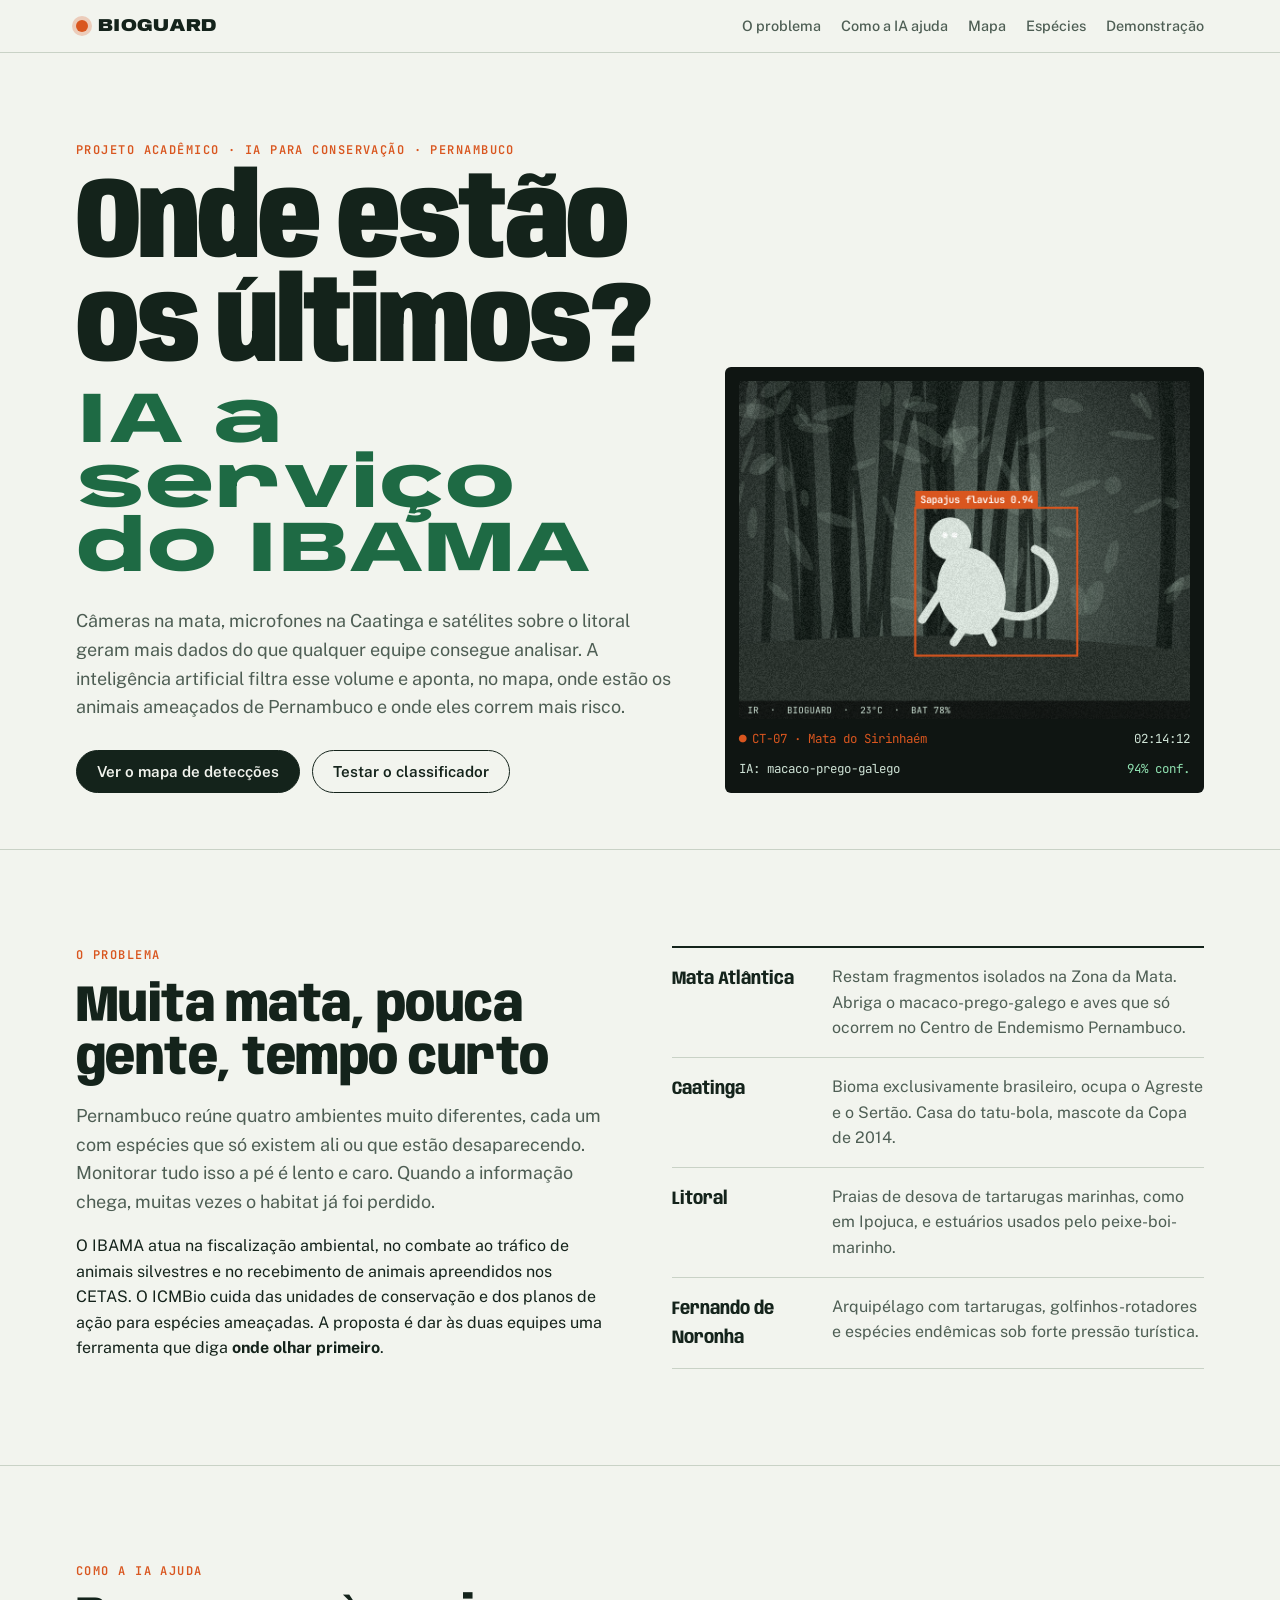
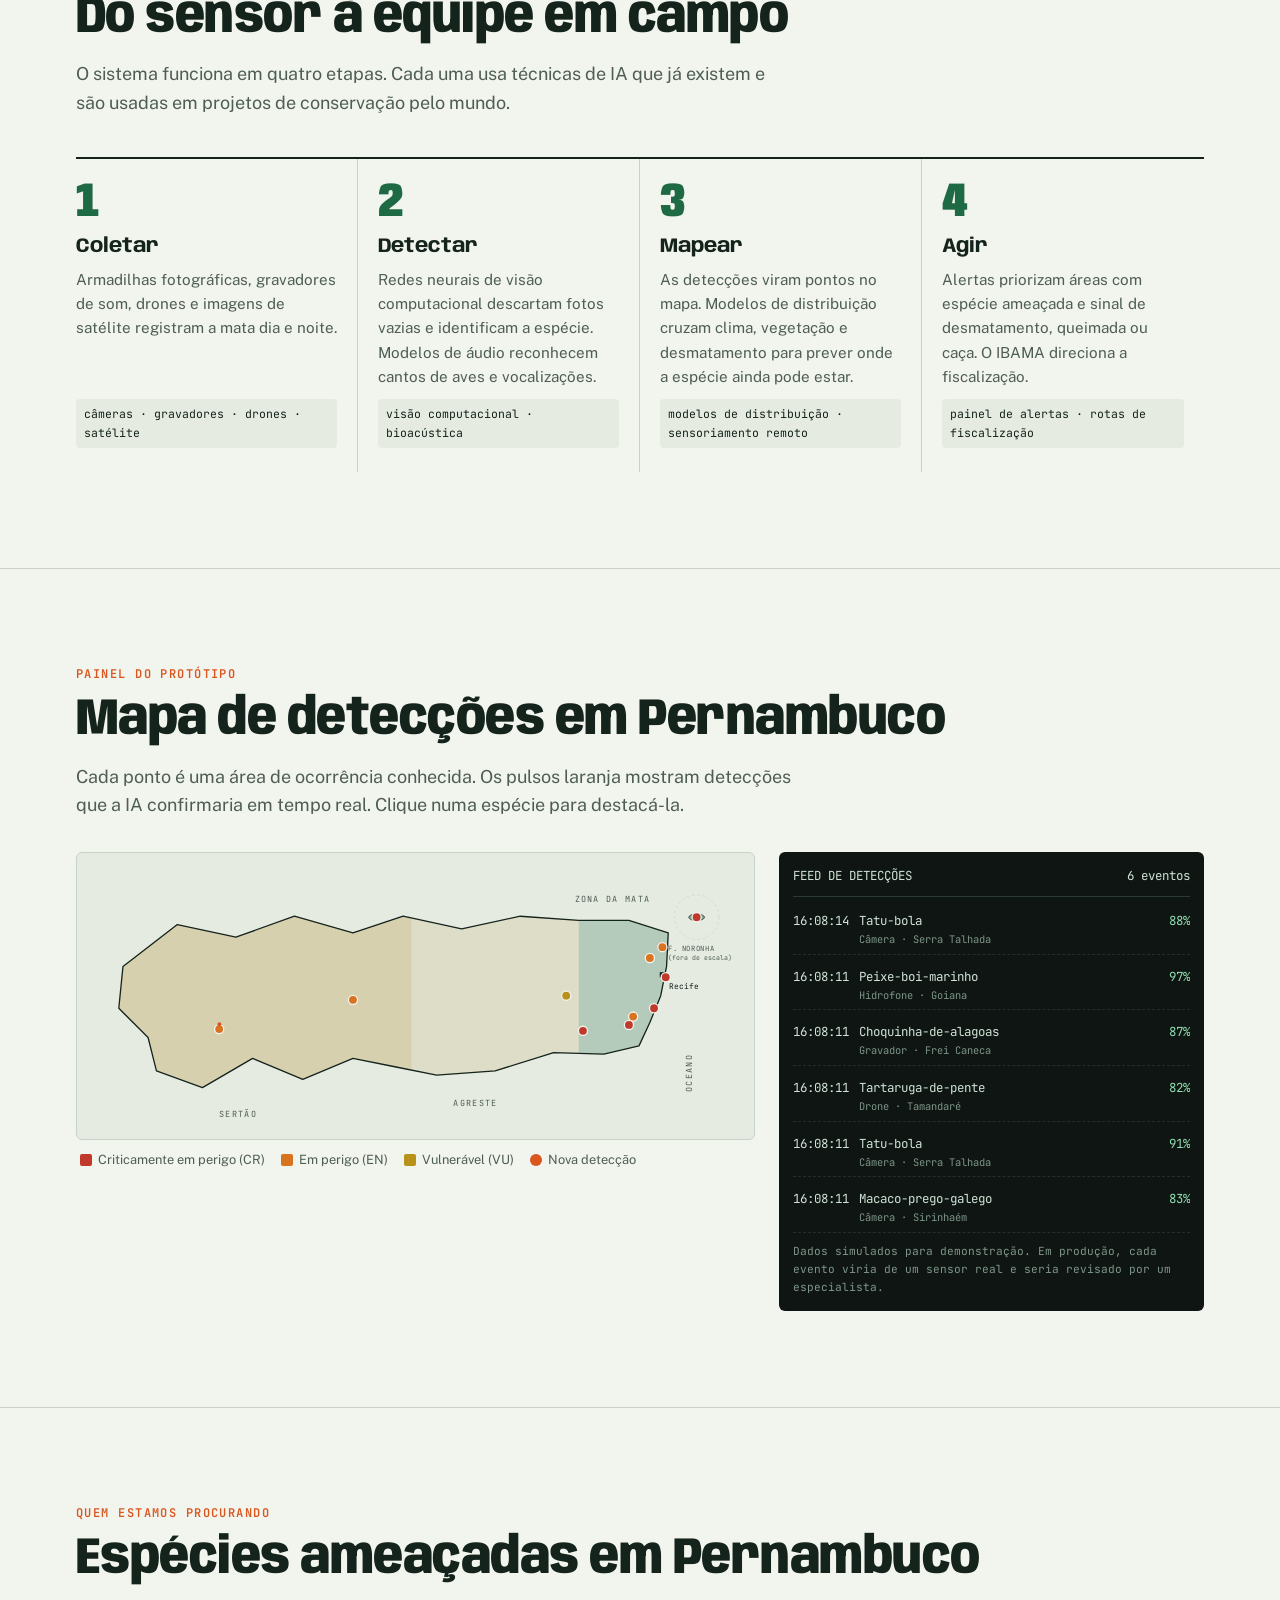
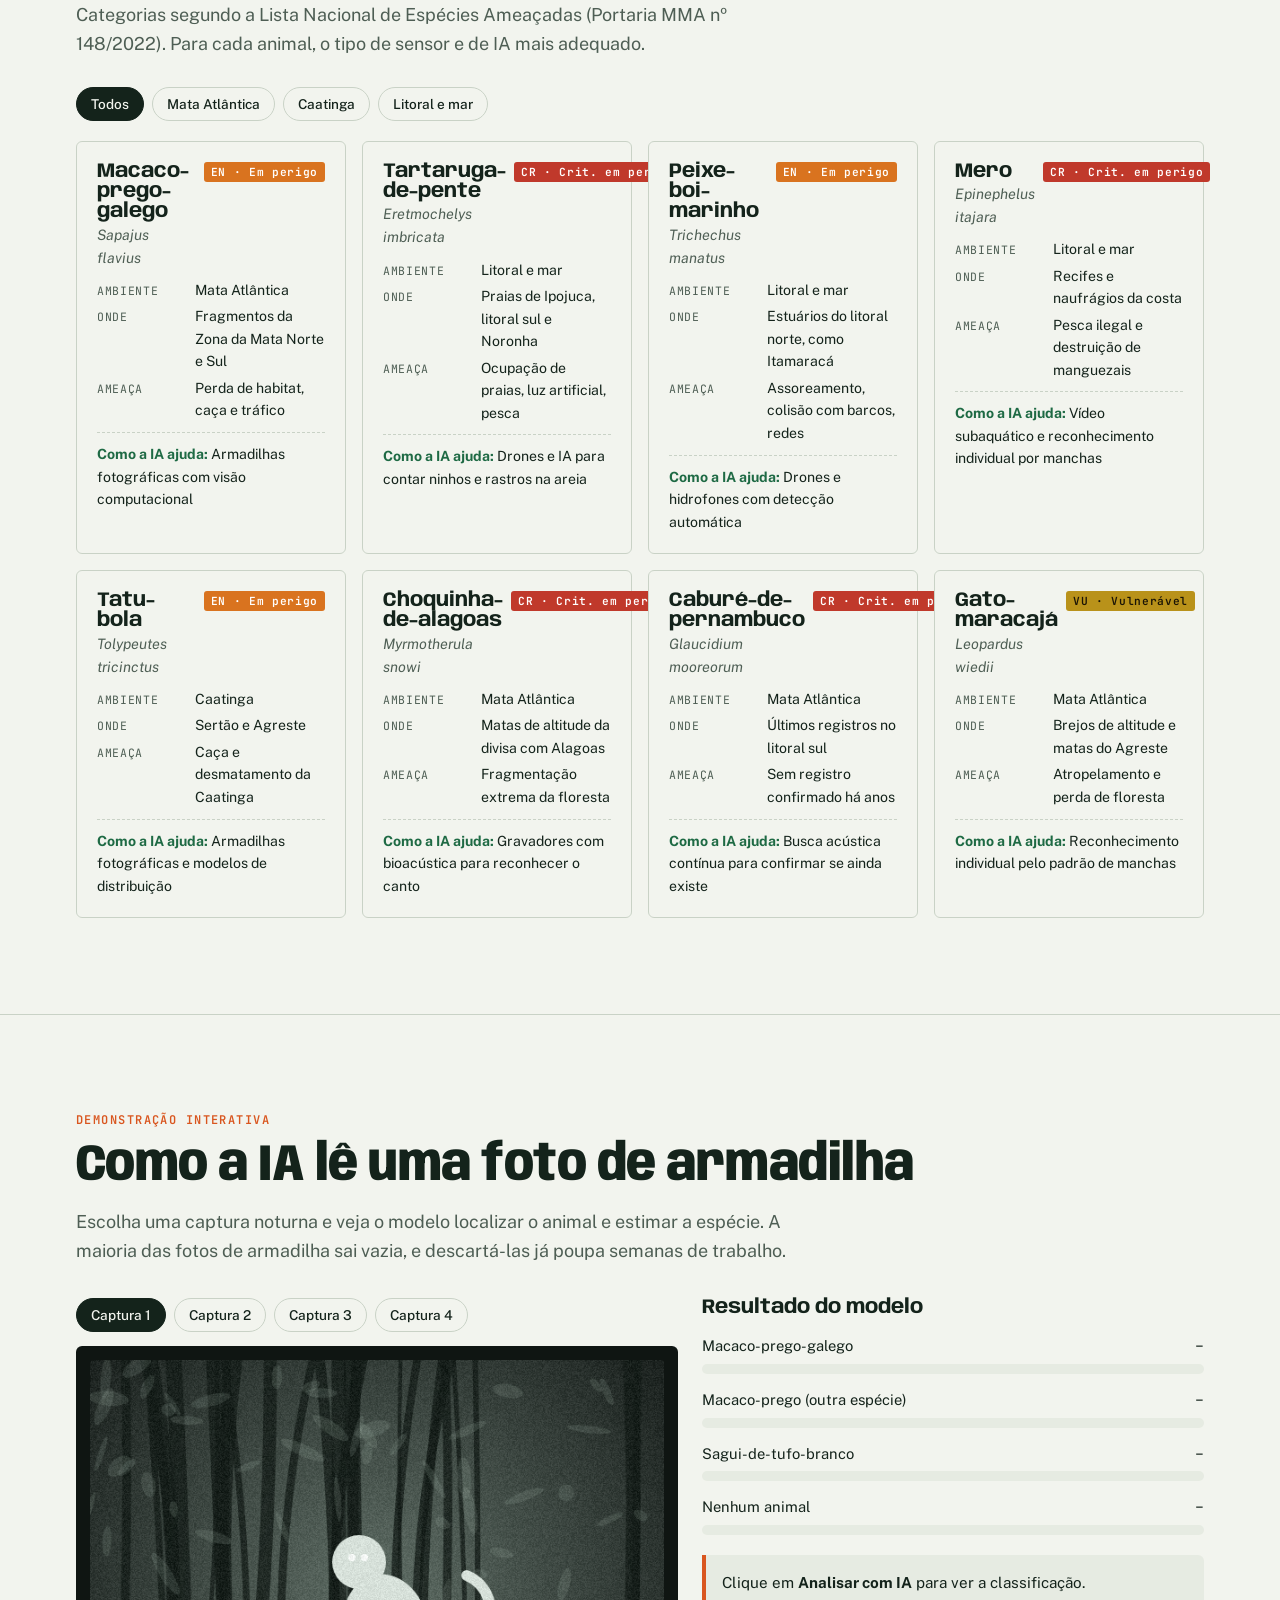
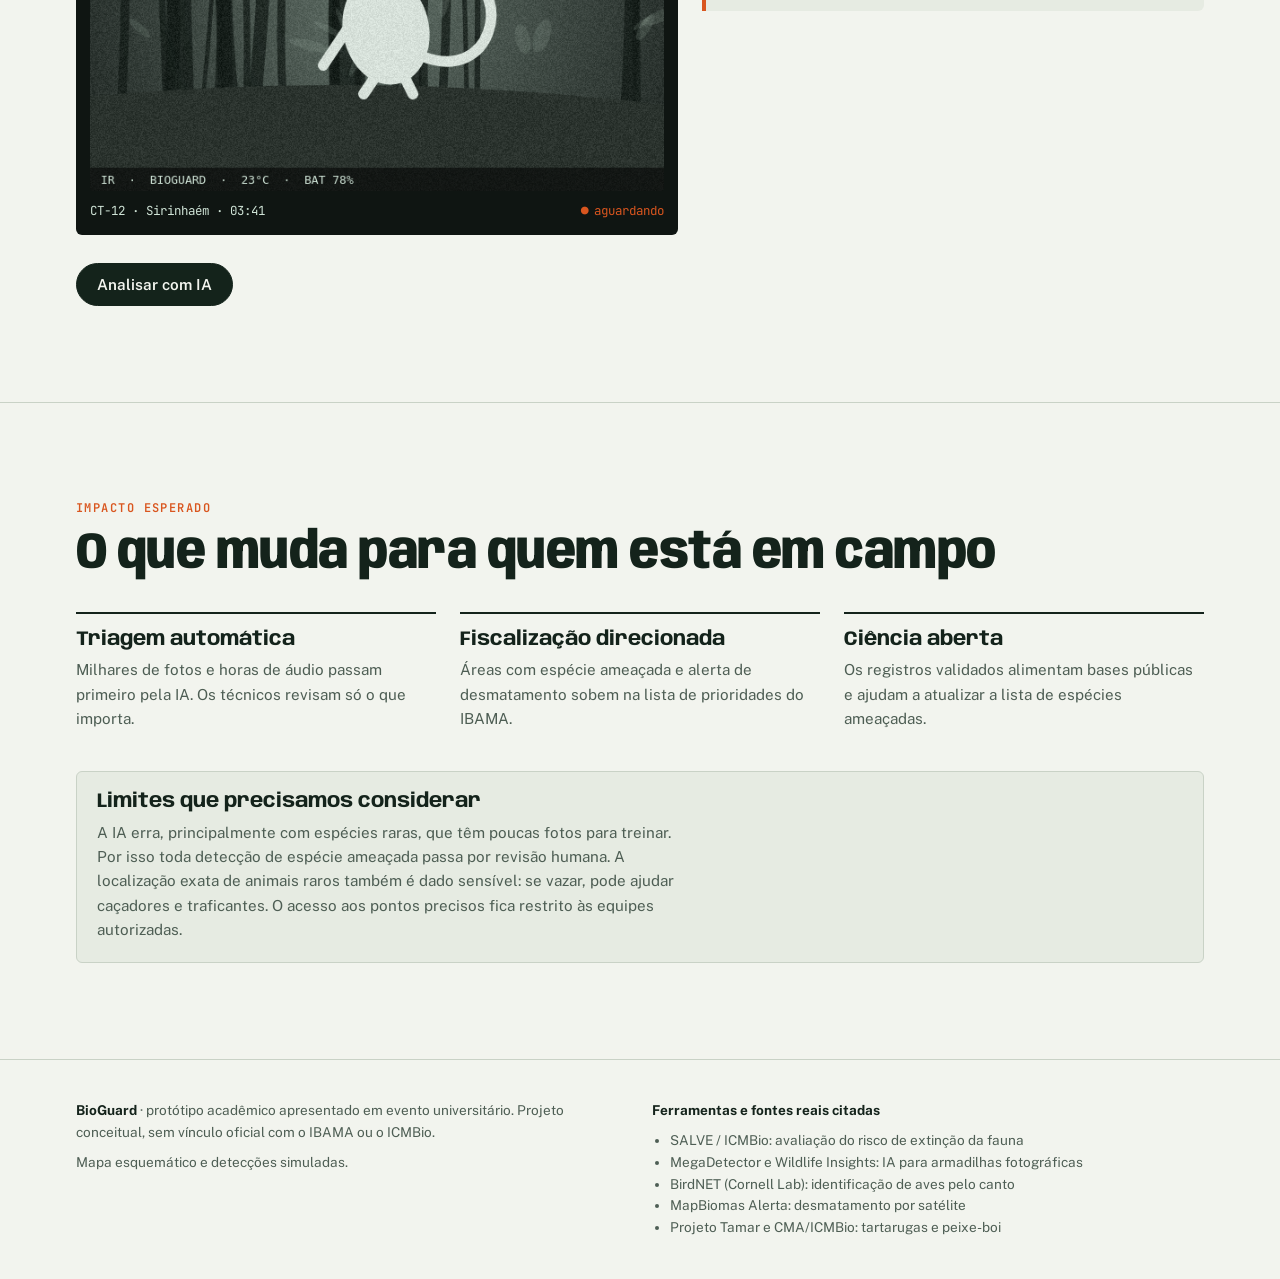
<file: index.html>
<!doctype html>
<html lang="pt-BR">
<head>
  <meta charset="utf-8">
  <meta name="viewport" content="width=device-width, initial-scale=1, viewport-fit=cover">
  <title>BioGuard</title>
  <link rel="preconnect" href="https://fonts.googleapis.com">
  <link rel="stylesheet" href="https://fonts.googleapis.com/css2?family=Anybody:wdth,wght@75..150,500..900&family=Public+Sans:wght@400;500;700&family=JetBrains+Mono:wght@400;600&display=swap">
  <link rel="stylesheet" href="style.css">
</head>
<body>
<nav class="top" aria-label="Seções">
  <div class="wrap">
    <a class="brand" href="#inicio"><i aria-hidden="true"></i>BIOGUARD</a>
    <ul>
      <li><a href="#problema">O problema</a></li>
      <li><a href="#como">Como a IA ajuda</a></li>
      <li><a href="#mapa">Mapa</a></li>
      <li><a href="#especies">Espécies</a></li>
      <li><a href="#demo">Demonstração</a></li>
    </ul>
  </div>
</nav>

<header class="hero" id="inicio">
  <div class="wrap hero-grid">
    <div>
      <p class="eyebrow">Projeto acadêmico · IA para conservação · Pernambuco</p>
      <h1 style="margin-top:14px">Onde estão os últimos?<em>IA a serviço do IBAMA</em></h1>
      <p class="lede">Câmeras na mata, microfones na Caatinga e satélites sobre o litoral geram mais dados do que qualquer equipe consegue analisar. A inteligência artificial filtra esse volume e aponta, no mapa, onde estão os animais ameaçados de Pernambuco e onde eles correm mais risco.</p>
      <div class="hero-actions">
        <a class="btn" href="#mapa">Ver o mapa de detecções</a>
        <a class="btn ghost" href="#demo">Testar o classificador</a>
      </div>
    </div>
    <figure class="trap" style="margin:0" aria-label="Simulação de uma armadilha fotográfica com detecção automática">
      <canvas id="heroCanvas" width="480" height="360"></canvas>
      <div class="hud"><span class="rec">CT-07 · Mata do Sirinhaém</span><span id="heroClock">02:14:09</span></div>
      <div class="hud"><span>IA: macaco-prego-galego</span><span style="color:#8FE0B0">94% conf.</span></div>
    </figure>
  </div>
</header>

<section id="problema">
  <div class="wrap two">
    <div class="stack">
      <p class="eyebrow">O problema</p>
      <h2>Muita mata, pouca gente, tempo curto</h2>
      <p class="lede">Pernambuco reúne quatro ambientes muito diferentes, cada um com espécies que só existem ali ou que estão desaparecendo. Monitorar tudo isso a pé é lento e caro. Quando a informação chega, muitas vezes o habitat já foi perdido.</p>
      <p>O IBAMA atua na fiscalização ambiental, no combate ao tráfico de animais silvestres e no recebimento de animais apreendidos nos CETAS. O ICMBio cuida das unidades de conservação e dos planos de ação para espécies ameaçadas. A proposta é dar às duas equipes uma ferramenta que diga <strong>onde olhar primeiro</strong>.</p>
    </div>
    <div class="facts" role="list">
      <div class="fact" role="listitem"><b>Mata Atlântica</b><span>Restam fragmentos isolados na Zona da Mata. Abriga o macaco-prego-galego e aves que só ocorrem no Centro de Endemismo Pernambuco.</span></div>
      <div class="fact" role="listitem"><b>Caatinga</b><span>Bioma exclusivamente brasileiro, ocupa o Agreste e o Sertão. Casa do tatu-bola, mascote da Copa de 2014.</span></div>
      <div class="fact" role="listitem"><b>Litoral</b><span>Praias de desova de tartarugas marinhas, como em Ipojuca, e estuários usados pelo peixe-boi-marinho.</span></div>
      <div class="fact" role="listitem"><b>Fernando de Noronha</b><span>Arquipélago com tartarugas, golfinhos-rotadores e espécies endêmicas sob forte pressão turística.</span></div>
    </div>
  </div>
</section>

<section id="como">
  <div class="wrap">
    <p class="eyebrow">Como a IA ajuda</p>
    <h2 style="margin-top:10px">Do sensor à equipe em campo</h2>
    <p class="lede" style="margin-top:16px">O sistema funciona em quatro etapas. Cada uma usa técnicas de IA que já existem e são usadas em projetos de conservação pelo mundo.</p>
    <div class="steps">
      <div class="step"><span class="n">1</span><h3>Coletar</h3><p>Armadilhas fotográficas, gravadores de som, drones e imagens de satélite registram a mata dia e noite.</p><span class="tools">câmeras · gravadores · drones · satélite</span></div>
      <div class="step"><span class="n">2</span><h3>Detectar</h3><p>Redes neurais de visão computacional descartam fotos vazias e identificam a espécie. Modelos de áudio reconhecem cantos de aves e vocalizações.</p><span class="tools">visão computacional · bioacústica</span></div>
      <div class="step"><span class="n">3</span><h3>Mapear</h3><p>As detecções viram pontos no mapa. Modelos de distribuição cruzam clima, vegetação e desmatamento para prever onde a espécie ainda pode estar.</p><span class="tools">modelos de distribuição · sensoriamento remoto</span></div>
      <div class="step"><span class="n">4</span><h3>Agir</h3><p>Alertas priorizam áreas com espécie ameaçada e sinal de desmatamento, queimada ou caça. O IBAMA direciona a fiscalização.</p><span class="tools">painel de alertas · rotas de fiscalização</span></div>
    </div>
  </div>
</section>

<section id="mapa">
  <div class="wrap">
    <p class="eyebrow">Painel do protótipo</p>
    <h2 style="margin-top:10px">Mapa de detecções em Pernambuco</h2>
    <p class="lede" style="margin-top:16px">Cada ponto é uma área de ocorrência conhecida. Os pulsos laranja mostram detecções que a IA confirmaria em tempo real. Clique numa espécie para destacá-la.</p>
    <div class="map-grid">
      <div>
        <div class="map-box"><svg id="map" viewBox="0 0 1000 400" role="img" aria-label="Mapa esquemático de Pernambuco com pontos de ocorrência de espécies ameaçadas"></svg></div>
        <div class="legend">
          <span><i style="background:var(--cr)"></i>Criticamente em perigo (CR)</span>
          <span><i style="background:var(--en)"></i>Em perigo (EN)</span>
          <span><i style="background:var(--vu)"></i>Vulnerável (VU)</span>
          <span><i style="background:var(--colete);border-radius:50%"></i>Nova detecção</span>
        </div>
      </div>
      <div class="feed" aria-live="polite">
        <header><span>FEED DE DETECÇÕES</span><span class="mono" id="count">0 eventos</span></header>
        <ol id="feedList"></ol>
        <p class="note">Dados simulados para demonstração. Em produção, cada evento viria de um sensor real e seria revisado por um especialista.</p>
      </div>
    </div>
  </div>
</section>

<section id="especies">
  <div class="wrap">
    <p class="eyebrow">Quem estamos procurando</p>
    <h2 style="margin-top:10px">Espécies ameaçadas em Pernambuco</h2>
    <p class="lede" style="margin-top:16px">Categorias segundo a Lista Nacional de Espécies Ameaçadas (Portaria MMA nº 148/2022). Para cada animal, o tipo de sensor e de IA mais adequado.</p>
    <div class="filters" role="group" aria-label="Filtrar por ambiente">
      <button class="chip" aria-pressed="true" data-f="todos">Todos</button>
      <button class="chip" aria-pressed="false" data-f="Mata Atlântica">Mata Atlântica</button>
      <button class="chip" aria-pressed="false" data-f="Caatinga">Caatinga</button>
      <button class="chip" aria-pressed="false" data-f="Marinho">Litoral e mar</button>
    </div>
    <div class="species" id="speciesGrid"></div>
  </div>
</section>

<section id="demo">
  <div class="wrap">
    <p class="eyebrow">Demonstração interativa</p>
    <h2 style="margin-top:10px">Como a IA lê uma foto de armadilha</h2>
    <p class="lede" style="margin-top:16px">Escolha uma captura noturna e veja o modelo localizar o animal e estimar a espécie. A maioria das fotos de armadilha sai vazia, e descartá-las já poupa semanas de trabalho.</p>
    <div class="demo">
      <div>
        <div class="samples" role="group" aria-label="Capturas de exemplo">
          <button class="chip" aria-pressed="true" data-s="macaco">Captura 1</button>
          <button class="chip" aria-pressed="false" data-s="tatu">Captura 2</button>
          <button class="chip" aria-pressed="false" data-s="gato">Captura 3</button>
          <button class="chip" aria-pressed="false" data-s="vazio">Captura 4</button>
        </div>
        <figure class="trap" style="margin:0">
          <canvas id="demoCanvas" width="640" height="480"></canvas>
          <div class="hud"><span id="demoMeta">CT-12 · 03:41 · 23°C</span><span id="demoStatus" class="rec">aguardando</span></div>
        </figure>
        <div class="hero-actions"><button class="btn" id="runBtn">Analisar com IA</button></div>
      </div>
      <div>
        <h3>Resultado do modelo</h3>
        <div class="bars" id="bars" style="margin-top:16px"></div>
        <div class="verdict" id="verdict"><p>Clique em <strong>Analisar com IA</strong> para ver a classificação.</p></div>
      </div>
    </div>
  </div>
</section>

<section id="impacto">
  <div class="wrap">
    <p class="eyebrow">Impacto esperado</p>
    <h2 style="margin-top:10px">O que muda para quem está em campo</h2>
    <div class="impact">
      <div><h3>Triagem automática</h3><p>Milhares de fotos e horas de áudio passam primeiro pela IA. Os técnicos revisam só o que importa.</p></div>
      <div><h3>Fiscalização direcionada</h3><p>Áreas com espécie ameaçada e alerta de desmatamento sobem na lista de prioridades do IBAMA.</p></div>
      <div><h3>Ciência aberta</h3><p>Os registros validados alimentam bases públicas e ajudam a atualizar a lista de espécies ameaçadas.</p></div>
    </div>
    <div class="caveat">
      <h3>Limites que precisamos considerar</h3>
      <p style="margin-top:8px">A IA erra, principalmente com espécies raras, que têm poucas fotos para treinar. Por isso toda detecção de espécie ameaçada passa por revisão humana. A localização exata de animais raros também é dado sensível: se vazar, pode ajudar caçadores e traficantes. O acesso aos pontos precisos fica restrito às equipes autorizadas.</p>
    </div>
  </div>
</section>

<footer>
  <div class="wrap cols">
    <div>
      <p><strong style="color:var(--ink)">BioGuard</strong> · protótipo acadêmico apresentado em evento universitário. Projeto conceitual, sem vínculo oficial com o IBAMA ou o ICMBio.</p>
      <p style="margin-top:8px">Mapa esquemático e detecções simuladas.</p>
    </div>
    <div>
      <strong style="color:var(--ink)">Ferramentas e fontes reais citadas</strong>
      <ul>
        <li>SALVE / ICMBio: avaliação do risco de extinção da fauna</li>
        <li>MegaDetector e Wildlife Insights: IA para armadilhas fotográficas</li>
        <li>BirdNET (Cornell Lab): identificação de aves pelo canto</li>
        <li>MapBiomas Alerta: desmatamento por satélite</li>
        <li>Projeto Tamar e CMA/ICMBio: tartarugas e peixe-boi</li>
      </ul>
    </div>
  </div>
</footer>

<script src="script.js"></script>
</body>
</html>
</file>
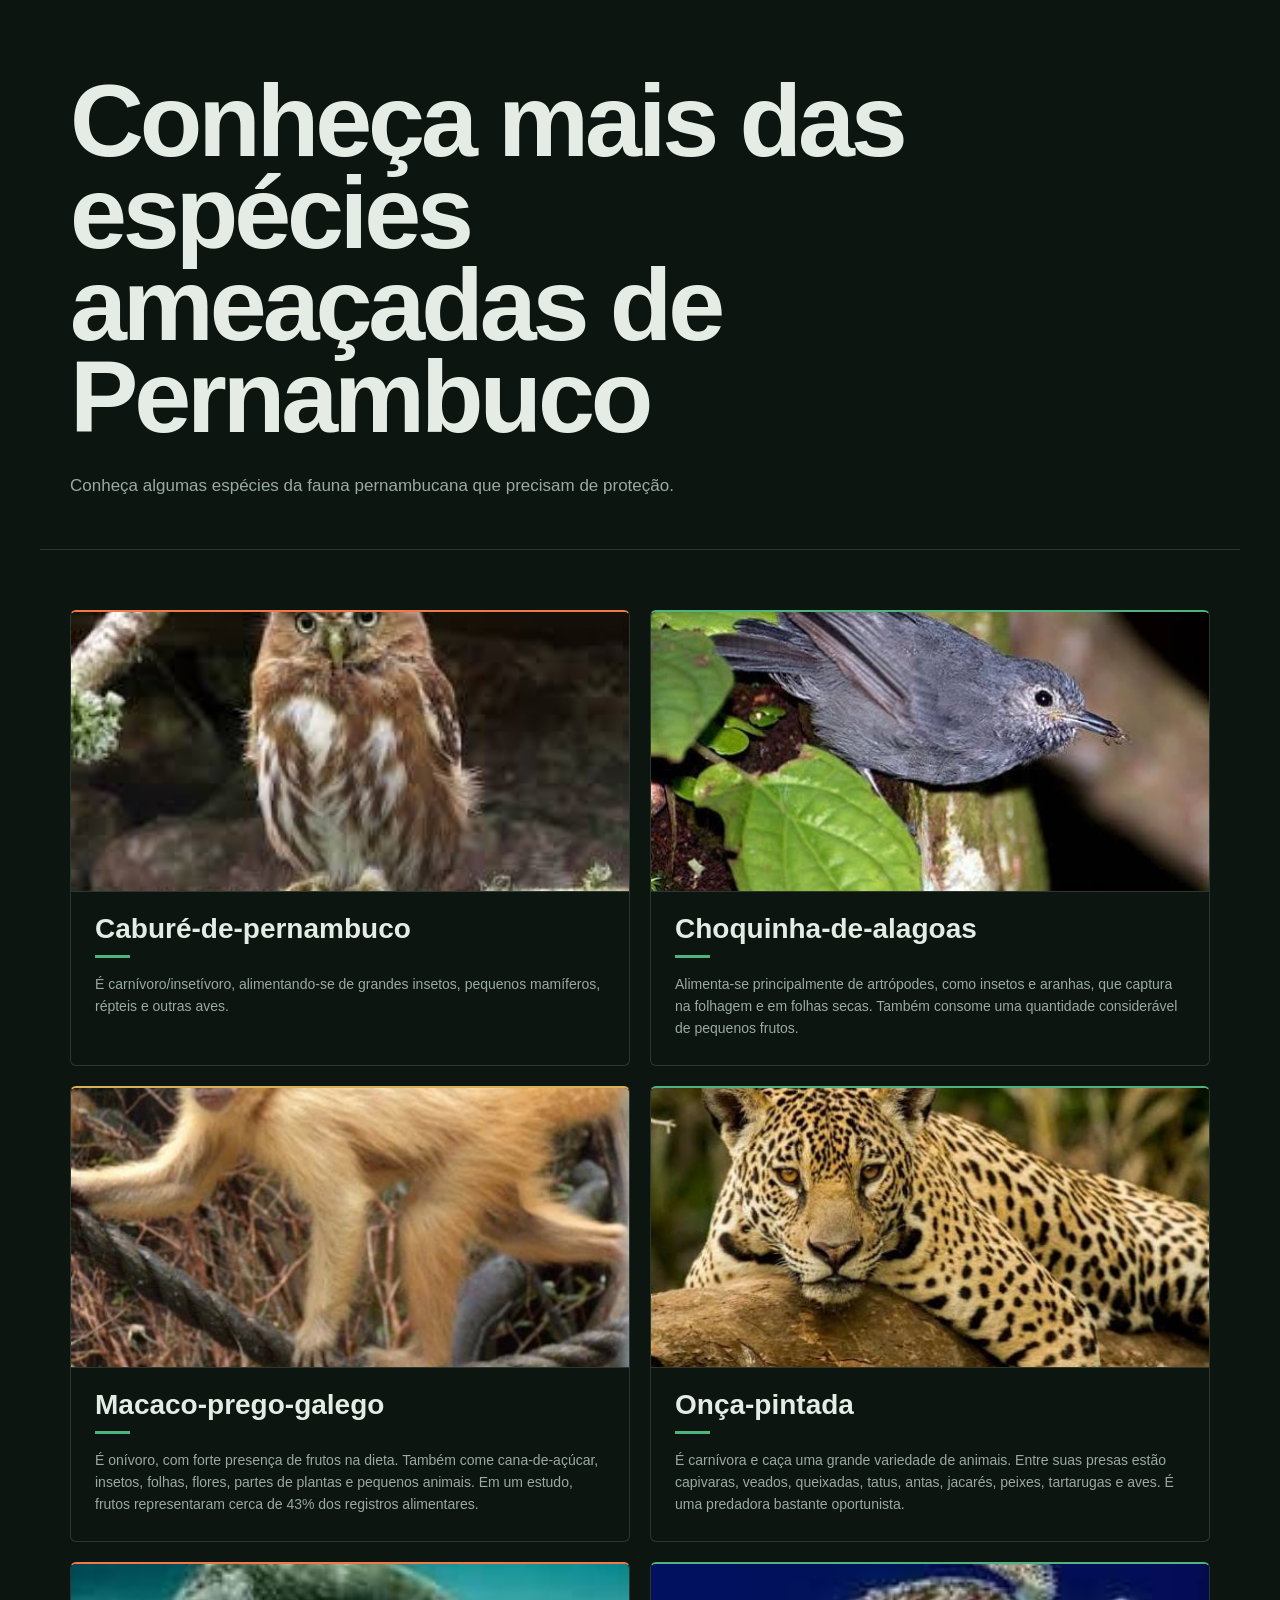
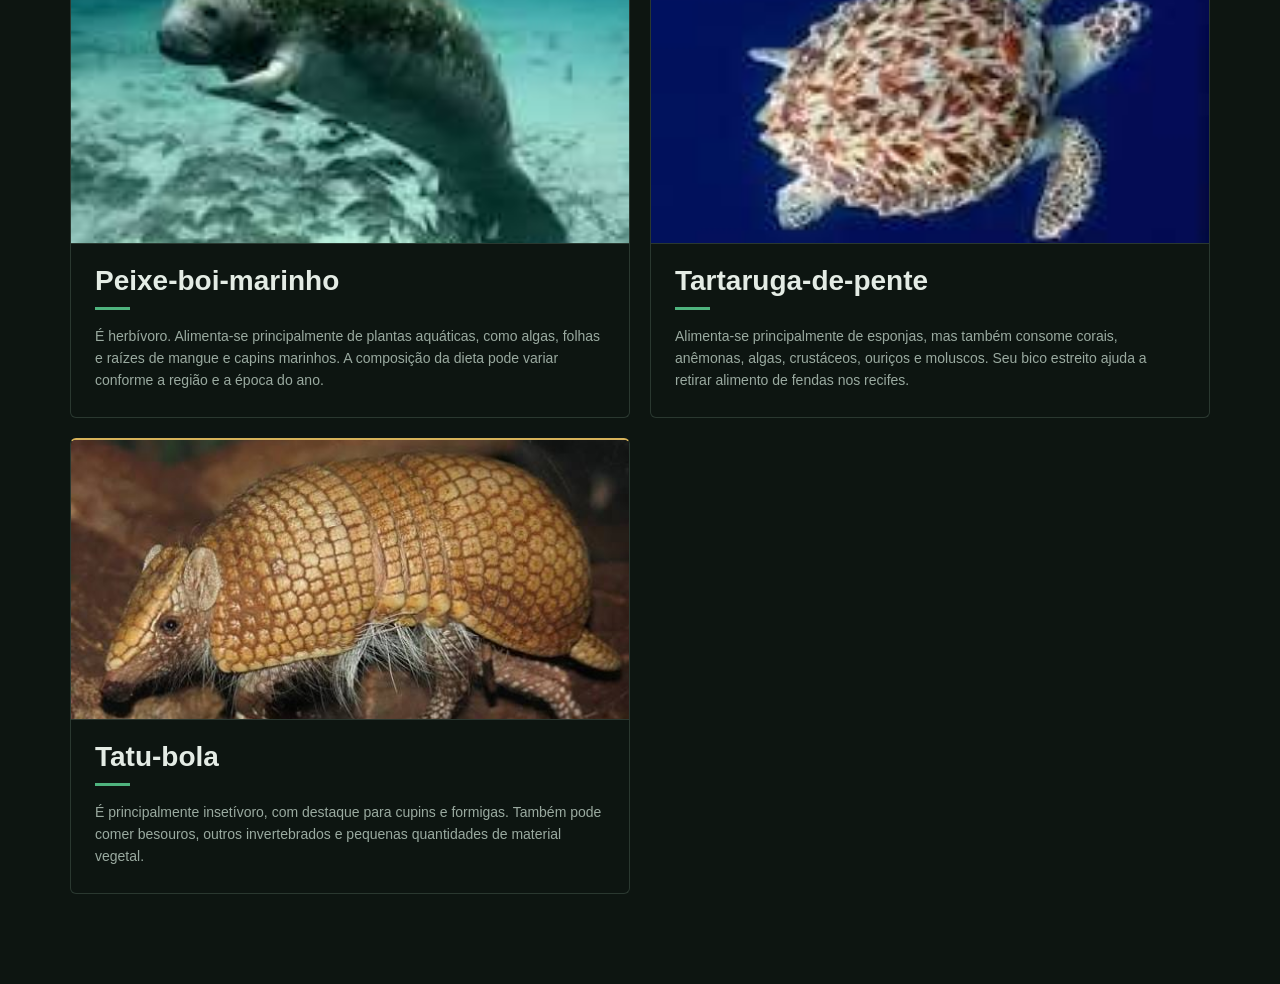
<file: extra/index.html>
<!DOCTYPE html>
<html lang="pt-br">

<head>
    <meta charset="UTF-8">
    <meta name="viewport" content="width=device-width, initial-scale=1.0">

    <title>Conheça mais</title>

    <link rel="stylesheet" href="extra.css">
</head>

<body>

    <header>
        <h1>Conheça mais das espécies ameaçadas de Pernambuco</h1>

        <p>
            Conheça algumas espécies da fauna pernambucana que precisam de proteção.
        </p>
    </header>


    <main>

        <section class="animais">


            <!-- Animal 1 -->
            <div class="animal-card">

                <div class="animal-imagem">
                    <img src="../imagens/cabure.jpeg" alt="Caburé-de-pernambuco">
                </div>

                <div class="animal-info">
                    <h2>Caburé-de-pernambuco</h2>
                    <p>É carnívoro/insetívoro, alimentando-se de grandes insetos, pequenos mamíferos, répteis e outras aves.</p>
                </div>

            </div>


            <!-- Animal 2 -->
            <div class="animal-card">

                <div class="animal-imagem">
                    <img src="../imagens/choquita.jpeg" alt="Choquinha-de-alagoas">
                </div>

                <div class="animal-info">
                    <h2>Choquinha-de-alagoas</h2>
                    <p>Alimenta-se principalmente de artrópodes, como insetos e aranhas, que captura na folhagem e em folhas secas. Também consome uma quantidade considerável de pequenos frutos.</p>
                </div>

            </div>


            <!-- Animal 3 -->
            <div class="animal-card">

                <div class="animal-imagem">
                    <img src="../imagens/macaco.jpeg" alt="Macaco-prego-galego">
                </div>

                <div class="animal-info">
                    <h2>Macaco-prego-galego</h2>
                    <p>É onívoro, com forte presença de frutos na dieta. Também come cana-de-açúcar, insetos, folhas, flores, partes de plantas e pequenos animais. Em um estudo, frutos representaram cerca de 43% dos registros alimentares.</p>
                </div>

            </div>


            <!-- Animal 4 -->
            <div class="animal-card">

                <div class="animal-imagem">
                    <img src="../imagens/onca.jpeg" alt="Onça-pintada">
                </div>

                <div class="animal-info">
                    <h2>Onça-pintada</h2>
                    <p>É carnívora e caça uma grande variedade de animais. Entre suas presas estão capivaras, veados, queixadas, tatus, antas, jacarés, peixes, tartarugas e aves. É uma predadora bastante oportunista.</p>
                </div>

            </div>


            <!-- Animal 5 -->
            <div class="animal-card">

                <div class="animal-imagem">
                    <img src="../imagens/peixe-boi.jpeg" alt="Peixe-boi-marinho">
                </div>

                <div class="animal-info">
                    <h2>Peixe-boi-marinho</h2>
                    <p>É herbívoro. Alimenta-se principalmente de plantas aquáticas, como algas, folhas e raízes de mangue e capins marinhos. A composição da dieta pode variar conforme a região e a época do ano.</p>
                </div>

            </div>


            <!-- Animal 6 -->
            <div class="animal-card">

                <div class="animal-imagem">
                    <img src="../imagens/tartaruga.jpeg" alt="Tartaruga-de-pente">
                </div>

                <div class="animal-info">
                    <h2>Tartaruga-de-pente</h2>
                    <p>Alimenta-se principalmente de esponjas, mas também consome corais, anêmonas, algas, crustáceos, ouriços e moluscos. Seu bico estreito ajuda a retirar alimento de fendas nos recifes.</p>
                </div>

            </div>


            <!-- Animal 7 -->
            <div class="animal-card">

                <div class="animal-imagem">
                    <img src="../imagens/tatu.jpeg" alt="Tatu-bola">
                </div>

                <div class="animal-info">
                    <h2>Tatu-bola</h2>
                    <p>É principalmente insetívoro, com destaque para cupins e formigas. Também pode comer besouros, outros invertebrados e pequenas quantidades de material vegetal.</p>
                </div>

            </div>


        </section>

    </main>

</body>

</html>
</file>
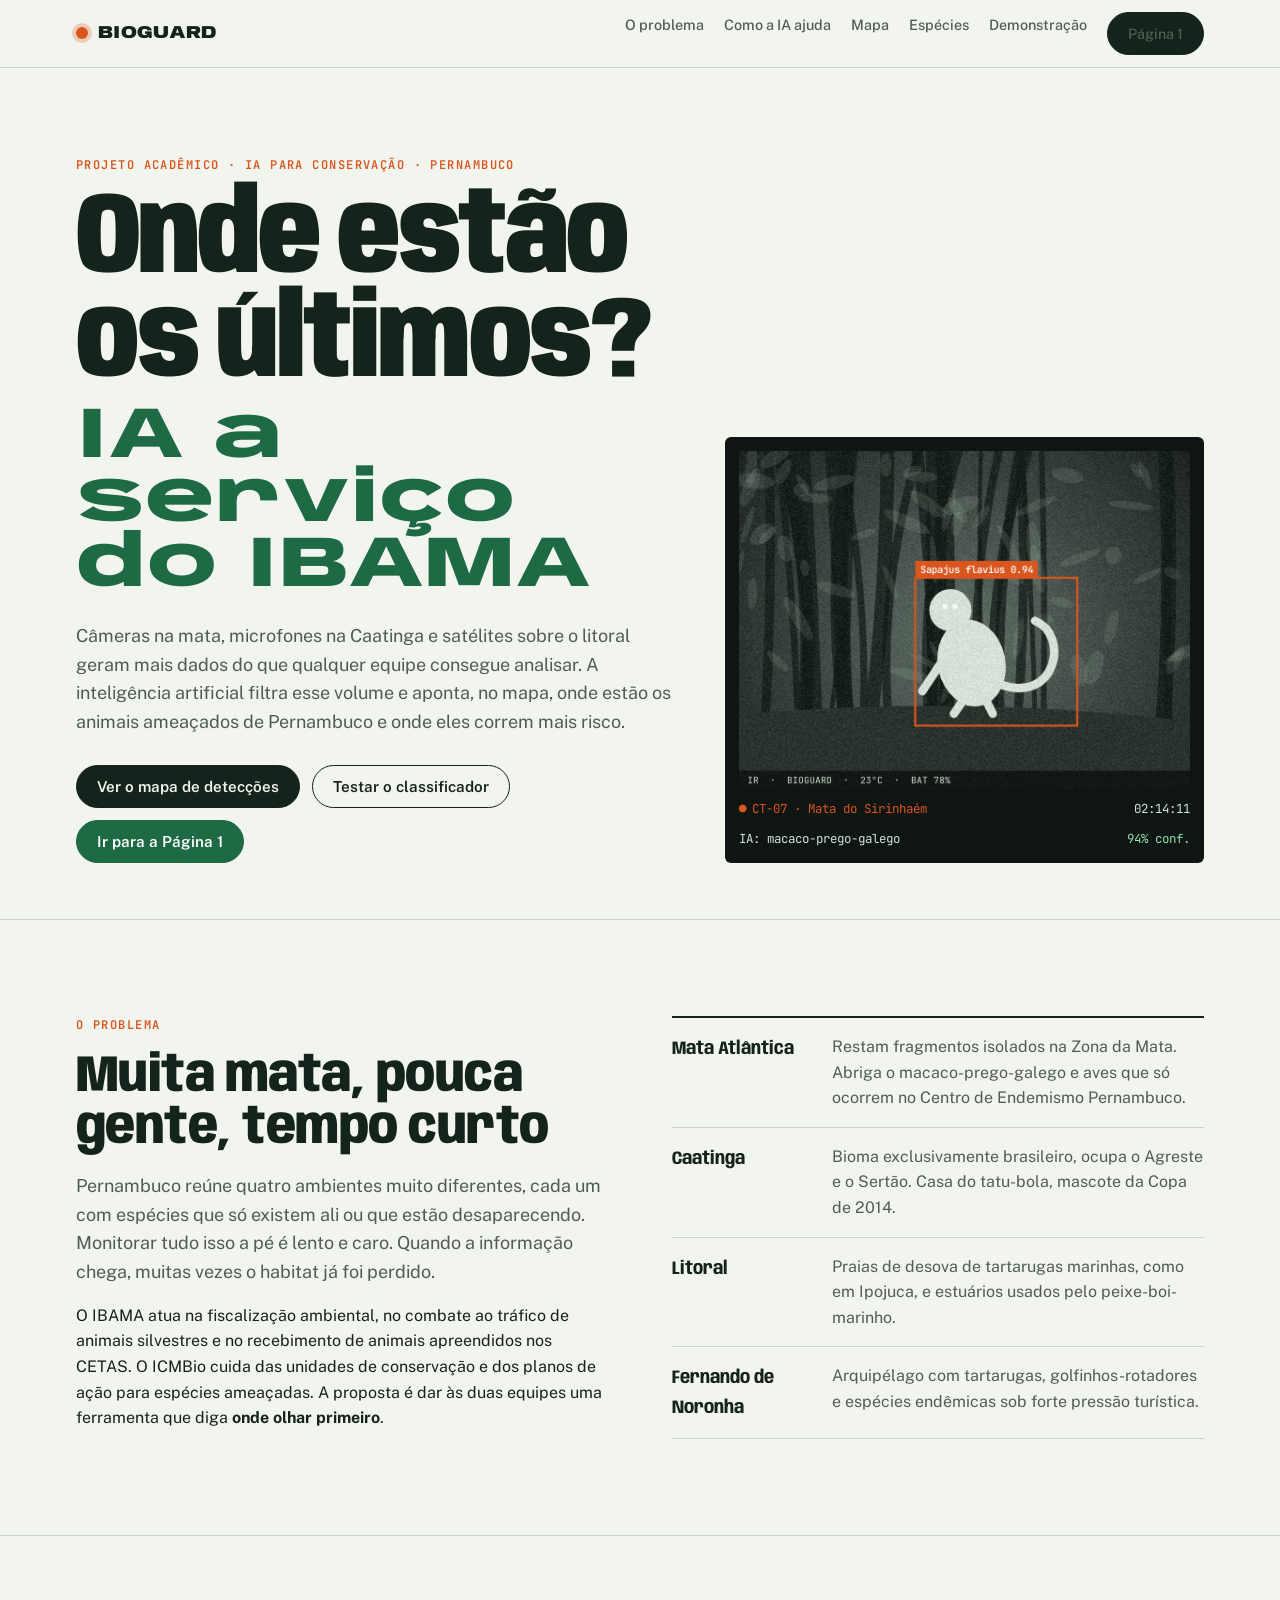
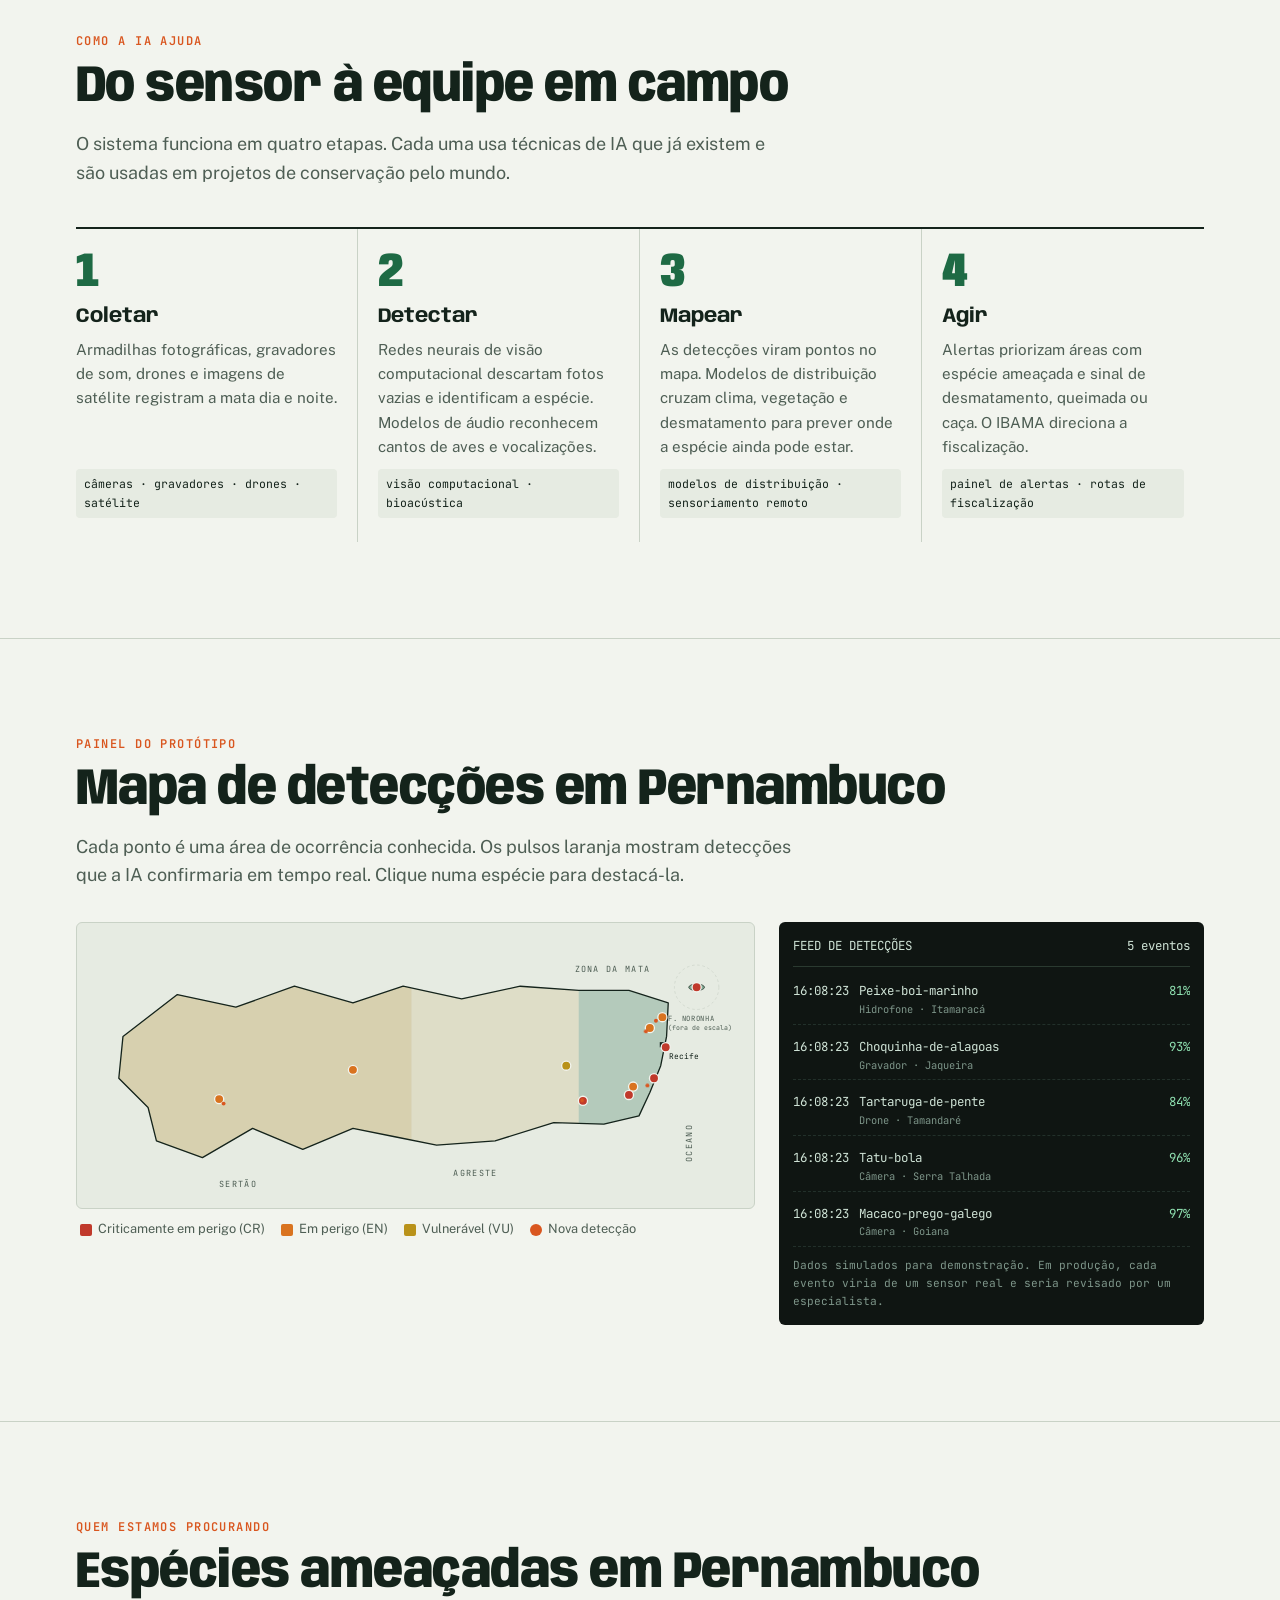
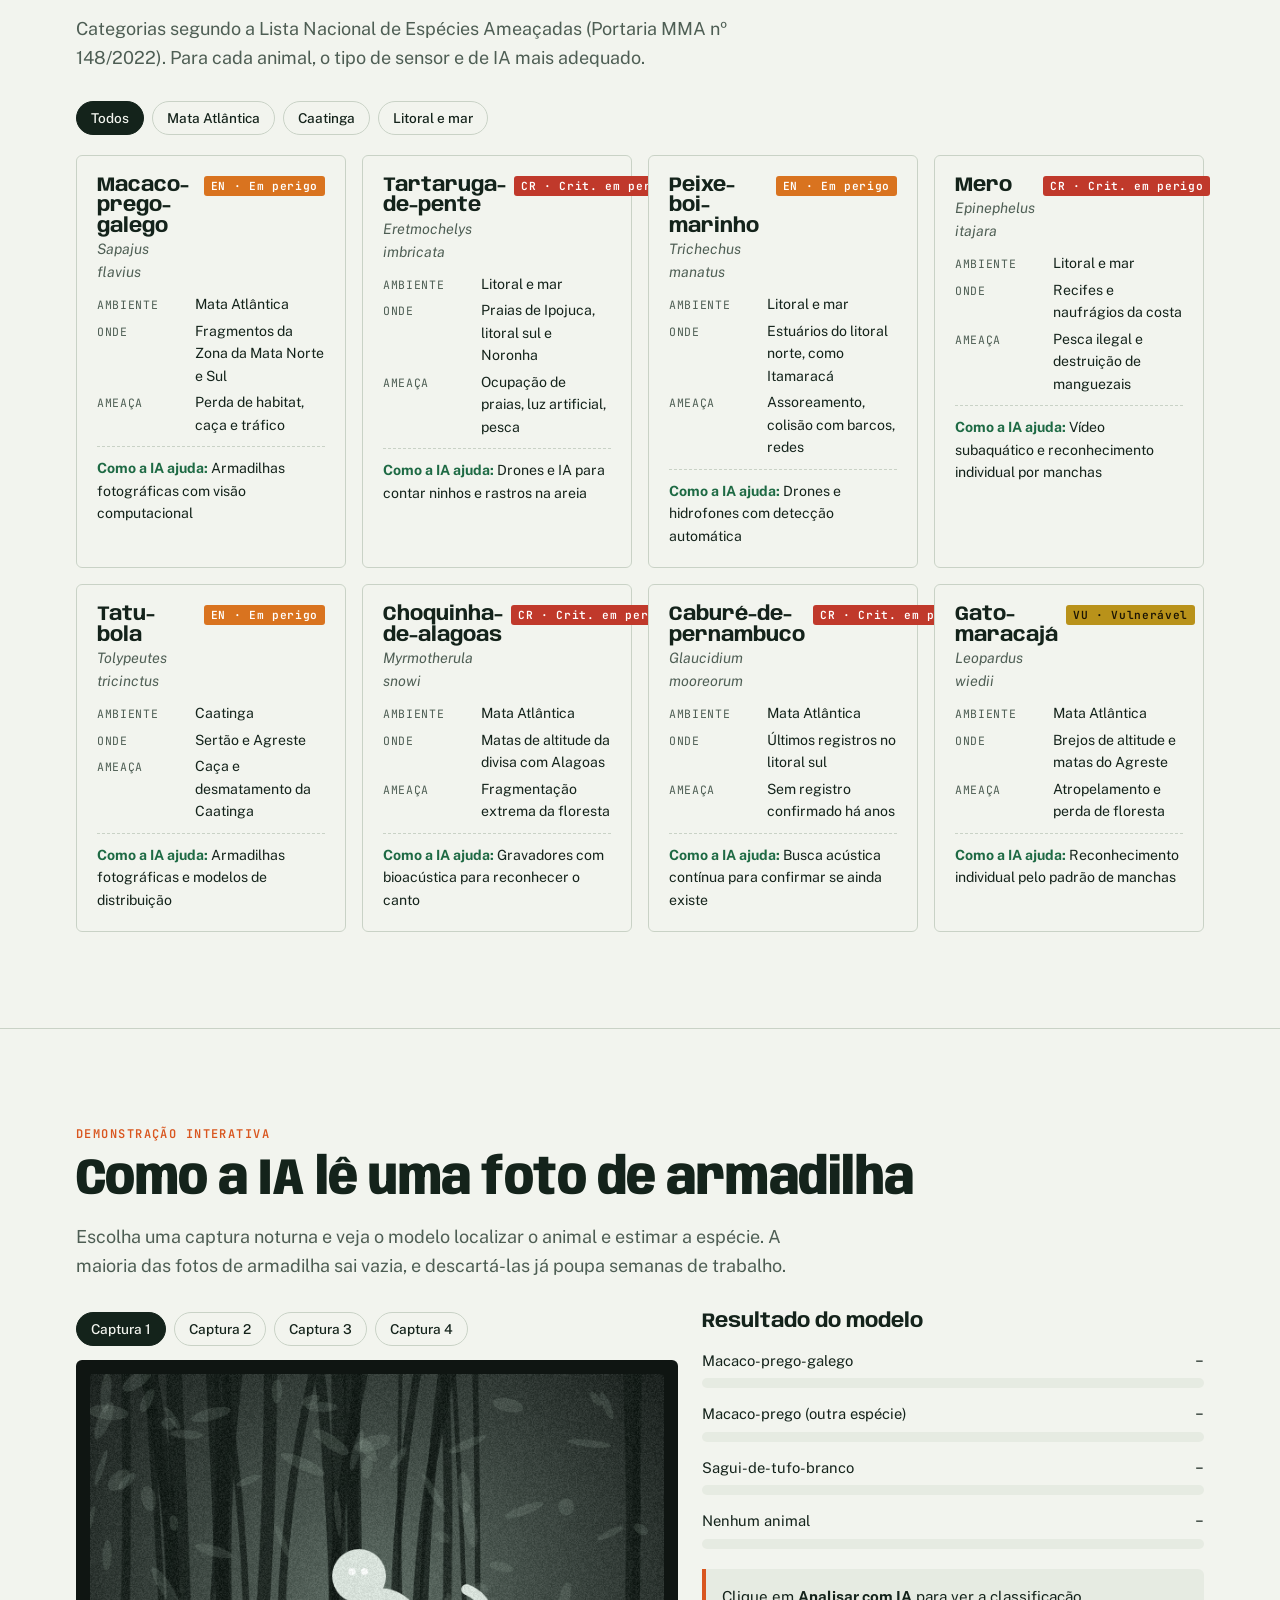
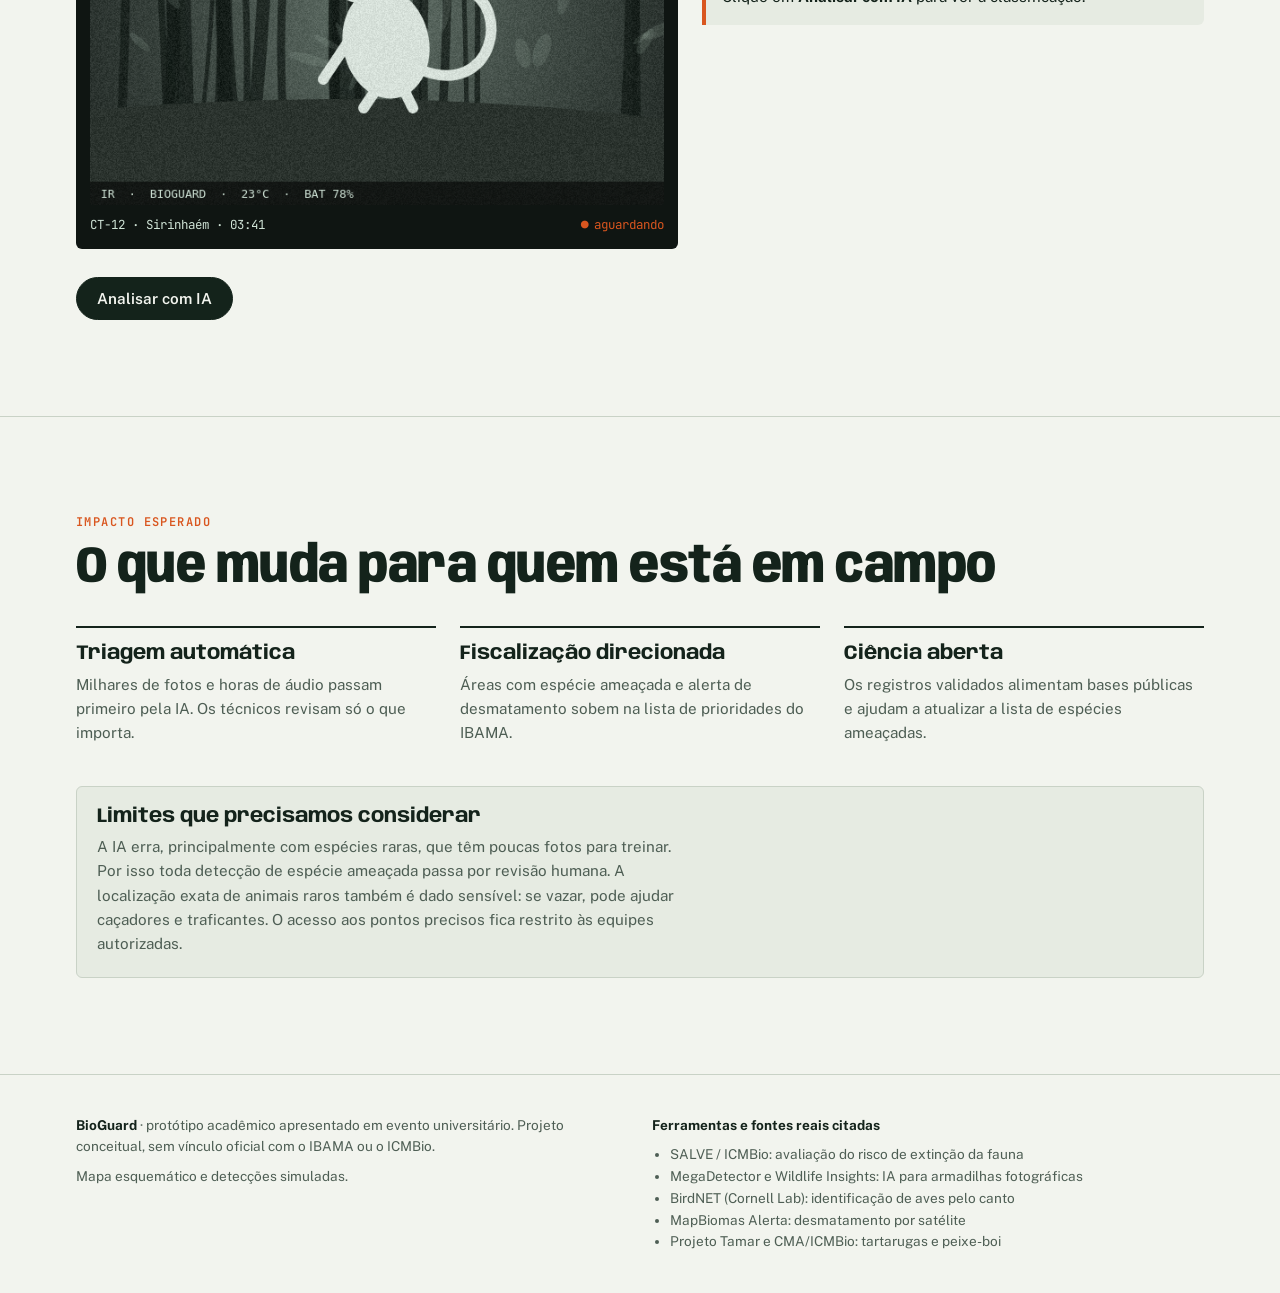
<file: frontend/index.html>
<!doctype html>
<html lang="pt-BR">
<head>
  <meta charset="utf-8">
  <meta name="viewport" content="width=device-width, initial-scale=1, viewport-fit=cover">
  <title>BioGuard</title>
  <link rel="preconnect" href="https://fonts.googleapis.com">
  <link rel="stylesheet" href="https://fonts.googleapis.com/css2?family=Anybody:wdth,wght@75..150,500..900&family=Public+Sans:wght@400;500;700&family=JetBrains+Mono:wght@400;600&display=swap">
  <link rel="stylesheet" href="style.css">
</head>
<body>
<nav class="top" aria-label="Seções">
  <div class="wrap">
    <a class="brand" href="#inicio"><i aria-hidden="true"></i>BIOGUARD</a>
    <ul>
      <li><a href="#problema">O problema</a></li>
      <li><a href="#como">Como a IA ajuda</a></li>
      <li><a href="#mapa">Mapa</a></li>
      <li><a href="#especies">Espécies</a></li>
      <li><a href="#demo">Demonstração</a></li>
      
      <!-- ============================================== -->
      <!-- LINK ADICIONADO NO MENU (Aponta para a pagina_1) -->
      <!-- ============================================== -->
      <li><a class="btn" href="./pagina_1/index.html" ...>Página 1</a></li>
    </ul>
  </div>
</nav>

<header class="hero" id="inicio">
  <div class="wrap hero-grid">
    <div>
      <p class="eyebrow">Projeto acadêmico · IA para conservação · Pernambuco</p>
      <h1 style="margin-top:14px">Onde estão os últimos?<em>IA a serviço do IBAMA</em></h1>
      <p class="lede">Câmeras na mata, microfones na Caatinga e satélites sobre o litoral geram mais dados do que qualquer equipe consegue analisar. A inteligência artificial filtra esse volume e aponta, no mapa, onde estão os animais ameaçados de Pernambuco e onde eles correm mais risco.</p>
      
      <div class="hero-actions">
        <a class="btn" href="#mapa">Ver o mapa de detecções</a>
        <a class="btn ghost" href="#demo">Testar o classificador</a>
        
        <!-- ============================================== -->
        <!-- BOTÃO ADICIONADO NO TOPO (Aponta para pagina_1) -->
        <!-- ============================================== -->
        <a class="btn" href="../pagina_1/index.html" style="background: var(--mata); border-color: var(--mata); color: #fff;">Ir para a Página 1</a>
      </div>

    </div>
    <figure class="trap" style="margin:0" aria-label="Simulação de uma armadilha fotográfica com detecção automática">
      <canvas id="heroCanvas" width="480" height="360"></canvas>
      <div class="hud"><span class="rec">CT-07 · Mata do Sirinhaém</span><span id="heroClock">02:14:09</span></div>
      <div class="hud"><span>IA: macaco-prego-galego</span><span style="color:#8FE0B0">94% conf.</span></div>
    </figure>
  </div>
</header>

<section id="problema">
  <div class="wrap two">
    <div class="stack">
      <p class="eyebrow">O problema</p>
      <h2>Muita mata, pouca gente, tempo curto</h2>
      <p class="lede">Pernambuco reúne quatro ambientes muito diferentes, cada um com espécies que só existem ali ou que estão desaparecendo. Monitorar tudo isso a pé é lento e caro. Quando a informação chega, muitas vezes o habitat já foi perdido.</p>
      <p>O IBAMA atua na fiscalização ambiental, no combate ao tráfico de animais silvestres e no recebimento de animais apreendidos nos CETAS. O ICMBio cuida das unidades de conservação e dos planos de ação para espécies ameaçadas. A proposta é dar às duas equipes uma ferramenta que diga <strong>onde olhar primeiro</strong>.</p>
    </div>
    <div class="facts" role="list">
      <div class="fact" role="listitem"><b>Mata Atlântica</b><span>Restam fragmentos isolados na Zona da Mata. Abriga o macaco-prego-galego e aves que só ocorrem no Centro de Endemismo Pernambuco.</span></div>
      <div class="fact" role="listitem"><b>Caatinga</b><span>Bioma exclusivamente brasileiro, ocupa o Agreste e o Sertão. Casa do tatu-bola, mascote da Copa de 2014.</span></div>
      <div class="fact" role="listitem"><b>Litoral</b><span>Praias de desova de tartarugas marinhas, como em Ipojuca, e estuários usados pelo peixe-boi-marinho.</span></div>
      <div class="fact" role="listitem"><b>Fernando de Noronha</b><span>Arquipélago com tartarugas, golfinhos-rotadores e espécies endêmicas sob forte pressão turística.</span></div>
    </div>
  </div>
</section>

<section id="como">
  <div class="wrap">
    <p class="eyebrow">Como a IA ajuda</p>
    <h2 style="margin-top:10px">Do sensor à equipe em campo</h2>
    <p class="lede" style="margin-top:16px">O sistema funciona em quatro etapas. Cada uma usa técnicas de IA que já existem e são usadas em projetos de conservação pelo mundo.</p>
    <div class="steps">
      <div class="step"><span class="n">1</span><h3>Coletar</h3><p>Armadilhas fotográficas, gravadores de som, drones e imagens de satélite registram a mata dia e noite.</p><span class="tools">câmeras · gravadores · drones · satélite</span></div>
      <div class="step"><span class="n">2</span><h3>Detectar</h3><p>Redes neurais de visão computacional descartam fotos vazias e identificam a espécie. Modelos de áudio reconhecem cantos de aves e vocalizações.</p><span class="tools">visão computacional · bioacústica</span></div>
      <div class="step"><span class="n">3</span><h3>Mapear</h3><p>As detecções viram pontos no mapa. Modelos de distribuição cruzam clima, vegetação e desmatamento para prever onde a espécie ainda pode estar.</p><span class="tools">modelos de distribuição · sensoriamento remoto</span></div>
      <div class="step"><span class="n">4</span><h3>Agir</h3><p>Alertas priorizam áreas com espécie ameaçada e sinal de desmatamento, queimada ou caça. O IBAMA direciona a fiscalização.</p><span class="tools">painel de alertas · rotas de fiscalização</span></div>
    </div>
  </div>
</section>

<section id="mapa">
  <div class="wrap">
    <p class="eyebrow">Painel do protótipo</p>
    <h2 style="margin-top:10px">Mapa de detecções em Pernambuco</h2>
    <p class="lede" style="margin-top:16px">Cada ponto é uma área de ocorrência conhecida. Os pulsos laranja mostram detecções que a IA confirmaria em tempo real. Clique numa espécie para destacá-la.</p>
    <div class="map-grid">
      <div>
        <div class="map-box"><svg id="map" viewBox="0 0 1000 400" role="img" aria-label="Mapa esquemático de Pernambuco com pontos de ocorrência de espécies ameaçadas"></svg></div>
        <div class="legend">
          <span><i style="background:var(--cr)"></i>Criticamente em perigo (CR)</span>
          <span><i style="background:var(--en)"></i>Em perigo (EN)</span>
          <span><i style="background:var(--vu)"></i>Vulnerável (VU)</span>
          <span><i style="background:var(--colete);border-radius:50%"></i>Nova detecção</span>
        </div>
      </div>
      <div class="feed" aria-live="polite">
        <header><span>FEED DE DETECÇÕES</span><span class="mono" id="count">0 eventos</span></header>
        <ol id="feedList"></ol>
        <p class="note">Dados simulados para demonstração. Em produção, cada evento viria de um sensor real e seria revisado por um especialista.</p>
      </div>
    </div>
  </div>
</section>

<section id="especies">
  <div class="wrap">
    <p class="eyebrow">Quem estamos procurando</p>
    <h2 style="margin-top:10px">Espécies ameaçadas em Pernambuco</h2>
    <p class="lede" style="margin-top:16px">Categorias segundo a Lista Nacional de Espécies Ameaçadas (Portaria MMA nº 148/2022). Para cada animal, o tipo de sensor e de IA mais adequado.</p>
    <div class="filters" role="group" aria-label="Filtrar por ambiente">
      <button class="chip" aria-pressed="true" data-f="todos">Todos</button>
      <button class="chip" aria-pressed="false" data-f="Mata Atlântica">Mata Atlântica</button>
      <button class="chip" aria-pressed="false" data-f="Caatinga">Caatinga</button>
      <button class="chip" aria-pressed="false" data-f="Marinho">Litoral e mar</button>
    </div>
    <div class="species" id="speciesGrid"></div>
  </div>
</section>

<section id="demo">
  <div class="wrap">
    <p class="eyebrow">Demonstração interativa</p>
    <h2 style="margin-top:10px">Como a IA lê uma foto de armadilha</h2>
    <p class="lede" style="margin-top:16px">Escolha uma captura noturna e veja o modelo localizar o animal e estimar a espécie. A maioria das fotos de armadilha sai vazia, e descartá-las já poupa semanas de trabalho.</p>
    <div class="demo">
      <div>
        <div class="samples" role="group" aria-label="Capturas de exemplo">
          <button class="chip" aria-pressed="true" data-s="macaco">Captura 1</button>
          <button class="chip" aria-pressed="false" data-s="tatu">Captura 2</button>
          <button class="chip" aria-pressed="false" data-s="gato">Captura 3</button>
          <button class="chip" aria-pressed="false" data-s="vazio">Captura 4</button>
        </div>
        <figure class="trap" style="margin:0">
          <canvas id="demoCanvas" width="640" height="480"></canvas>
          <div class="hud"><span id="demoMeta">CT-12 · 03:41 · 23°C</span><span id="demoStatus" class="rec">aguardando</span></div>
        </figure>
        <div class="hero-actions"><button class="btn" id="runBtn">Analisar com IA</button></div>
      </div>
      <div>
        <h3>Resultado do modelo</h3>
        <div class="bars" id="bars" style="margin-top:16px"></div>
        <div class="verdict" id="verdict"><p>Clique em <strong>Analisar com IA</strong> para ver a classificação.</p></div>
      </div>
    </div>
  </div>
</section>

<section id="impacto">
  <div class="wrap">
    <p class="eyebrow">Impacto esperado</p>
    <h2 style="margin-top:10px">O que muda para quem está em campo</h2>
    <div class="impact">
      <div><h3>Triagem automática</h3><p>Milhares de fotos e horas de áudio passam primeiro pela IA. Os técnicos revisam só o que importa.</p></div>
      <div><h3>Fiscalização direcionada</h3><p>Áreas com espécie ameaçada e alerta de desmatamento sobem na lista de prioridades do IBAMA.</p></div>
      <div><h3>Ciência aberta</h3><p>Os registros validados alimentam bases públicas e ajudam a atualizar a lista de espécies ameaçadas.</p></div>
    </div>
    <div class="caveat">
      <h3>Limites que precisamos considerar</h3>
      <p style="margin-top:8px">A IA erra, principalmente com espécies raras, que têm poucas fotos para treinar. Por isso toda detecção de espécie ameaçada passa por revisão humana. A localização exata de animais raros também é dado sensível: se vazar, pode ajudar caçadores e traficantes. O acesso aos pontos precisos fica restrito às equipes autorizadas.</p>
    </div>
  </div>
</section>

<footer>
  <div class="wrap cols">
    <div>
      <p><strong style="color:var(--ink)">BioGuard</strong> · protótipo acadêmico apresentado em evento universitário. Projeto conceitual, sem vínculo oficial com o IBAMA ou o ICMBio.</p>
      <p style="margin-top:8px">Mapa esquemático e detecções simuladas.</p>
    </div>
    <div>
      <strong style="color:var(--ink)">Ferramentas e fontes reais citadas</strong>
      <ul>
        <li>SALVE / ICMBio: avaliação do risco de extinção da fauna</li>
        <li>MegaDetector e Wildlife Insights: IA para armadilhas fotográficas</li>
        <li>BirdNET (Cornell Lab): identificação de aves pelo canto</li>
        <li>MapBiomas Alerta: desmatamento por satélite</li>
        <li>Projeto Tamar e CMA/ICMBio: tartarugas e peixe-boi</li>
      </ul>
    </div>
  </div>
</footer>

<script src="script.js"></script>
</body>
</html>
</file>
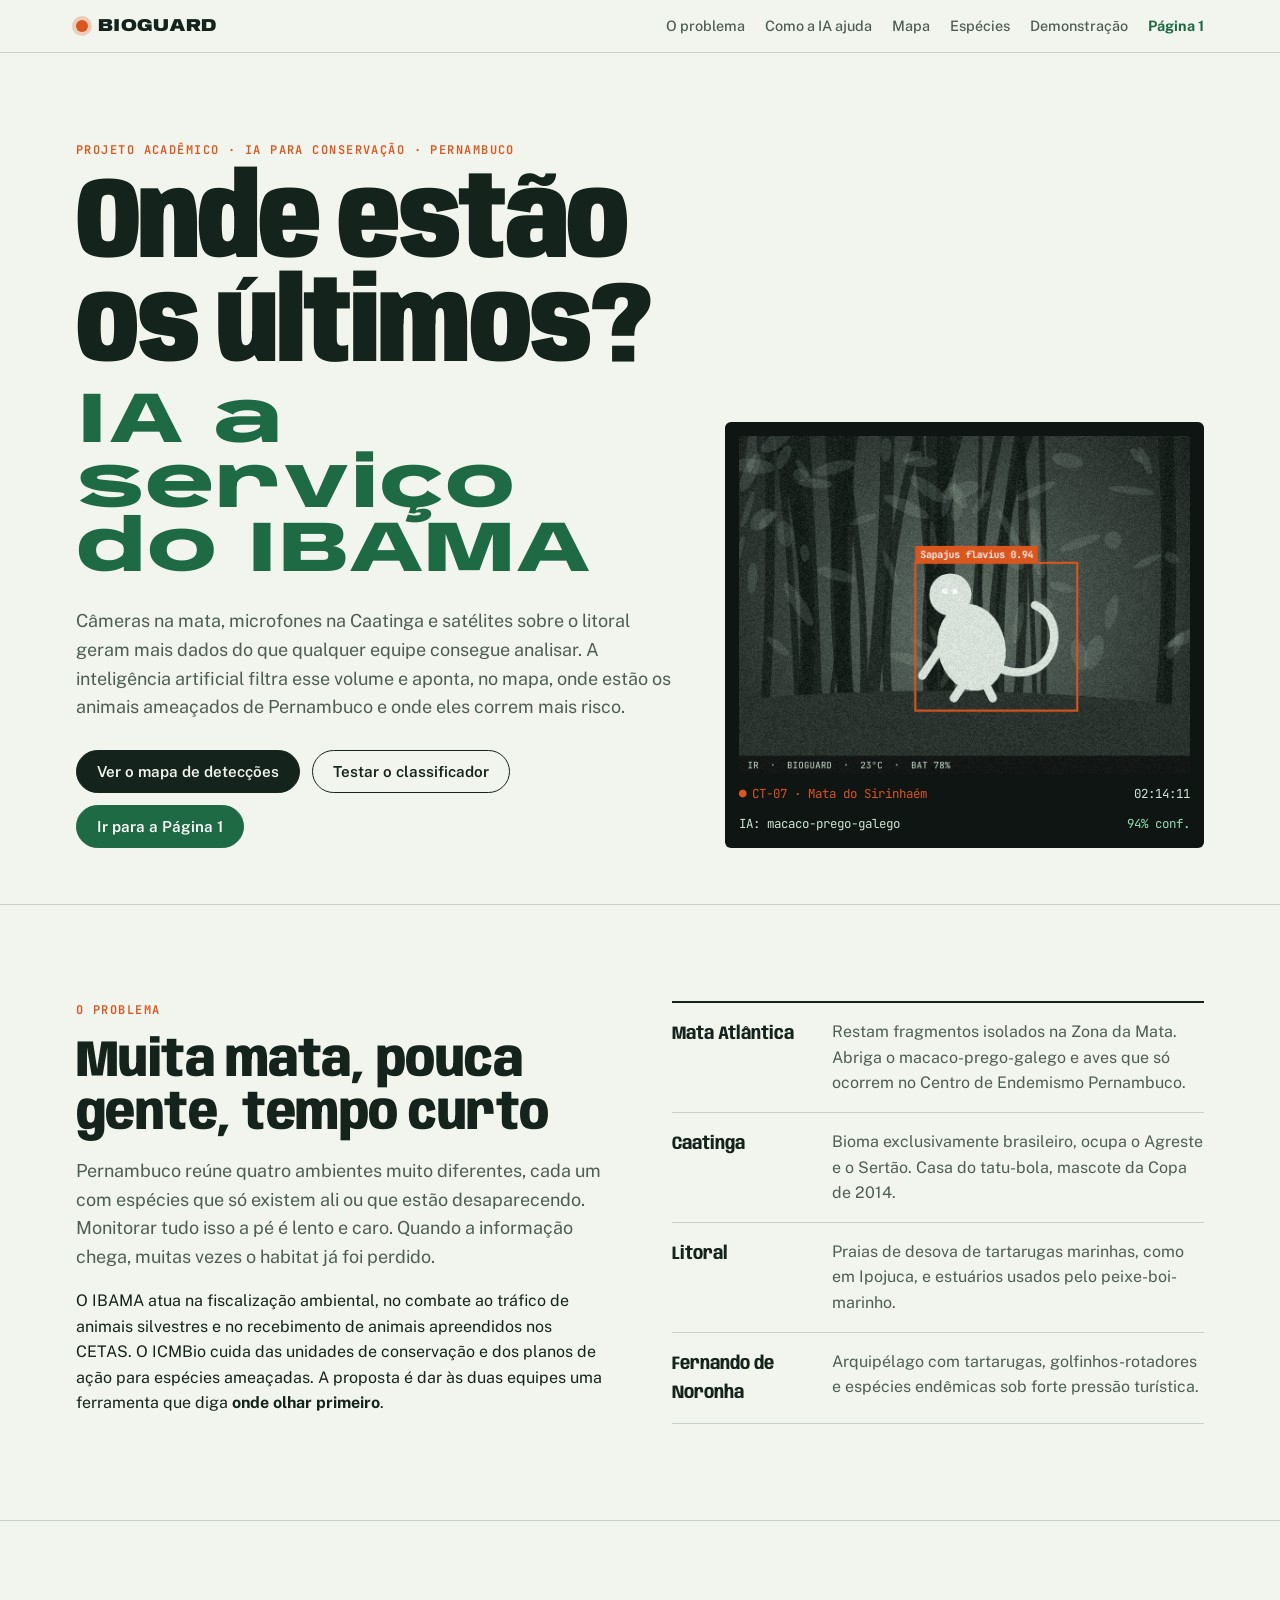
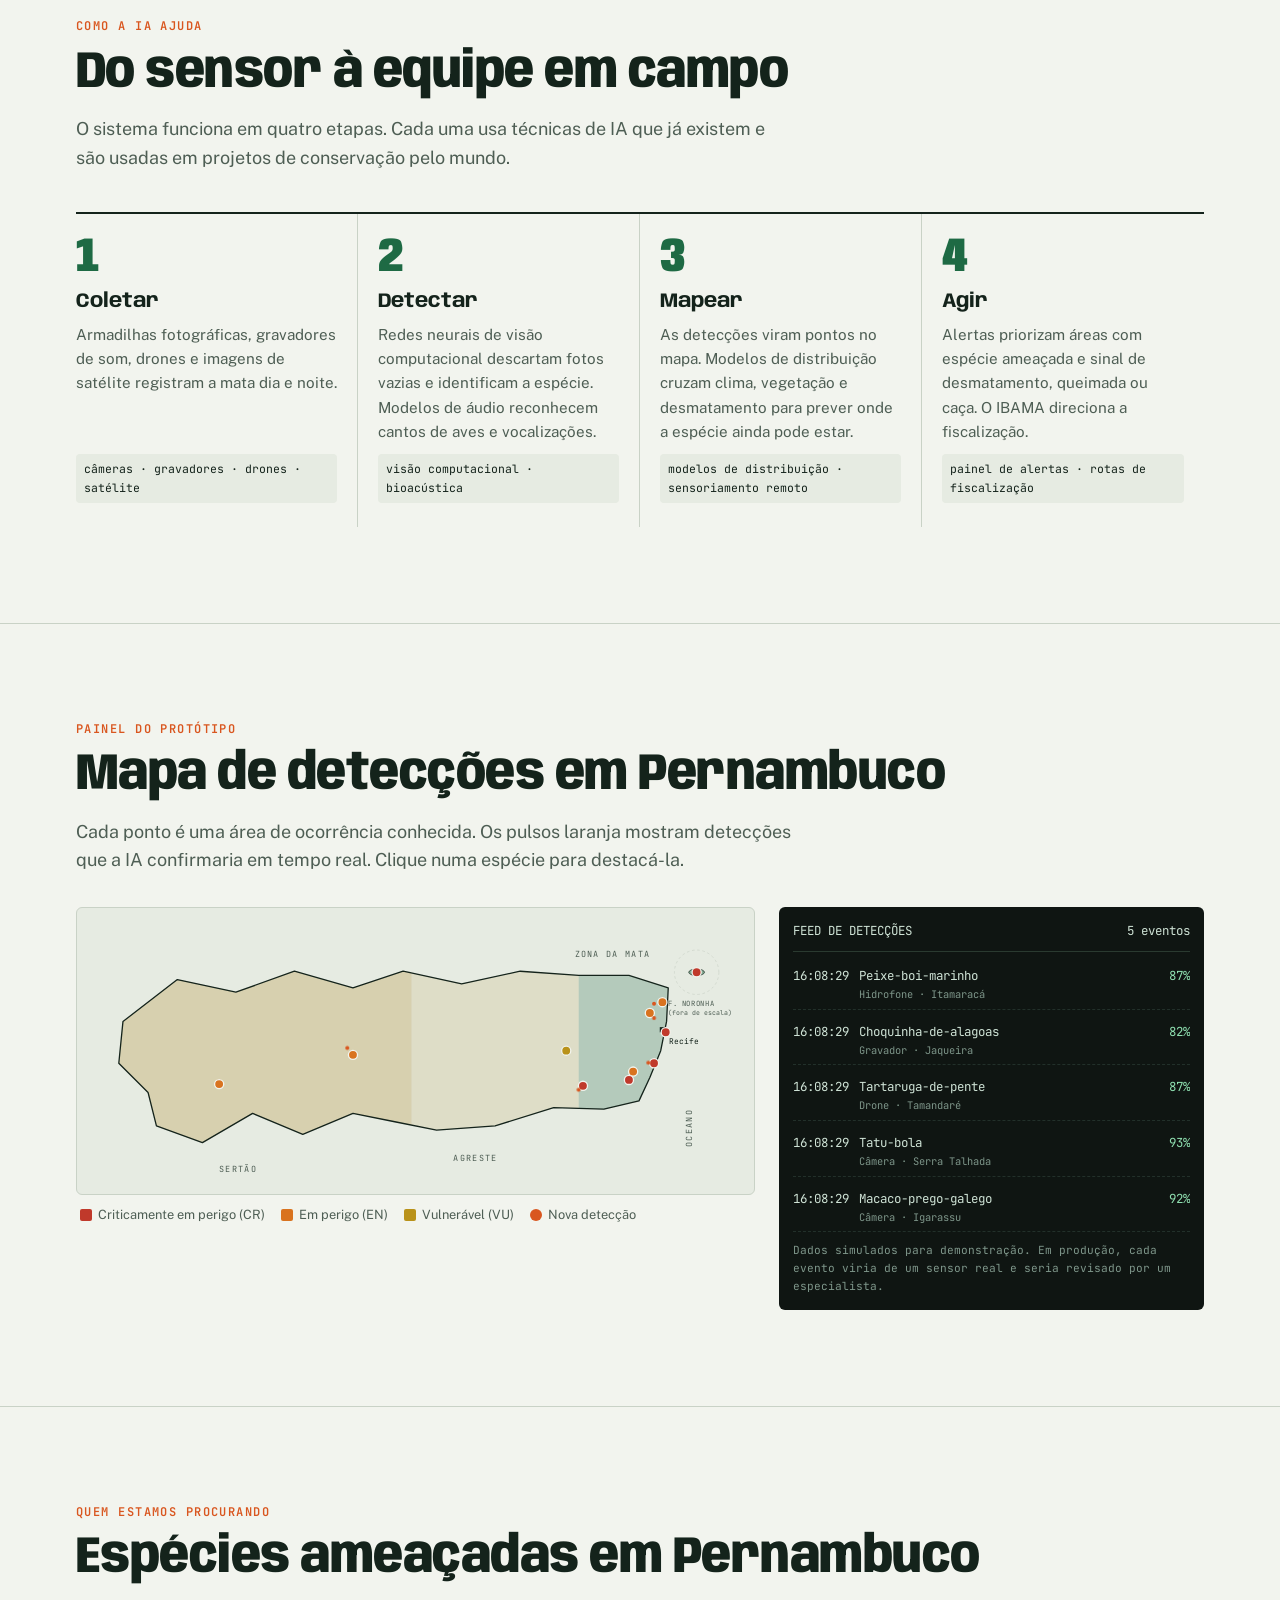
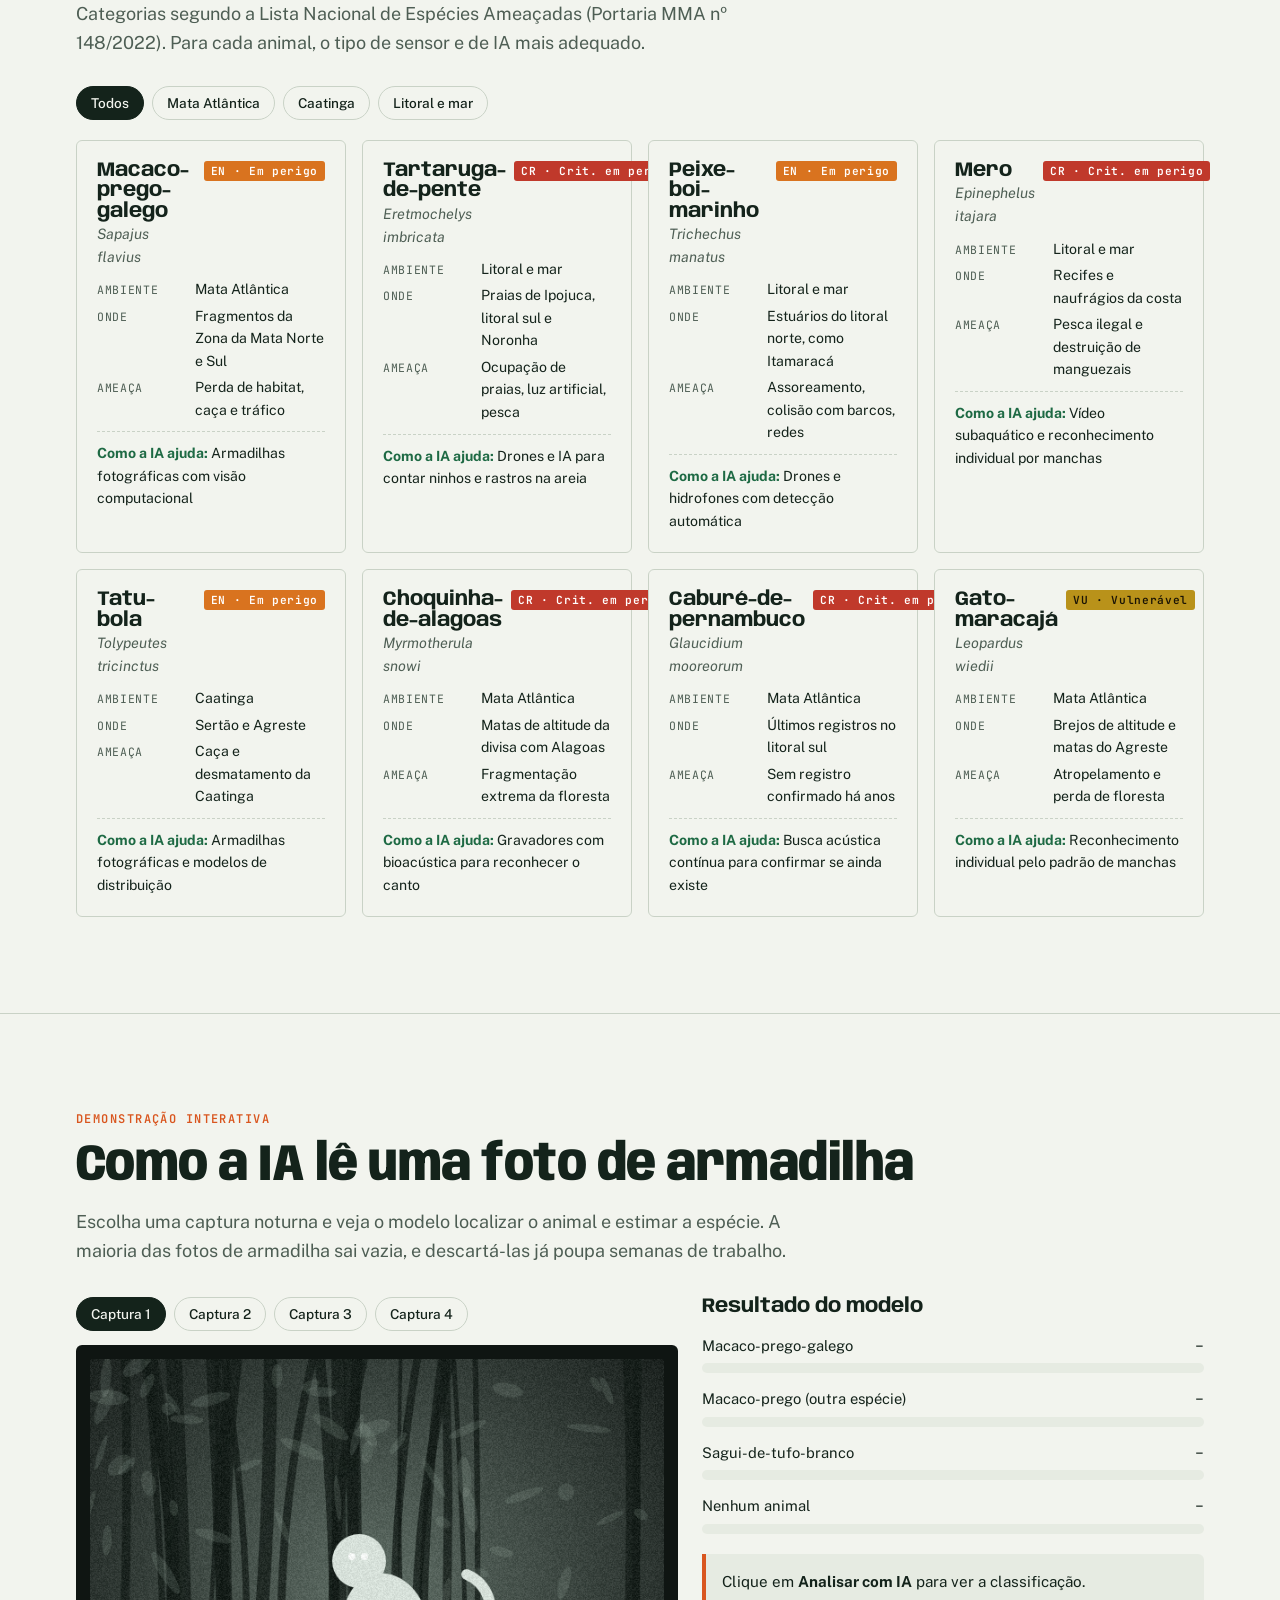
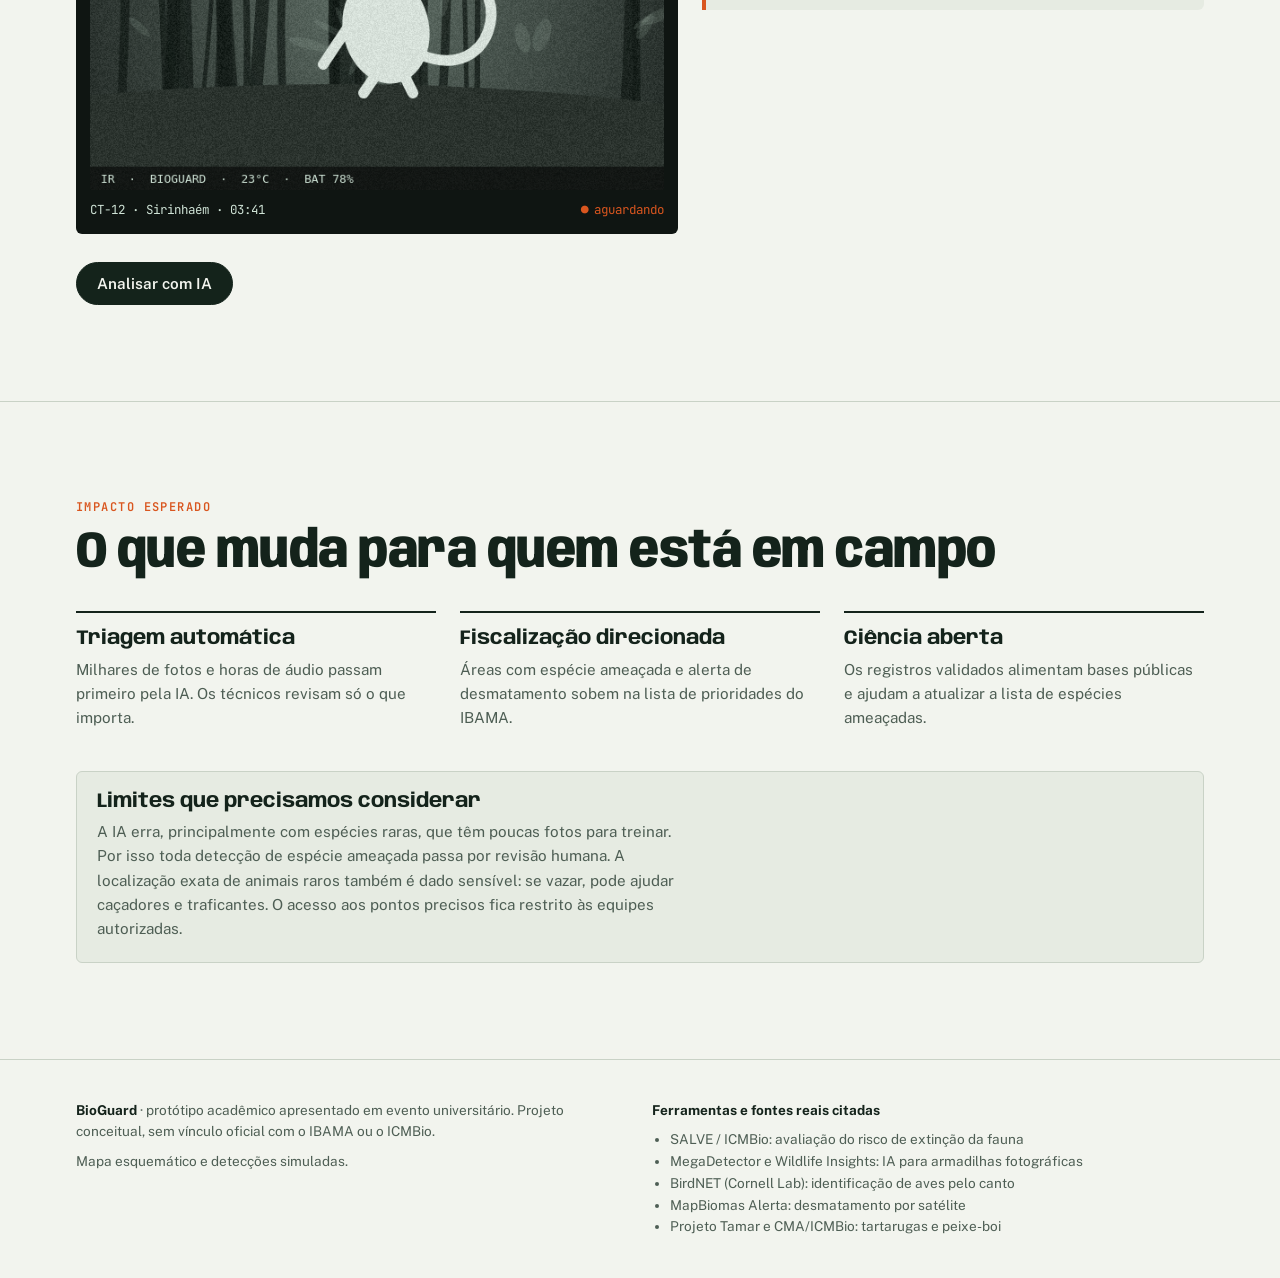
<file: frontend/index/index.html>
<!doctype html>
<html lang="pt-BR">
<head>
  <meta charset="utf-8">
  <meta name="viewport" content="width=device-width, initial-scale=1, viewport-fit=cover">
  <title>BioGuard</title>
  <link rel="preconnect" href="https://fonts.googleapis.com">
  <link rel="stylesheet" href="https://fonts.googleapis.com/css2?family=Anybody:wdth,wght@75..150,500..900&family=Public+Sans:wght@400;500;700&family=JetBrains+Mono:wght@400;600&display=swap">
  <link rel="stylesheet" href="style.css">
</head>
<body>
<nav class="top" aria-label="Seções">
  <div class="wrap">
    <a class="brand" href="#inicio"><i aria-hidden="true"></i>BIOGUARD</a>
    <ul>
      <li><a href="#problema">O problema</a></li>
      <li><a href="#como">Como a IA ajuda</a></li>
      <li><a href="#mapa">Mapa</a></li>
      <li><a href="#especies">Espécies</a></li>
      <li><a href="#demo">Demonstração</a></li>
      
      <!-- ============================================== -->
      <!-- LINK ADICIONADO NO MENU (Aponta para a pagina_1) -->
      <!-- ============================================== -->
      <li><a href="../pagina_1/index.html" style="color: var(--mata); font-weight: 700;">Página 1</a></li>
    </ul>
  </div>
</nav>

<header class="hero" id="inicio">
  <div class="wrap hero-grid">
    <div>
      <p class="eyebrow">Projeto acadêmico · IA para conservação · Pernambuco</p>
      <h1 style="margin-top:14px">Onde estão os últimos?<em>IA a serviço do IBAMA</em></h1>
      <p class="lede">Câmeras na mata, microfones na Caatinga e satélites sobre o litoral geram mais dados do que qualquer equipe consegue analisar. A inteligência artificial filtra esse volume e aponta, no mapa, onde estão os animais ameaçados de Pernambuco e onde eles correm mais risco.</p>
      
      <div class="hero-actions">
        <a class="btn" href="#mapa">Ver o mapa de detecções</a>
        <a class="btn ghost" href="#demo">Testar o classificador</a>
        
        <!-- ============================================== -->
        <!-- BOTÃO ADICIONADO NO TOPO (Aponta para pagina_1) -->
        <!-- ============================================== -->
        <a class="btn" href="../pagina_1/index.html" style="background: var(--mata); border-color: var(--mata); color: #fff;">Ir para a Página 1</a>
      </div>

    </div>
    <figure class="trap" style="margin:0" aria-label="Simulação de uma armadilha fotográfica com detecção automática">
      <canvas id="heroCanvas" width="480" height="360"></canvas>
      <div class="hud"><span class="rec">CT-07 · Mata do Sirinhaém</span><span id="heroClock">02:14:09</span></div>
      <div class="hud"><span>IA: macaco-prego-galego</span><span style="color:#8FE0B0">94% conf.</span></div>
    </figure>
  </div>
</header>

<section id="problema">
  <div class="wrap two">
    <div class="stack">
      <p class="eyebrow">O problema</p>
      <h2>Muita mata, pouca gente, tempo curto</h2>
      <p class="lede">Pernambuco reúne quatro ambientes muito diferentes, cada um com espécies que só existem ali ou que estão desaparecendo. Monitorar tudo isso a pé é lento e caro. Quando a informação chega, muitas vezes o habitat já foi perdido.</p>
      <p>O IBAMA atua na fiscalização ambiental, no combate ao tráfico de animais silvestres e no recebimento de animais apreendidos nos CETAS. O ICMBio cuida das unidades de conservação e dos planos de ação para espécies ameaçadas. A proposta é dar às duas equipes uma ferramenta que diga <strong>onde olhar primeiro</strong>.</p>
    </div>
    <div class="facts" role="list">
      <div class="fact" role="listitem"><b>Mata Atlântica</b><span>Restam fragmentos isolados na Zona da Mata. Abriga o macaco-prego-galego e aves que só ocorrem no Centro de Endemismo Pernambuco.</span></div>
      <div class="fact" role="listitem"><b>Caatinga</b><span>Bioma exclusivamente brasileiro, ocupa o Agreste e o Sertão. Casa do tatu-bola, mascote da Copa de 2014.</span></div>
      <div class="fact" role="listitem"><b>Litoral</b><span>Praias de desova de tartarugas marinhas, como em Ipojuca, e estuários usados pelo peixe-boi-marinho.</span></div>
      <div class="fact" role="listitem"><b>Fernando de Noronha</b><span>Arquipélago com tartarugas, golfinhos-rotadores e espécies endêmicas sob forte pressão turística.</span></div>
    </div>
  </div>
</section>

<section id="como">
  <div class="wrap">
    <p class="eyebrow">Como a IA ajuda</p>
    <h2 style="margin-top:10px">Do sensor à equipe em campo</h2>
    <p class="lede" style="margin-top:16px">O sistema funciona em quatro etapas. Cada uma usa técnicas de IA que já existem e são usadas em projetos de conservação pelo mundo.</p>
    <div class="steps">
      <div class="step"><span class="n">1</span><h3>Coletar</h3><p>Armadilhas fotográficas, gravadores de som, drones e imagens de satélite registram a mata dia e noite.</p><span class="tools">câmeras · gravadores · drones · satélite</span></div>
      <div class="step"><span class="n">2</span><h3>Detectar</h3><p>Redes neurais de visão computacional descartam fotos vazias e identificam a espécie. Modelos de áudio reconhecem cantos de aves e vocalizações.</p><span class="tools">visão computacional · bioacústica</span></div>
      <div class="step"><span class="n">3</span><h3>Mapear</h3><p>As detecções viram pontos no mapa. Modelos de distribuição cruzam clima, vegetação e desmatamento para prever onde a espécie ainda pode estar.</p><span class="tools">modelos de distribuição · sensoriamento remoto</span></div>
      <div class="step"><span class="n">4</span><h3>Agir</h3><p>Alertas priorizam áreas com espécie ameaçada e sinal de desmatamento, queimada ou caça. O IBAMA direciona a fiscalização.</p><span class="tools">painel de alertas · rotas de fiscalização</span></div>
    </div>
  </div>
</section>

<section id="mapa">
  <div class="wrap">
    <p class="eyebrow">Painel do protótipo</p>
    <h2 style="margin-top:10px">Mapa de detecções em Pernambuco</h2>
    <p class="lede" style="margin-top:16px">Cada ponto é uma área de ocorrência conhecida. Os pulsos laranja mostram detecções que a IA confirmaria em tempo real. Clique numa espécie para destacá-la.</p>
    <div class="map-grid">
      <div>
        <div class="map-box"><svg id="map" viewBox="0 0 1000 400" role="img" aria-label="Mapa esquemático de Pernambuco com pontos de ocorrência de espécies ameaçadas"></svg></div>
        <div class="legend">
          <span><i style="background:var(--cr)"></i>Criticamente em perigo (CR)</span>
          <span><i style="background:var(--en)"></i>Em perigo (EN)</span>
          <span><i style="background:var(--vu)"></i>Vulnerável (VU)</span>
          <span><i style="background:var(--colete);border-radius:50%"></i>Nova detecção</span>
        </div>
      </div>
      <div class="feed" aria-live="polite">
        <header><span>FEED DE DETECÇÕES</span><span class="mono" id="count">0 eventos</span></header>
        <ol id="feedList"></ol>
        <p class="note">Dados simulados para demonstração. Em produção, cada evento viria de um sensor real e seria revisado por um especialista.</p>
      </div>
    </div>
  </div>
</section>

<section id="especies">
  <div class="wrap">
    <p class="eyebrow">Quem estamos procurando</p>
    <h2 style="margin-top:10px">Espécies ameaçadas em Pernambuco</h2>
    <p class="lede" style="margin-top:16px">Categorias segundo a Lista Nacional de Espécies Ameaçadas (Portaria MMA nº 148/2022). Para cada animal, o tipo de sensor e de IA mais adequado.</p>
    <div class="filters" role="group" aria-label="Filtrar por ambiente">
      <button class="chip" aria-pressed="true" data-f="todos">Todos</button>
      <button class="chip" aria-pressed="false" data-f="Mata Atlântica">Mata Atlântica</button>
      <button class="chip" aria-pressed="false" data-f="Caatinga">Caatinga</button>
      <button class="chip" aria-pressed="false" data-f="Marinho">Litoral e mar</button>
    </div>
    <div class="species" id="speciesGrid"></div>
  </div>
</section>

<section id="demo">
  <div class="wrap">
    <p class="eyebrow">Demonstração interativa</p>
    <h2 style="margin-top:10px">Como a IA lê uma foto de armadilha</h2>
    <p class="lede" style="margin-top:16px">Escolha uma captura noturna e veja o modelo localizar o animal e estimar a espécie. A maioria das fotos de armadilha sai vazia, e descartá-las já poupa semanas de trabalho.</p>
    <div class="demo">
      <div>
        <div class="samples" role="group" aria-label="Capturas de exemplo">
          <button class="chip" aria-pressed="true" data-s="macaco">Captura 1</button>
          <button class="chip" aria-pressed="false" data-s="tatu">Captura 2</button>
          <button class="chip" aria-pressed="false" data-s="gato">Captura 3</button>
          <button class="chip" aria-pressed="false" data-s="vazio">Captura 4</button>
        </div>
        <figure class="trap" style="margin:0">
          <canvas id="demoCanvas" width="640" height="480"></canvas>
          <div class="hud"><span id="demoMeta">CT-12 · 03:41 · 23°C</span><span id="demoStatus" class="rec">aguardando</span></div>
        </figure>
        <div class="hero-actions"><button class="btn" id="runBtn">Analisar com IA</button></div>
      </div>
      <div>
        <h3>Resultado do modelo</h3>
        <div class="bars" id="bars" style="margin-top:16px"></div>
        <div class="verdict" id="verdict"><p>Clique em <strong>Analisar com IA</strong> para ver a classificação.</p></div>
      </div>
    </div>
  </div>
</section>

<section id="impacto">
  <div class="wrap">
    <p class="eyebrow">Impacto esperado</p>
    <h2 style="margin-top:10px">O que muda para quem está em campo</h2>
    <div class="impact">
      <div><h3>Triagem automática</h3><p>Milhares de fotos e horas de áudio passam primeiro pela IA. Os técnicos revisam só o que importa.</p></div>
      <div><h3>Fiscalização direcionada</h3><p>Áreas com espécie ameaçada e alerta de desmatamento sobem na lista de prioridades do IBAMA.</p></div>
      <div><h3>Ciência aberta</h3><p>Os registros validados alimentam bases públicas e ajudam a atualizar a lista de espécies ameaçadas.</p></div>
    </div>
    <div class="caveat">
      <h3>Limites que precisamos considerar</h3>
      <p style="margin-top:8px">A IA erra, principalmente com espécies raras, que têm poucas fotos para treinar. Por isso toda detecção de espécie ameaçada passa por revisão humana. A localização exata de animais raros também é dado sensível: se vazar, pode ajudar caçadores e traficantes. O acesso aos pontos precisos fica restrito às equipes autorizadas.</p>
    </div>
  </div>
</section>

<footer>
  <div class="wrap cols">
    <div>
      <p><strong style="color:var(--ink)">BioGuard</strong> · protótipo acadêmico apresentado em evento universitário. Projeto conceitual, sem vínculo oficial com o IBAMA ou o ICMBio.</p>
      <p style="margin-top:8px">Mapa esquemático e detecções simuladas.</p>
    </div>
    <div>
      <strong style="color:var(--ink)">Ferramentas e fontes reais citadas</strong>
      <ul>
        <li>SALVE / ICMBio: avaliação do risco de extinção da fauna</li>
        <li>MegaDetector e Wildlife Insights: IA para armadilhas fotográficas</li>
        <li>BirdNET (Cornell Lab): identificação de aves pelo canto</li>
        <li>MapBiomas Alerta: desmatamento por satélite</li>
        <li>Projeto Tamar e CMA/ICMBio: tartarugas e peixe-boi</li>
      </ul>
    </div>
  </div>
</footer>

<script src="script.js"></script>
</body>
</html>
</file>
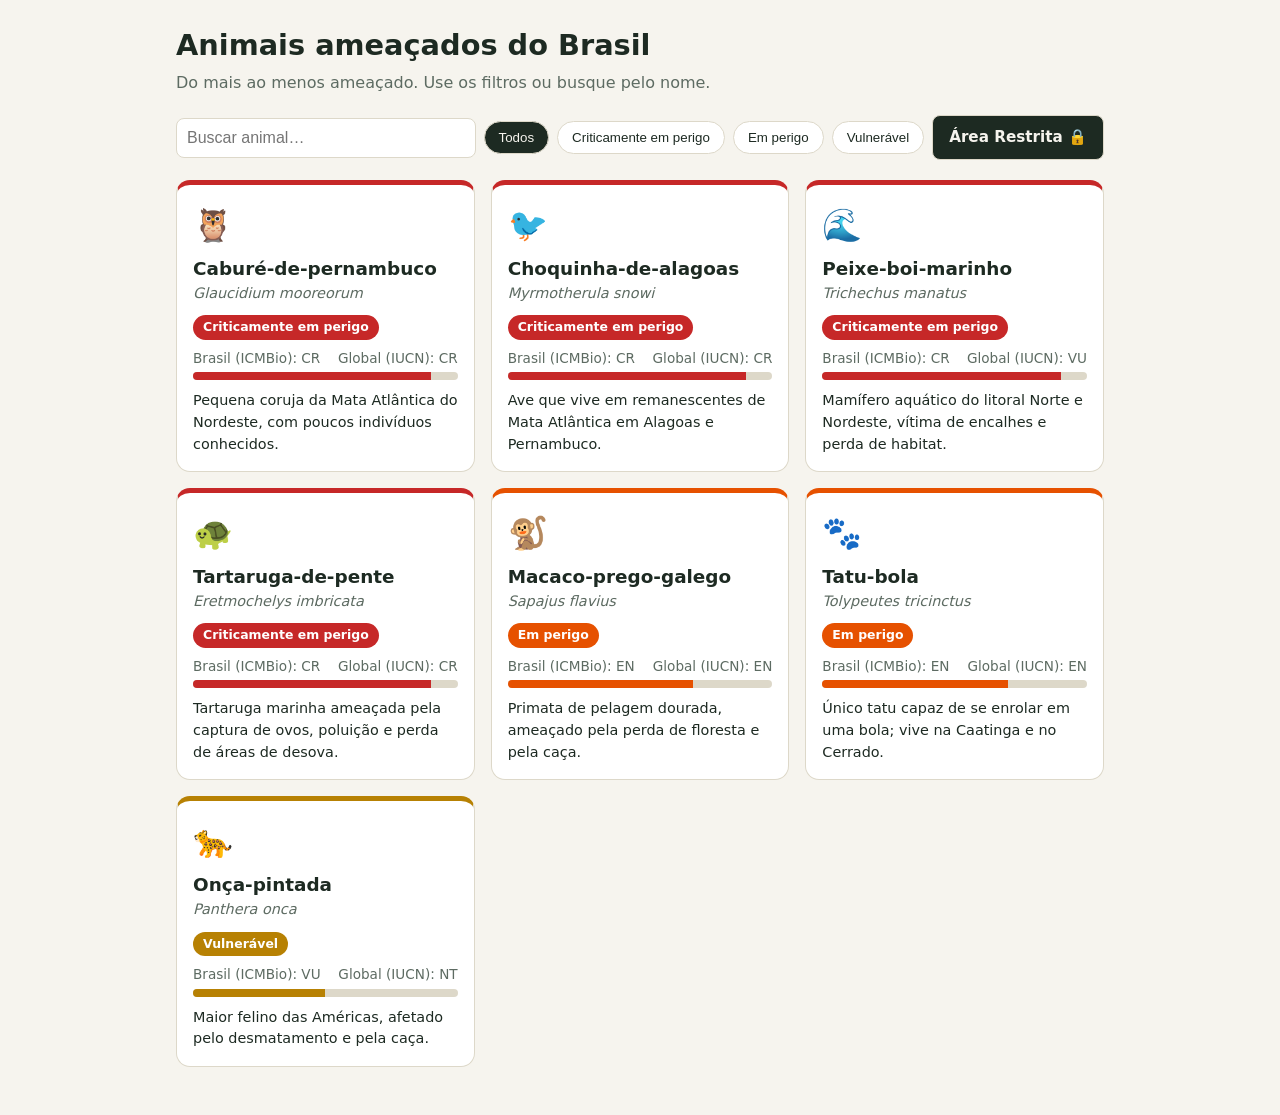
<file: frontend/pagina_1/index.html>
<!DOCTYPE html>
<html lang="pt-BR">
<head>
<meta charset="UTF-8">
<meta name="viewport" content="width=device-width, initial-scale=1">
<title>Animais ameaçados do Brasil</title>
<style>
  :root{--bg:#f6f4ee;--card:#fff;--text:#1d2a22;--muted:#5d6b62;--border:#ddd8c9;
        --cr:#c62828;--en:#e65100;--vu:#b78103;--nt:#2e7d32}
  @media (prefers-color-scheme: dark){
    :root{--bg:#141916;--card:#1d2420;--text:#e8efe9;--muted:#9aa89f;--border:#33403a;
          --cr:#ef6b6b;--en:#ff9a5c;--vu:#e8b73d;--nt:#6fcf75}
  }
  *{box-sizing:border-box}
  body{margin:0;background:var(--bg);color:var(--text);font-family:system-ui,sans-serif;line-height:1.5}
  main{max-width:960px;margin:0 auto;padding:24px 16px 48px}
  h1{font-size:1.8rem;margin:0 0 4px}
  .sub{color:var(--muted);margin:0 0 20px}
  .controls{display:flex;flex-wrap:wrap;gap:8px;margin-bottom:20px;align-items:center;}
  .controls input{flex:1 1 200px;padding:10px;border:1px solid var(--border);border-radius:8px;background:var(--card);color:var(--text);font-size:1rem}
  .filter{padding:8px 14px;border:1px solid var(--border);border-radius:999px;background:var(--card);color:var(--text);cursor:pointer}
  .filter.active{background:var(--text);color:var(--bg)}
  
  /* Estilo do novo botão de Login */
  .btn-login{padding:10px 16px;border:1px solid var(--border);border-radius:8px;background:var(--text);color:var(--bg);text-decoration:none;font-weight:600;font-size:.95rem;margin-left:auto;display:inline-flex;align-items:center;gap:6px;}
  .btn-login:hover{opacity:0.8}

  .grid{display:grid;grid-template-columns:repeat(auto-fill,minmax(270px,1fr));gap:16px}
  .card{background:var(--card);border:1px solid var(--border);border-top:5px solid var(--c);border-radius:14px;padding:16px}
  .emoji{font-size:2rem}
  .card h2{font-size:1.15rem;margin:6px 0 0}
  .sci{font-style:italic;color:var(--muted);font-size:.9rem;margin:0 0 10px}
  .badge{display:inline-block;padding:3px 10px;border-radius:999px;font-size:.78rem;font-weight:600;color:#fff;background:var(--c)}
  .row{display:flex;justify-content:space-between;margin:8px 0 4px;font-size:.85rem;color:var(--muted)}
  .bar{height:8px;background:var(--border);border-radius:99px;overflow:hidden}
  .bar span{display:block;height:100%;background:var(--c)}
  .desc{font-size:.9rem;margin:10px 0 0}
  
  @media (max-width: 600px) {
    .btn-login { margin-left: 0; width: 100%; justify-content: center; }
  }
</style>
</head>
<body>
<main>
  <h1>Animais ameaçados do Brasil</h1>
  <p class="sub">Do mais ao menos ameaçado. Use os filtros ou busque pelo nome.</p>

  <div class="controls">
    <input id="busca" type="search" placeholder="Buscar animal…">
    <button class="filter active" data-f="TODOS">Todos</button>
    <button class="filter" data-f="CR">Criticamente em perigo</button>
    <button class="filter" data-f="EN">Em perigo</button>
    <button class="filter" data-f="VU">Vulnerável</button>
    
    <!-- ============================================== -->
    <!-- BOTÃO ADICIONADO PARA IR PARA A PÁGINA DE LOGIN -->
    <!-- ============================================== -->
    <a href="../pagina_login/index.html" class="btn-login">Área Restrita 🔒</a>
  </div>

  <div id="lista" class="grid"></div>
</main>

<script>
  const NIVEIS = {
    CR:{nome:"Criticamente em perigo",cor:"var(--cr)",pct:90},
    EN:{nome:"Em perigo",cor:"var(--en)",pct:70},
    VU:{nome:"Vulnerável",cor:"var(--vu)",pct:50},
    NT:{nome:"Quase ameaçada",cor:"var(--nt)",pct:30}
  };

  const animais = [
    {nome:"Caburé-de-pernambuco",sci:"Glaucidium mooreorum",emoji:"🦉",iucn:"CR",br:"CR",desc:"Pequena coruja da Mata Atlântica do Nordeste, com poucos indivíduos conhecidos."},
    {nome:"Choquinha-de-alagoas",sci:"Myrmotherula snowi",emoji:"🐦",iucn:"CR",br:"CR",desc:"Ave que vive em remanescentes de Mata Atlântica em Alagoas e Pernambuco."},
    {nome:"Macaco-prego-galego",sci:"Sapajus flavius",emoji:"🐒",iucn:"EN",br:"EN",desc:"Primata de pelagem dourada, ameaçado pela perda de floresta e pela caça."},
    {nome:"Tatu-bola",sci:"Tolypeutes tricinctus",emoji:"🐾",iucn:"EN",br:"EN",desc:"Único tatu capaz de se enrolar em uma bola; vive na Caatinga e no Cerrado."},
    {nome:"Onça-pintada",sci:"Panthera onca",emoji:"🐆",iucn:"NT",br:"VU",desc:"Maior felino das Américas, afetado pelo desmatamento e pela caça."},
    {nome:"Peixe-boi-marinho",sci:"Trichechus manatus",emoji:"🌊",iucn:"VU",br:"CR",desc:"Mamífero aquático do litoral Norte e Nordeste, vítima de encalhes e perda de habitat."},
    {nome:"Tartaruga-de-pente",sci:"Eretmochelys imbricata",emoji:"🐢",iucn:"CR",br:"CR",desc:"Tartaruga marinha ameaçada pela captura de ovos, poluição e perda de áreas de desova."}
  ];

  let filtro = "TODOS";
  const lista = document.getElementById("lista");
  const busca = document.getElementById("busca");

  function render(){
    const termo = busca.value.trim().toLowerCase();
    const itens = animais.filter(a =>
      (filtro === "TODOS" || a.br === filtro) &&
      (a.nome.toLowerCase().includes(termo) || a.sci.toLowerCase().includes(termo))
    );
    itens.sort((x, y) => NIVEIS[y.br].pct - NIVEIS[x.br].pct);

    lista.innerHTML = itens.length ? itens.map(a => {
      const n = NIVEIS[a.br];
      return `<article class="card" style="--c:${n.cor}">
        <div class="emoji">${a.emoji}</div>
        <h2>${a.nome}</h2>
        <p class="sci">${a.sci}</p>
        <span class="badge">${n.nome}</span>
        <div class="row"><span>Brasil (ICMBio): ${a.br}</span><span>Global (IUCN): ${a.iucn}</span></div>
        <div class="bar"><span style="width:${n.pct}%"></span></div>
        <p class="desc">${a.desc}</p>
      </article>`;
    }).join("") : "<p>Nenhum animal encontrado.</p>";
  }

  document.querySelectorAll(".filter").forEach(btn => {
    btn.addEventListener("click", () => {
      document.querySelectorAll(".filter").forEach(b => b.classList.remove("active"));
      btn.classList.add("active");
      filtro = btn.dataset.f;
      render();
    });
  });
  busca.addEventListener("input", render);
  render();
</script>
</body>
</html>
</file>
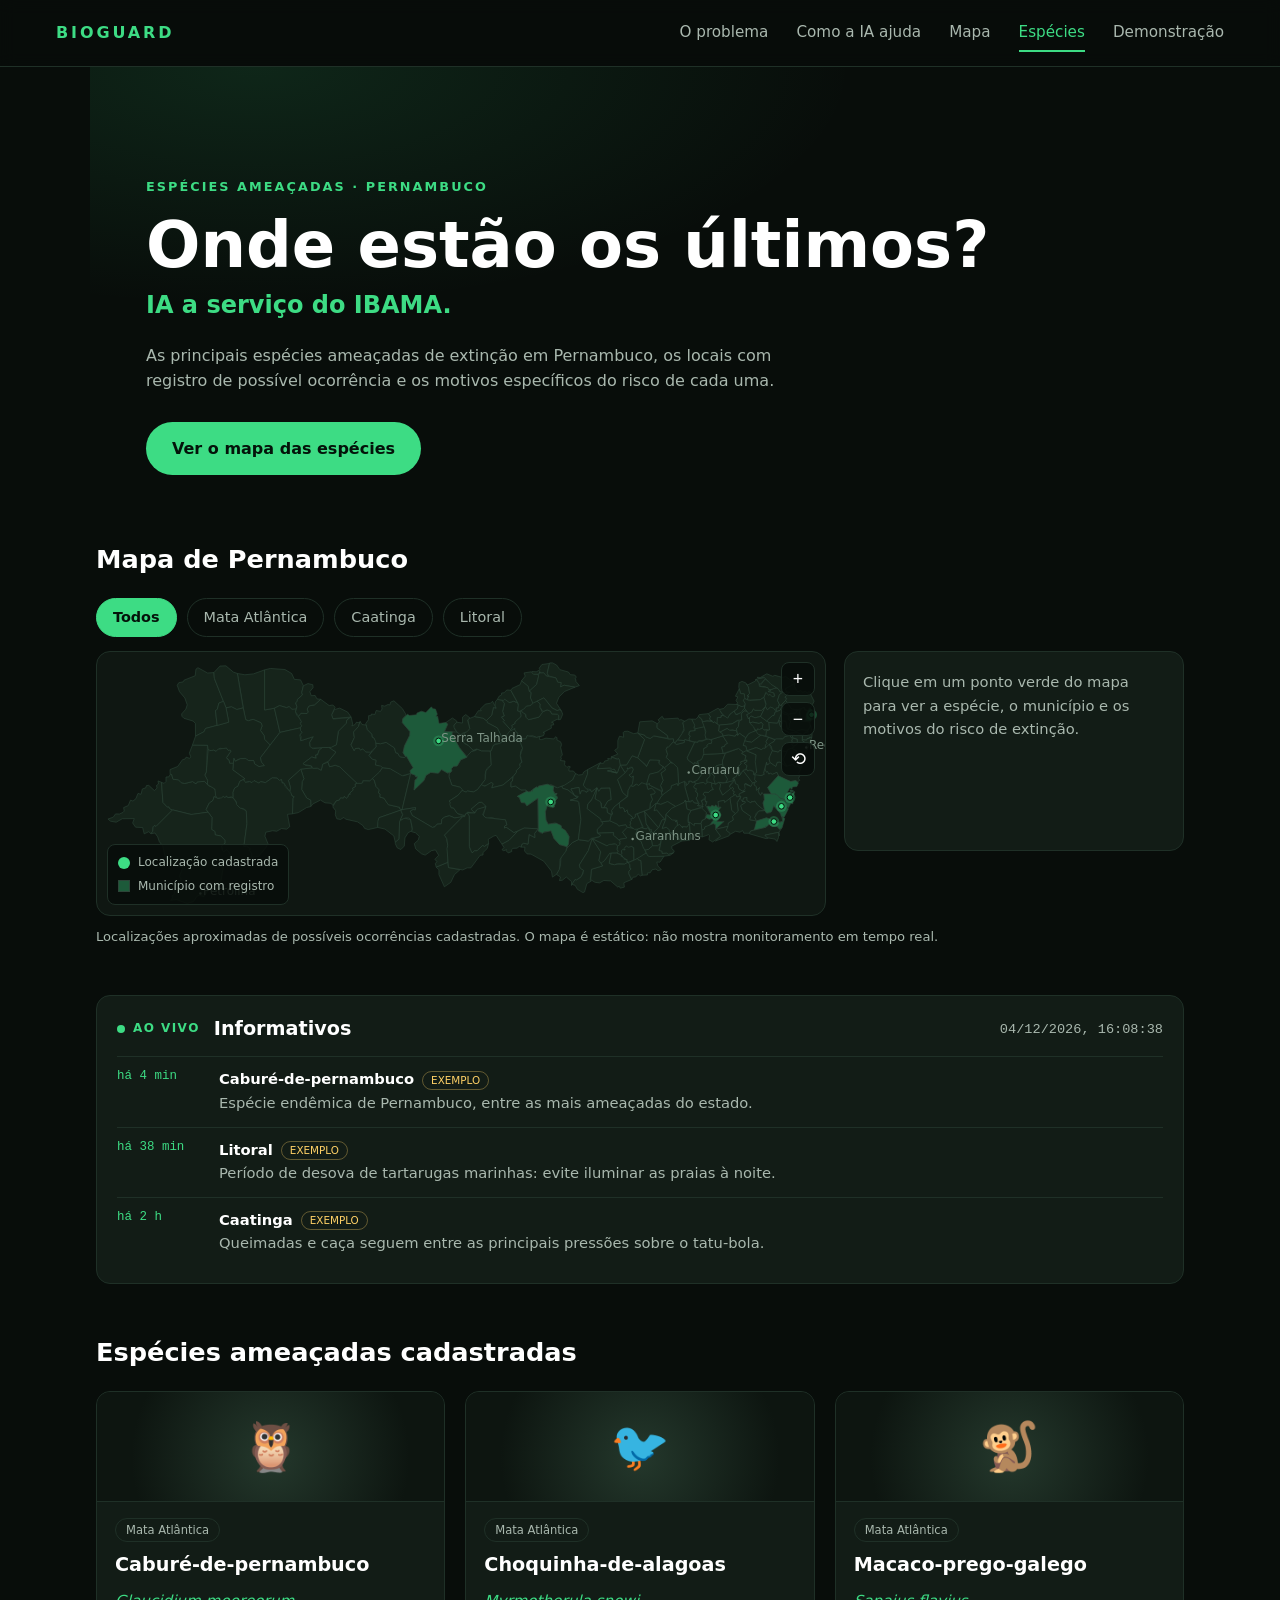
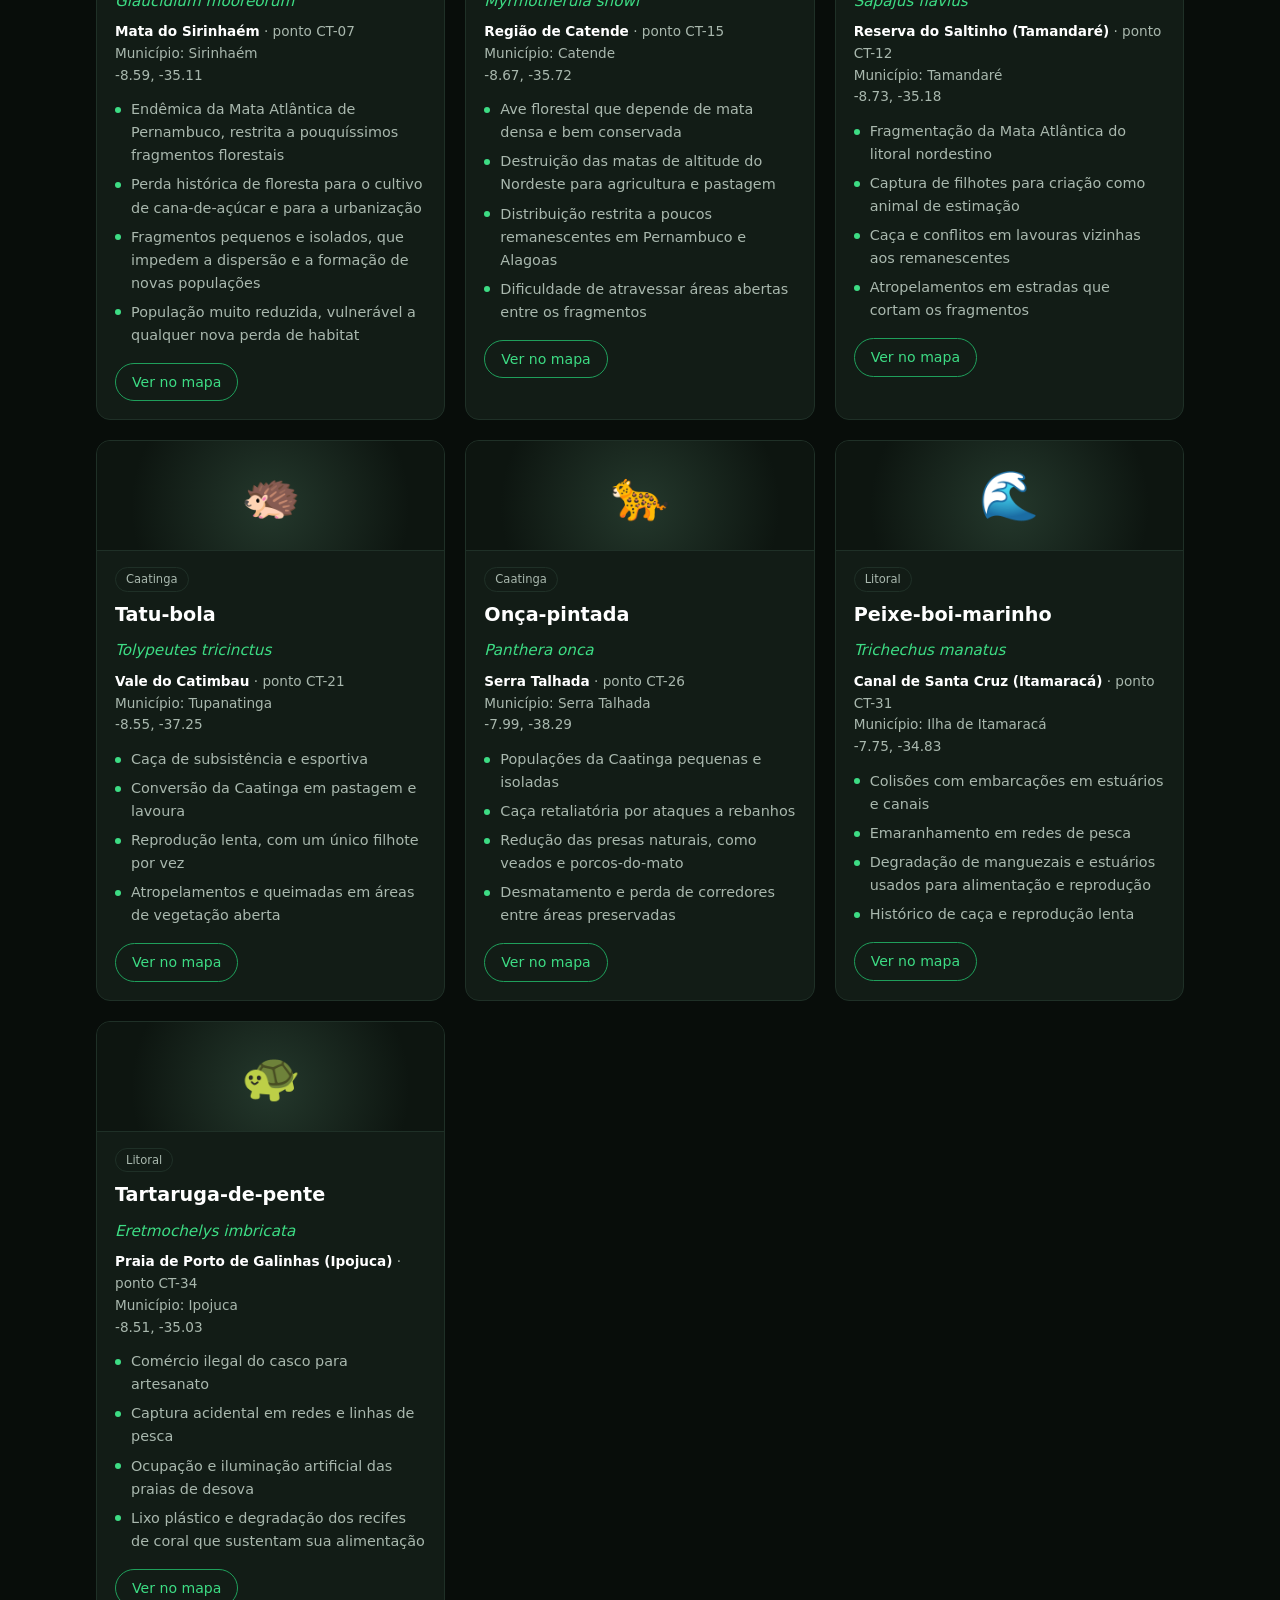
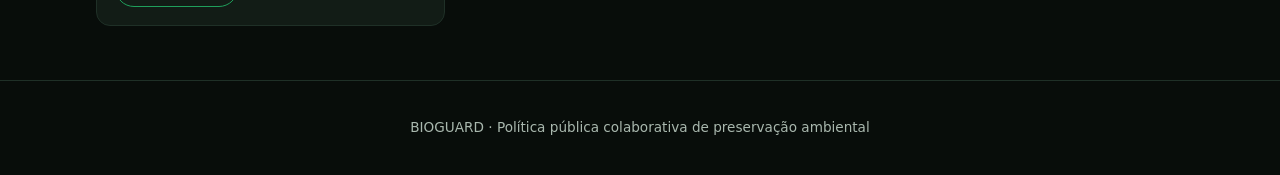
<file: frontend/pagina_2/index.html>
<!DOCTYPE html>
<html lang="pt-BR">
<head>
  <meta charset="UTF-8">
  <meta name="viewport" content="width=device-width, initial-scale=1, viewport-fit=cover">
  <title>Espécies | BIOGUARD</title>
  <link rel="stylesheet" href="styles.css">
  <script src="app.js"></script>
</head>
<body>
  <header class="nav">
    <a class="brand" href="../index.html">BIOGUARD</a>
    <button class="nav-toggle" aria-label="Abrir menu" aria-expanded="false">☰</button>
    <nav id="menu">
      <a href="#" data-menu="problema">O problema</a>
      <a href="#" data-menu="ia">Como a IA ajuda</a>
      <a href="#mapa" data-menu="mapa">Mapa</a>
      <a href="#especies" data-menu="especies" class="active" aria-current="page">Espécies</a>
      <a href="#" data-menu="demonstracao">Demonstração</a>
    </nav>
  </header>

  <main id="topo">
    <section class="hero">
      <p class="eyebrow">Espécies ameaçadas · Pernambuco</p>
      <h1>Onde estão os últimos?</h1>
      <p class="sub">IA a serviço do IBAMA.</p>
      <p class="lead">As principais espécies ameaçadas de extinção em Pernambuco, os locais com registro de possível ocorrência e os motivos específicos do risco de cada uma.</p>
      <a class="btn" href="#mapa">Ver o mapa das espécies</a>
    </section>

    <section id="mapa" class="block">
      <h2 class="h2">Mapa de Pernambuco</h2>
      <div class="filters" id="filters" role="group" aria-label="Filtrar por bioma"></div>
      <div class="mapwrap">
        <div class="stage" id="stage">
          <div class="zoom">
            <button id="zin" aria-label="Aproximar">+</button>
            <button id="zout" aria-label="Afastar">−</button>
            <button id="zreset" aria-label="Ver Pernambuco inteiro">⟲</button>
          </div>
          <div class="legend"><span><i class="lg pin-lg"></i>Localização cadastrada</span><span><i class="lg mun-lg"></i>Município com registro</span></div>
          <div id="tip" class="tip" hidden></div>
        </div>
        <aside id="panel" class="panel"><p class="hint">Clique em um ponto verde do mapa para ver a espécie, o município e os motivos do risco de extinção.</p></aside>
      </div>
      <p class="note" id="placeholder-note" hidden>Localizações aproximadas de possíveis ocorrências cadastradas. O mapa é estático: não mostra monitoramento em tempo real.</p>
    </section>

    <section class="block">
      <div class="live">
        <div class="live-head">
          <span class="live-tag"><i class="dot"></i>AO VIVO</span>
          <h2>Informativos</h2>
          <time id="clock" class="clock"></time>
        </div>
        <ul id="news" class="news"></ul>
      </div>
    </section>

    <section id="especies" class="block">
      <h2 class="h2">Espécies ameaçadas cadastradas</h2>
      <div class="grid" id="grid"></div>
    </section>
  </main>

  <div id="toast" class="toast" role="status" aria-live="polite" hidden></div>

  <footer class="footer">BIOGUARD · Política pública colaborativa de preservação ambiental</footer>
</body>

</html>
</file>
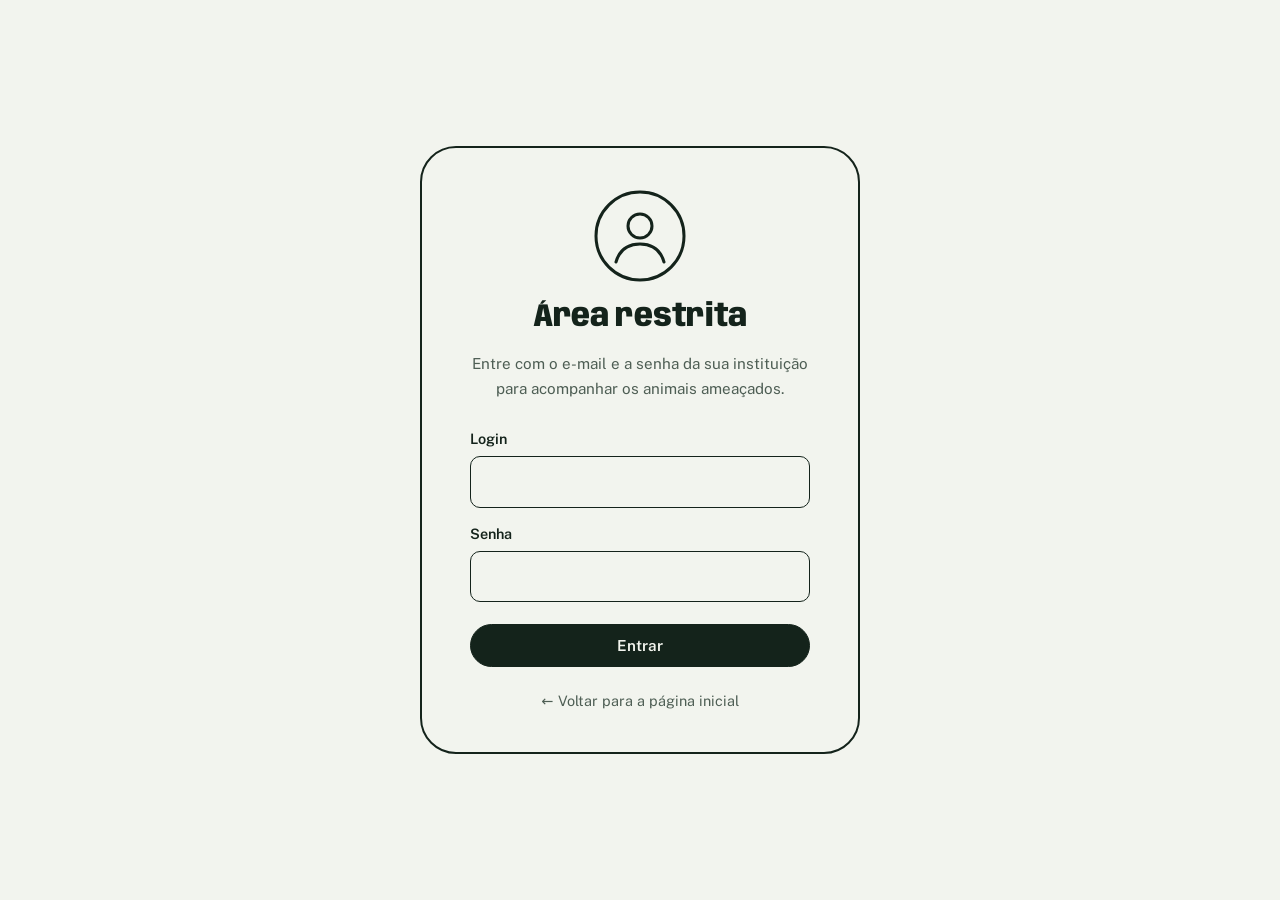
<file: frontend/pagina_login/index.html>
<!doctype html>
<html lang="pt-BR">
<head>
  <meta charset="utf-8">
  <meta name="viewport" content="width=device-width, initial-scale=1, viewport-fit=cover">
  <title>Entrar · BioGuard</title>
  <link rel="preconnect" href="https://fonts.googleapis.com">
  <link rel="stylesheet" href="https://fonts.googleapis.com/css2?family=Anybody:wdth,wght@75..150,500..900&family=Public+Sans:wght@400;500;700&family=JetBrains+Mono:wght@400;600&display=swap">
  <link rel="stylesheet" href="login.css">
</head>
<body class="login">
<main class="card">
  <svg class="avatar" viewBox="0 0 96 96" fill="none" stroke="currentColor" stroke-width="3" stroke-linecap="round" aria-hidden="true">
    <circle cx="48" cy="48" r="44"/><circle cx="48" cy="38" r="12"/><path d="M24 74c4-14 14-18 24-18s20 4 24 18"/>
  </svg>
  <h1>Área restrita</h1>
  <p class="lede">Entre com o e-mail e a senha da sua instituição para acompanhar os animais ameaçados.</p>
  <form id="f" novalidate>
    <label for="email">Login</label>
    <input id="email" name="email" type="email" autocomplete="username" required>
    <label for="senha">Senha</label>
    <input id="senha" name="senha" type="password" autocomplete="current-password" required>
    <p class="err" id="err" role="alert" hidden></p>
    <p class="ok" id="ok" role="status" hidden></p>
    <button class="btn" type="submit">Entrar</button>
    
        <!-- LINK PARA VOLTAR À PÁGINA INICIAL -->
  <a href="../index.html" style="text-align: center; margin-top: 16px; font-size: 0.9rem; color: var(--muted); text-decoration: none;">← Voltar para a página inicial</a>
  </form>
</main>
<script src="login.js"></script>
</body>
</html>
</file>
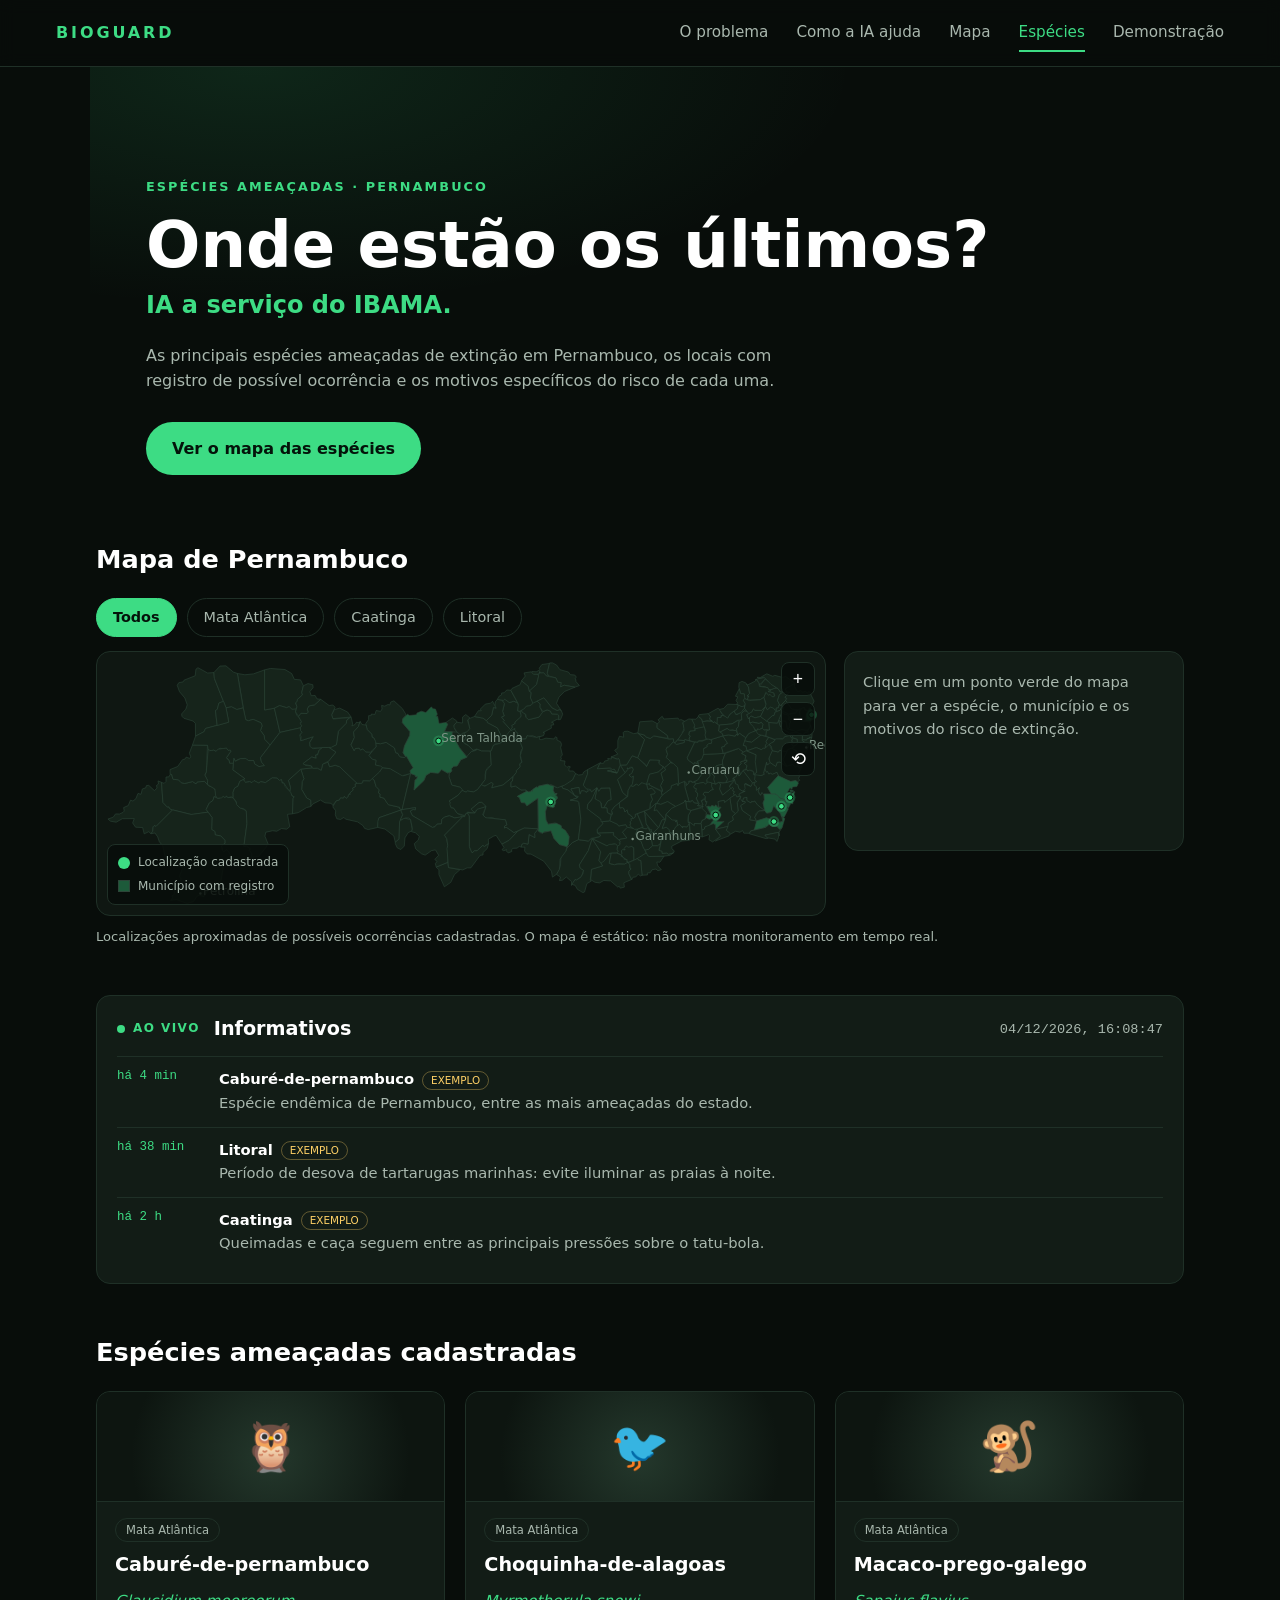
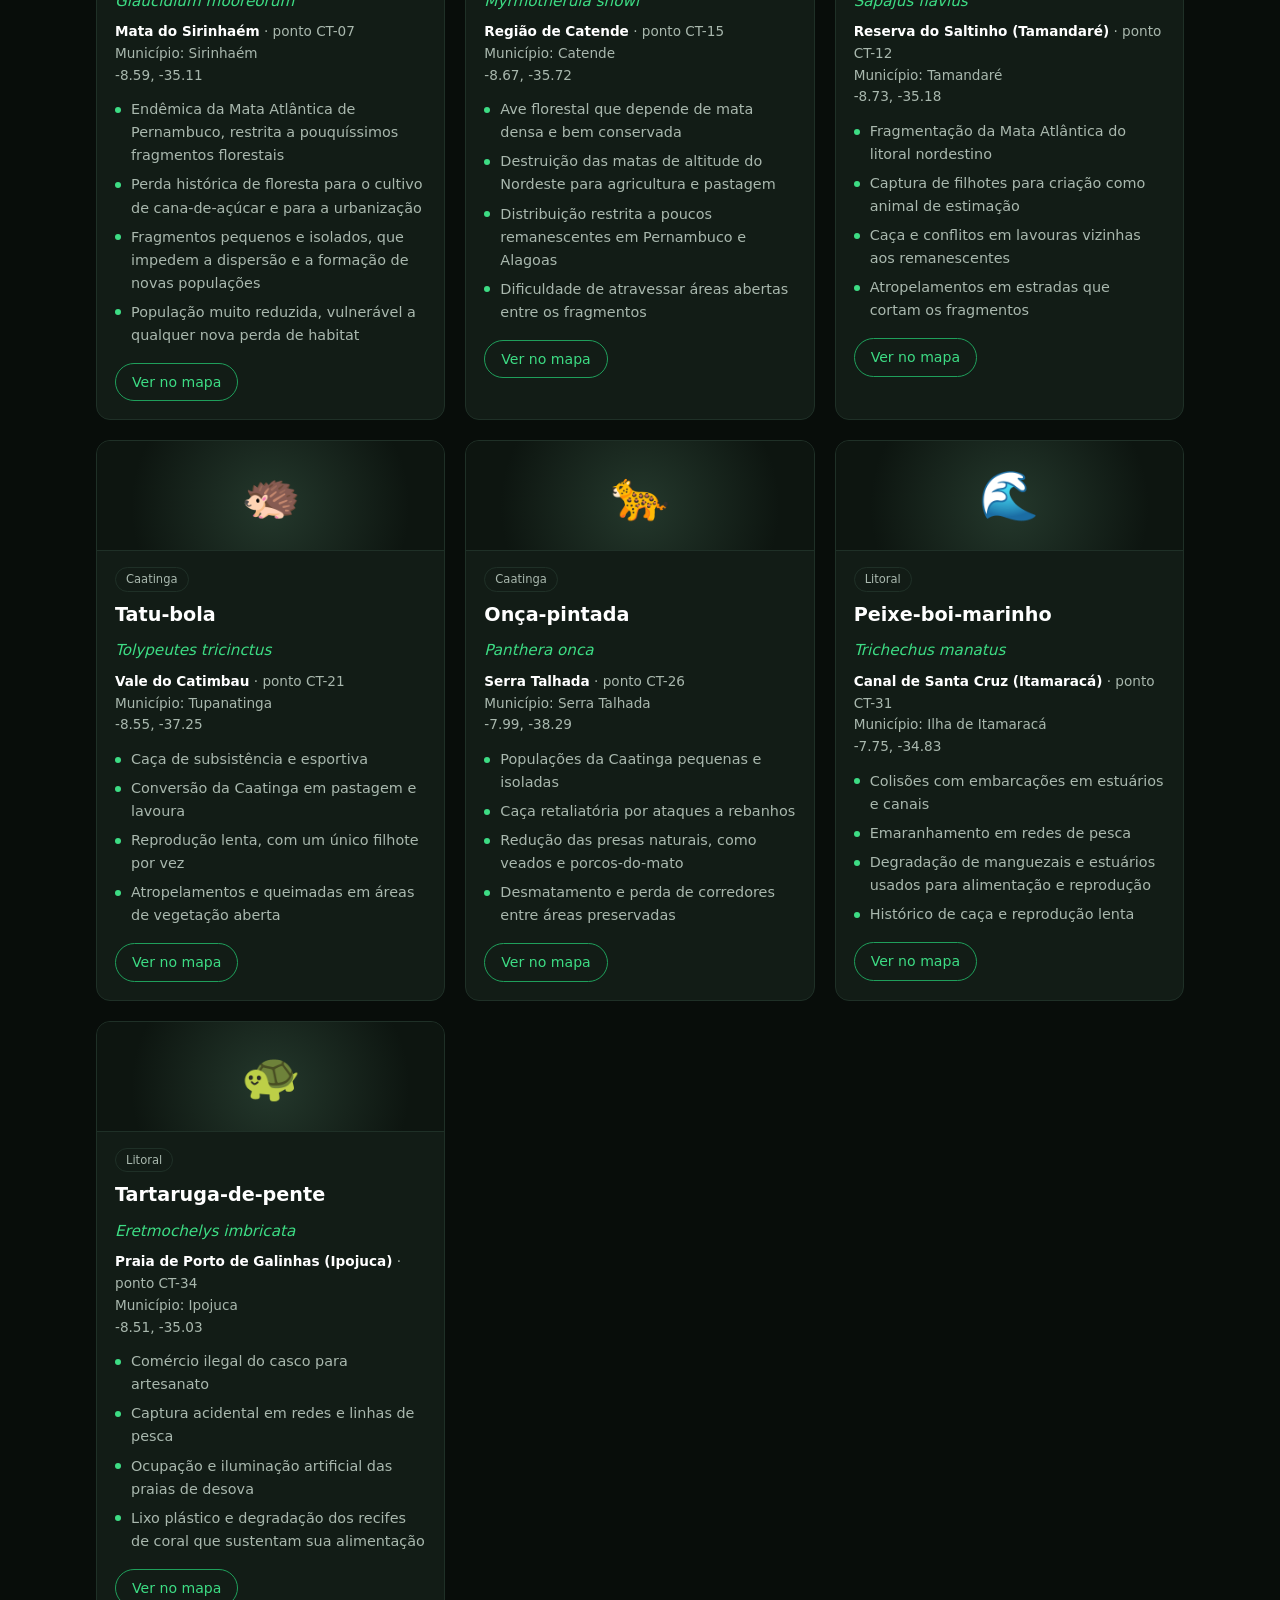
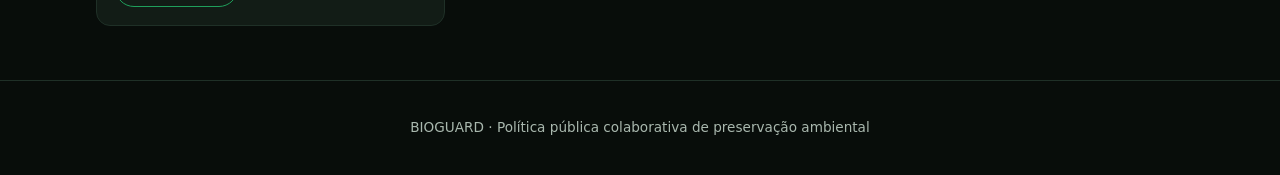
<file: frontend/pagina_2/pag2.html>
<!DOCTYPE html>
<html lang="pt-BR">
<head>
  <meta charset="UTF-8">
  <meta name="viewport" content="width=device-width, initial-scale=1, viewport-fit=cover">
  <title>Espécies | BIOGUARD</title>
  <link rel="stylesheet" href="styles.css">
  <script src="app.js"></script>
</head>
<body>
  <header class="nav">
    <a class="brand" href="#topo">BIOGUARD</a>
    <button class="nav-toggle" aria-label="Abrir menu" aria-expanded="false">☰</button>
    <nav id="menu">
      <a href="#" data-menu="problema">O problema</a>
      <a href="#" data-menu="ia">Como a IA ajuda</a>
      <a href="#mapa" data-menu="mapa">Mapa</a>
      <a href="#especies" data-menu="especies" class="active" aria-current="page">Espécies</a>
      <a href="#" data-menu="demonstracao">Demonstração</a>
    </nav>
  </header>

  <main id="topo">
    <section class="hero">
      <p class="eyebrow">Espécies ameaçadas · Pernambuco</p>
      <h1>Onde estão os últimos?</h1>
      <p class="sub">IA a serviço do IBAMA.</p>
      <p class="lead">As principais espécies ameaçadas de extinção em Pernambuco, os locais com registro de possível ocorrência e os motivos específicos do risco de cada uma.</p>
      <a class="btn" href="#mapa">Ver o mapa das espécies</a>
    </section>

    <section id="mapa" class="block">
      <h2 class="h2">Mapa de Pernambuco</h2>
      <div class="filters" id="filters" role="group" aria-label="Filtrar por bioma"></div>
      <div class="mapwrap">
        <div class="stage" id="stage">
          <div class="zoom">
            <button id="zin" aria-label="Aproximar">+</button>
            <button id="zout" aria-label="Afastar">−</button>
            <button id="zreset" aria-label="Ver Pernambuco inteiro">⟲</button>
          </div>
          <div class="legend"><span><i class="lg pin-lg"></i>Localização cadastrada</span><span><i class="lg mun-lg"></i>Município com registro</span></div>
          <div id="tip" class="tip" hidden></div>
        </div>
        <aside id="panel" class="panel"><p class="hint">Clique em um ponto verde do mapa para ver a espécie, o município e os motivos do risco de extinção.</p></aside>
      </div>
      <p class="note" id="placeholder-note" hidden>Localizações aproximadas de possíveis ocorrências cadastradas. O mapa é estático: não mostra monitoramento em tempo real.</p>
    </section>

    <section class="block">
      <div class="live">
        <div class="live-head">
          <span class="live-tag"><i class="dot"></i>AO VIVO</span>
          <h2>Informativos</h2>
          <time id="clock" class="clock"></time>
        </div>
        <ul id="news" class="news"></ul>
      </div>
    </section>

    <section id="especies" class="block">
      <h2 class="h2">Espécies ameaçadas cadastradas</h2>
      <div class="grid" id="grid"></div>
    </section>
  </main>

  <div id="toast" class="toast" role="status" aria-live="polite" hidden></div>

  <footer class="footer">BIOGUARD · Política pública colaborativa de preservação ambiental</footer>
</body>

</html>
</file>
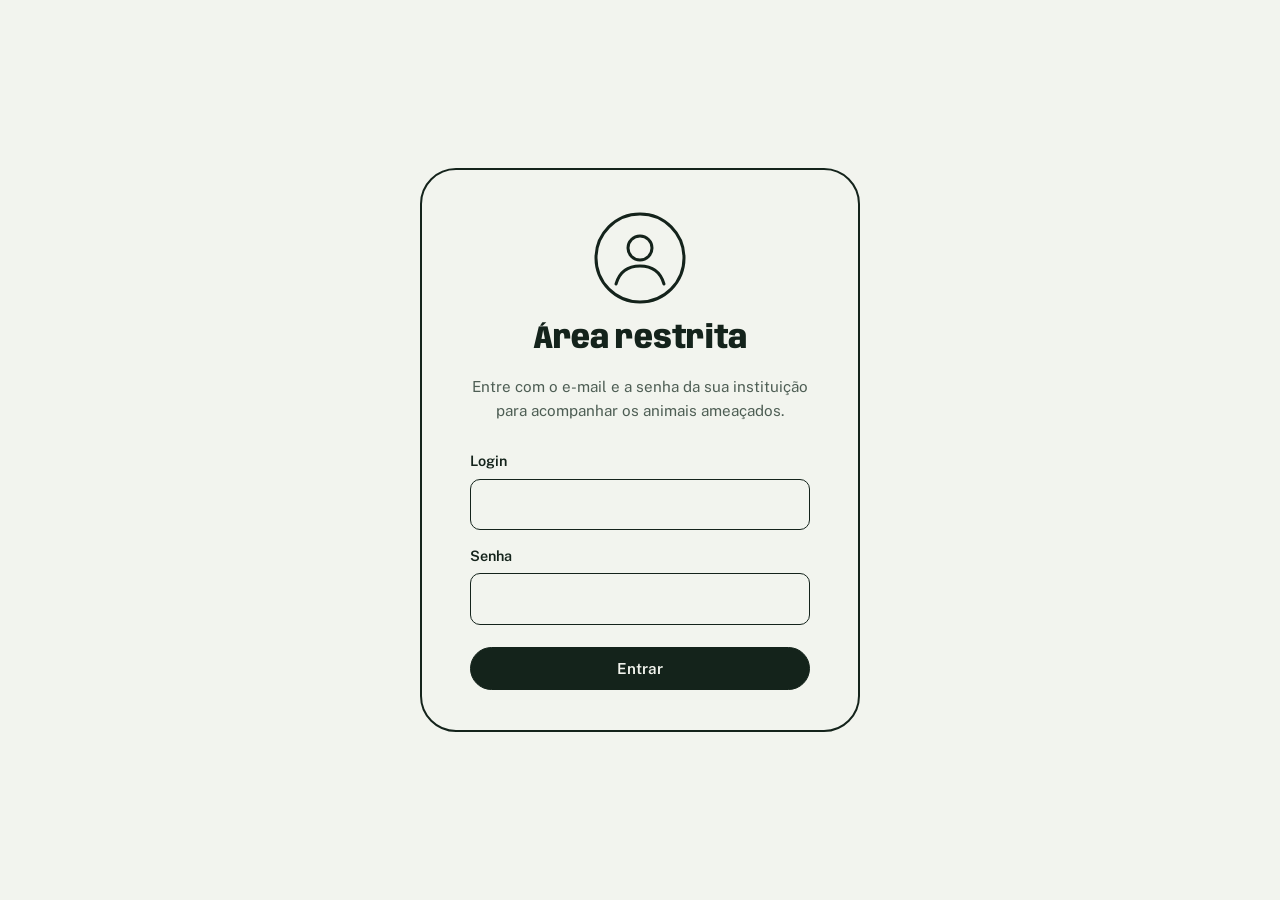
<file: frontend/pagina_login/login.html>
<!doctype html>
<html lang="pt-BR">
<head>
  <meta charset="utf-8">
  <meta name="viewport" content="width=device-width, initial-scale=1, viewport-fit=cover">
  <title>Entrar · BioGuard</title>
  <link rel="preconnect" href="https://fonts.googleapis.com">
  <link rel="stylesheet" href="https://fonts.googleapis.com/css2?family=Anybody:wdth,wght@75..150,500..900&family=Public+Sans:wght@400;500;700&family=JetBrains+Mono:wght@400;600&display=swap">
  <link rel="stylesheet" href="login.css">
</head>
<body class="login">
<main class="card">
  <svg class="avatar" viewBox="0 0 96 96" fill="none" stroke="currentColor" stroke-width="3" stroke-linecap="round" aria-hidden="true">
    <circle cx="48" cy="48" r="44"/><circle cx="48" cy="38" r="12"/><path d="M24 74c4-14 14-18 24-18s20 4 24 18"/>
  </svg>
  <h1>Área restrita</h1>
  <p class="lede">Entre com o e-mail e a senha da sua instituição para acompanhar os animais ameaçados.</p>
  <form id="f" novalidate>
    <label for="email">Login</label>
    <input id="email" name="email" type="email" autocomplete="username" required>
    <label for="senha">Senha</label>
    <input id="senha" name="senha" type="password" autocomplete="current-password" required>
    <p class="err" id="err" role="alert" hidden></p>
    <p class="ok" id="ok" role="status" hidden></p>
    <button class="btn" type="submit">Entrar</button>
  </form>
</main>
<script>
(() => {
  const f = document.getElementById('f'), err = document.getElementById('err'), ok = document.getElementById('ok');
  const fail = (msg, field) => { ok.hidden = true; err.textContent = msg; err.hidden = false; field.focus(); };
  f.addEventListener('input', () => { err.hidden = true; ok.hidden = true; });
  f.addEventListener('submit', e => {
    e.preventDefault();
    const email = f.email.value.trim(), senha = f.senha.value;
    if (!/^[^\s@]+@[^\s@]+\.[^\s@]+$/.test(email)) return fail('Digite um e-mail válido, como nome@instituicao.gov.br.', f.email);
    if (senha.length < 4) return fail('A senha precisa ter pelo menos 4 caracteres.', f.senha);
    err.hidden = true;
    ok.textContent = '';
    ok.hidden = false;
    /* Aqui entra a verificação da conta, quando o grupo ligar as partes do projeto. */
  });
})();
</script>
</body>
</html>
</file>
<file: style.css>
/* Base */
body{margin:0}
img{max-width:100%}
[hidden]{display:none!important}

/* Layout: caderno de campo + painel de telemetria — faixas largas, mapa de Pernambuco como peça central */
:root{
  --bg:#F2F4EE; --panel:#E6EBE2; --ink:#14231B; --muted:#4E5E54; --line:#C9D2C6;
  --mata:#1E6A44; --colete:#D9561F; --caatinga:#B08A2E; --ir:#0F1512; --ir-fg:#CFE3D6;
  --cr:#C0392B; --en:#D9731F; --vu:#B9921A;
  --f-display:"Anybody","Arial Narrow",system-ui,sans-serif;
  --f-body:"Public Sans",system-ui,-apple-system,"Segoe UI",sans-serif;
  --f-mono:"JetBrains Mono",ui-monospace,"SFMono-Regular",Menlo,monospace;
}
@media (prefers-color-scheme:dark){:root:not([data-theme="light"]){
  --bg:#0D1511; --panel:#15201A; --ink:#E4ECE5; --muted:#9AAAA0; --line:#2A3830;
  --mata:#4FB37E; --colete:#F07A45; --caatinga:#D6B25A; --ir:#060A08; --ir-fg:#CFE3D6;
  --cr:#E8665A; --en:#F0954A; --vu:#E0C04E; color-scheme:dark }}
:root[data-theme="dark"]{
  --bg:#0D1511; --panel:#15201A; --ink:#E4ECE5; --muted:#9AAAA0; --line:#2A3830;
  --mata:#4FB37E; --colete:#F07A45; --caatinga:#D6B25A; --ir:#060A08; --ir-fg:#CFE3D6;
  --cr:#E8665A; --en:#F0954A; --vu:#E0C04E; color-scheme:dark }

*{box-sizing:border-box}
body{background:var(--bg);color:var(--ink);font-family:var(--f-body);font-size:1rem;line-height:1.6}
.wrap{max-width:1160px;margin:0 auto;padding-left:max(16px,env(safe-area-inset-left,0px));padding-right:max(16px,env(safe-area-inset-right,0px))}
section{padding-block:clamp(48px,8vw,96px);border-top:1px solid var(--line)}
h1,h2,h3{font-family:var(--f-display);line-height:1.02;text-wrap:balance;margin:0}
h2{font-size:clamp(2rem,5vw,3.2rem);font-weight:800;font-stretch:85%;letter-spacing:-.01em}
h3{font-size:1.25rem;font-weight:700;font-stretch:100%}
p{margin:0;max-width:65ch}
.eyebrow{font-family:var(--f-mono);font-size:.75rem;letter-spacing:.12em;text-transform:uppercase;color:var(--colete);font-weight:600}
.lede{font-size:1.125rem;color:var(--muted)}
.mono{font-family:var(--f-mono);font-variant-numeric:tabular-nums}
.stack{display:flex;flex-direction:column;gap:16px}
a{color:var(--mata)}
:focus-visible{outline:3px solid var(--colete);outline-offset:3px}

/* nav */
nav.top{position:sticky;top:env(safe-area-inset-top,0px);z-index:20;background:color-mix(in srgb,var(--bg) 88%,transparent);backdrop-filter:blur(8px);border-bottom:1px solid var(--line)}
body::before{content:"";position:fixed;inset:0 0 auto;height:env(safe-area-inset-top,0px);z-index:10;background:var(--bg)}
nav.top .wrap{display:flex;align-items:center;justify-content:space-between;gap:16px;padding-block:12px}
.brand{font-family:var(--f-display);font-weight:900;font-stretch:120%;font-size:1.1rem;letter-spacing:.02em;display:flex;align-items:center;gap:10px;text-decoration:none;color:var(--ink)}
.brand i{width:12px;height:12px;border-radius:50%;background:var(--colete);box-shadow:0 0 0 4px color-mix(in srgb,var(--colete) 25%,transparent)}
nav.top ul{list-style:none;margin:0;padding:0;display:flex;gap:20px;flex-wrap:wrap}
nav.top ul a{color:var(--muted);text-decoration:none;font-size:.9rem;font-weight:500}
nav.top ul a:hover{color:var(--ink)}
@media (max-width:720px){nav.top ul{display:none}}

/* hero */
.hero{border-top:0;padding-block:clamp(40px,7vw,88px) clamp(32px,5vw,56px)}
.hero-grid{display:grid;grid-template-columns:1.25fr 1fr;gap:clamp(24px,4vw,56px);align-items:end}
.hero-grid>*{min-width:0}
.hero h1{font-size:clamp(3rem,10vw,7.2rem);font-weight:900;font-stretch:75%;letter-spacing:-.02em;line-height:.9}
.hero h1 em{font-style:normal;color:var(--mata);font-stretch:140%;font-weight:800;display:block;font-size:.62em;letter-spacing:0;margin-top:.12em}
.hero .lede{margin-top:24px}
.hero-actions{display:flex;gap:12px;flex-wrap:wrap;margin-top:28px}
.btn{font:600 .95rem var(--f-body);padding:12px 20px;border-radius:999px;border:1.5px solid var(--ink);background:var(--ink);color:var(--bg);text-decoration:none;cursor:pointer;display:inline-flex;align-items:center;gap:8px}
.btn.ghost{background:transparent;color:var(--ink)}
.btn:hover{transform:translateY(-1px)}
.btn[disabled]{opacity:.5;cursor:wait;transform:none}

/* cartão "armadilha fotográfica" do hero */
.trap{background:var(--ir);color:var(--ir-fg);border-radius:6px;padding:14px;font-family:var(--f-mono);font-size:.78rem;position:relative;overflow:hidden}
.trap canvas{display:block;width:100%;height:auto;border-radius:3px;aspect-ratio:4/3;max-width:100%}
.trap .hud{display:flex;justify-content:space-between;gap:8px;margin-top:10px;flex-wrap:wrap}
.trap .rec{color:var(--colete)}
.trap .rec::before{content:"●";margin-right:6px;animation:blink 1.4s infinite}
@keyframes blink{50%{opacity:.2}}

/* problema */
.two{display:grid;grid-template-columns:1fr 1fr;gap:clamp(24px,5vw,64px)}
.two>*{min-width:0}
.facts{display:grid;gap:0;border-top:2px solid var(--ink)}
.fact{display:grid;grid-template-columns:9rem 1fr;gap:16px;padding-block:16px;border-bottom:1px solid var(--line)}
.fact b{font-family:var(--f-display);font-stretch:85%;font-size:1.15rem}
.fact span{color:var(--muted)}

/* pipeline */
.steps{display:grid;grid-template-columns:repeat(4,1fr);gap:0;margin-top:40px;border-top:2px solid var(--ink)}
.step{padding:20px 20px 24px 0;border-right:1px solid var(--line);display:flex;flex-direction:column;gap:10px;min-width:0}
.step+.step{padding-left:20px}
.step:last-child{border-right:0}
.step .n{font-family:var(--f-display);font-weight:900;font-stretch:75%;font-size:3rem;color:var(--mata);line-height:1}
.step p{color:var(--muted);font-size:.95rem}
.step .tools{font-family:var(--f-mono);font-size:.72rem;color:var(--ink);background:var(--panel);padding:6px 8px;border-radius:4px;margin-top:auto}

/* mapa */
.map-grid{display:grid;grid-template-columns:1.6fr 1fr;gap:24px;margin-top:32px}
.map-grid>*{min-width:0}
.map-box{background:var(--panel);border:1px solid var(--line);border-radius:6px;padding:12px;overflow-x:auto}
.map-box svg{display:block;width:100%;min-width:560px;height:auto}
.legend{display:flex;gap:16px;flex-wrap:wrap;font-size:.8rem;color:var(--muted);margin-top:10px;padding-inline:4px}
.legend span{display:inline-flex;align-items:center;gap:6px}
.legend i{width:12px;height:12px;border-radius:2px;display:inline-block}
.feed{background:var(--ir);color:var(--ir-fg);border-radius:6px;padding:14px;font-family:var(--f-mono);font-size:.78rem;display:flex;flex-direction:column;min-height:360px}
.feed header{display:flex;justify-content:space-between;align-items:center;gap:8px;padding-bottom:10px;border-bottom:1px solid #2a3a30;margin-bottom:8px}
.feed ol{list-style:none;margin:0;padding:0;display:flex;flex-direction:column;gap:6px;overflow:hidden;flex:1}
.feed li{display:grid;grid-template-columns:auto 1fr auto;gap:10px;padding:6px 0;border-bottom:1px dashed #22302a;animation:in .5s ease}
.feed li .conf{color:#8FE0B0}
.feed li .low{color:#F2C46B}
.feed li small{display:block;color:#7E968A}
@keyframes in{from{opacity:.2;transform:translateY(-6px)}to{opacity:1;transform:none}}
.feed .note{margin-top:10px;color:#7E968A;font-size:.7rem}
.pulse{animation:pulse 2.4s ease-out forwards;transform-box:fill-box;transform-origin:center}
@keyframes pulse{0%{transform:scale(.4);opacity:.9}100%{transform:scale(3.2);opacity:0}}

/* espécies */
.filters{display:flex;gap:8px;flex-wrap:wrap;margin-top:28px}
.chip{font:500 .85rem var(--f-body);padding:8px 14px;border-radius:999px;border:1px solid var(--line);background:transparent;color:var(--ink);cursor:pointer}
.chip[aria-pressed="true"]{background:var(--ink);color:var(--bg);border-color:var(--ink)}
.species{display:grid;grid-template-columns:repeat(auto-fill,minmax(260px,1fr));gap:16px;margin-top:20px}
.sp{border:1px solid var(--line);border-radius:6px;padding:20px;display:flex;flex-direction:column;gap:10px;background:var(--bg);cursor:pointer;text-align:left;font:inherit;color:inherit}
.sp:hover,.sp.on{border-color:var(--mata);background:var(--panel)}
.sp .top{display:flex;justify-content:space-between;align-items:start;gap:8px}
.sp .sci{font-style:italic;color:var(--muted);font-size:.9rem}
.badge{font:600 .7rem var(--f-mono);letter-spacing:.06em;padding:3px 7px;border-radius:3px;color:#fff;white-space:nowrap}
.b-CR{background:var(--cr)}.b-EN{background:var(--en)}.b-VU{background:var(--vu);color:#1a1405}
.sp dl{margin:0;display:grid;grid-template-columns:5.5rem 1fr;gap:4px 10px;font-size:.88rem}
.sp dt{color:var(--muted);font-family:var(--f-mono);font-size:.72rem;text-transform:uppercase;letter-spacing:.06em;padding-top:3px}
.sp dd{margin:0}
.sp .ia{border-top:1px dashed var(--line);padding-top:10px;font-size:.88rem}
.sp .ia b{color:var(--mata)}

/* demo classificador */
.demo{display:grid;grid-template-columns:1.2fr 1fr;gap:24px;margin-top:32px;align-items:start}
.demo>*{min-width:0}
.samples{display:flex;gap:8px;flex-wrap:wrap;margin-bottom:14px}
.bars{display:flex;flex-direction:column;gap:14px}
.bar{display:grid;gap:6px}
.bar .lbl{display:flex;justify-content:space-between;gap:8px;font-size:.92rem}
.bar .track{height:10px;background:var(--panel);border-radius:999px;overflow:hidden}
.bar .fill{height:100%;width:0;background:var(--muted);border-radius:999px;transition:width .9s cubic-bezier(.2,.8,.2,1)}
.bar.top .fill{background:var(--mata)}
.verdict{margin-top:20px;padding:16px;border-left:4px solid var(--colete);background:var(--panel);border-radius:0 6px 6px 0}
.verdict p{font-size:.95rem}

/* impacto */
.impact{display:grid;grid-template-columns:repeat(3,1fr);gap:24px;margin-top:32px}
.impact>div{border-top:2px solid var(--ink);padding-top:16px;display:flex;flex-direction:column;gap:8px}
.impact p{color:var(--muted);font-size:.95rem}
.caveat{margin-top:40px;padding:20px;border:1px solid var(--line);border-radius:6px;background:var(--panel)}
.caveat p{color:var(--muted);font-size:.95rem}

footer{border-top:1px solid var(--line);padding-block:40px;font-size:.85rem;color:var(--muted)}
footer .cols{display:grid;grid-template-columns:1fr 1fr;gap:24px}
footer ul{margin:8px 0 0;padding-left:18px}

@media (max-width:900px){
  .hero-grid,.two,.map-grid,.demo{grid-template-columns:1fr}
  .steps{grid-template-columns:1fr 1fr}
  .step:nth-child(2){border-right:0}
  .step:nth-child(3){padding-left:0}
  .step:nth-child(n+3){border-top:1px solid var(--line)}
  .impact{grid-template-columns:1fr}
  footer .cols{grid-template-columns:1fr}
}
@media (max-width:520px){
  .steps{grid-template-columns:1fr}
  .step,.step+.step{padding-left:0;border-right:0}
  .step+.step{border-top:1px solid var(--line)}
  .fact{grid-template-columns:1fr;gap:4px}
}
@media (prefers-reduced-motion:reduce){
  *,*::before,*::after{animation:none!important;transition:none!important}
}
</file>
<file: extra/extra.css>
/* =========================================
   CORES — BIOGUARD
========================================= */

:root {
    --bg: #0D1511;
    --panel: #15201A;

    --texto: #E4ECE5;
    --texto-fraco: #9AAAA0;

    --linha: #2A3830;

    --verde: #4FB37E;
    --laranja: #F07A45;
    --amarelo: #D6B25A;
}


/* =========================================
   CONFIGURAÇÃO GERAL
========================================= */

* {
    box-sizing: border-box;
}

html {
    scroll-behavior: smooth;
}

body {
    margin: 0;

    background-color: var(--bg);
    color: var(--texto);

    font-family: Arial, Helvetica, sans-serif;

    line-height: 1.6;
}


/* =========================================
   CABEÇALHO
========================================= */

header {
    max-width: 1200px;

    margin: 0 auto;

    padding: 75px 30px 50px;

    border-bottom: 1px solid var(--linha);
}

header h1 {
    max-width: 900px;

    margin: 0;

    color: var(--texto);

    font-family:
        "Arial Black",
        Impact,
        Arial,
        sans-serif;

    font-size: clamp(3.2rem, 8vw, 6.5rem);

    font-weight: 900;

    line-height: 0.9;

    letter-spacing: -0.04em;
}

header p {
    max-width: 650px;

    margin: 28px 0 0;

    color: var(--texto-fraco);

    font-size: 17px;
}


/* =========================================
   ÁREA DOS ANIMAIS
========================================= */

.animais {
    max-width: 1200px;

    margin: 0 auto;

    padding: 60px 30px 90px;

    display: grid;

    grid-template-columns: repeat(2, 1fr);

    gap: 20px;
}


/* =========================================
   CARD DO ANIMAL
========================================= */

.animal-card {
    min-width: 0;

    overflow: hidden;

    background-color: var(--bg);

    border: 1px solid var(--linha);

    border-radius: 6px;

    transition:
        border-color 0.25s ease,
        background-color 0.25s ease,
        transform 0.25s ease;
}


/* Efeito ao passar o mouse */

.animal-card:hover {
    background-color: var(--panel);

    border-color: var(--verde);

    transform: translateY(-4px);
}


/* =========================================
   IMAGEM DO ANIMAL
========================================= */

.animal-imagem {
    width: 100%;

    height: 280px;

    background-color: var(--panel);

    border-bottom: 1px solid var(--linha);

    overflow: hidden;

    display: flex;

    align-items: center;
    justify-content: center;
}


/* Imagens */

.animal-imagem img {
    width: 100%;
    height: 100%;

    display: block;

    object-fit: cover;

    transition: transform 0.4s ease;
}


/* Zoom suave */

.animal-card:hover .animal-imagem img {
    transform: scale(1.03);
}


/* =========================================
   INFORMAÇÕES DO ANIMAL
========================================= */

.animal-info {
    padding: 22px 24px 25px;
}


/* Nome do animal */

.animal-info h2 {
    margin: 0 0 8px;

    color: var(--texto);

    font-family:
        "Arial Narrow",
        Arial,
        sans-serif;

    font-size: 28px;

    font-weight: 800;

    line-height: 1.1;
}


/* Linha verde embaixo do título */

.animal-info h2::after {
    content: "";

    display: block;

    width: 35px;
    height: 3px;

    margin-top: 10px;

    background-color: var(--verde);
}


/* Descrição */

.animal-info p {
    margin: 15px 0 0;

    color: var(--texto-fraco);

    font-size: 14px;

    line-height: 1.6;
}


/* =========================================
   DIFERENCIAÇÃO DOS CARDS
========================================= */

/* Primeiro card */

.animal-card:nth-child(1) {
    border-top: 2px solid var(--laranja);
}


/* Segundo card */

.animal-card:nth-child(2) {
    border-top: 2px solid var(--verde);
}


/* Terceiro card */

.animal-card:nth-child(3) {
    border-top: 2px solid var(--amarelo);
}


/* Quarto card */

.animal-card:nth-child(4) {
    border-top: 2px solid var(--verde);
}


/* Quinto card */

.animal-card:nth-child(5) {
    border-top: 2px solid var(--laranja);
}


/* Sexto card */

.animal-card:nth-child(6) {
    border-top: 2px solid var(--verde);
}


/* Sétimo card */

.animal-card:nth-child(7) {
    border-top: 2px solid var(--amarelo);
}


/* =========================================
   EFEITO DE FOCO
========================================= */

.animal-card:focus-within {
    outline: 2px solid var(--verde);

    outline-offset: 3px;
}


/* =========================================
   TABLET
========================================= */

@media (max-width: 850px) {

    header {
        padding: 60px 25px 45px;
    }

    header h1 {
        font-size: 4.5rem;
    }

    .animais {
        grid-template-columns: repeat(2, 1fr);

        padding: 45px 25px 70px;
    }

    .animal-imagem {
        height: 230px;
    }
}


/* =========================================
   CELULAR
========================================= */

@media (max-width: 600px) {

    header {
        padding: 50px 20px 40px;
    }

    header h1 {
        font-size: 3.2rem;

        letter-spacing: -0.03em;
    }

    header p {
        font-size: 14px;
    }

    .animais {
        grid-template-columns: 1fr;

        padding: 40px 20px 60px;

        gap: 18px;
    }

    .animal-imagem {
        height: 240px;
    }

    .animal-info {
        padding: 20px;
    }

    .animal-info h2 {
        font-size: 25px;
    }
}


/* =========================================
   REDUÇÃO DE ANIMAÇÕES
========================================= */

@media (prefers-reduced-motion: reduce) {

    *,
    *::before,
    *::after {
        transition: none !important;
        animation: none !important;
    }
}
</file>
<file: frontend/style.css>
/* Base */
body{margin:0}
img{max-width:100%}
[hidden]{display:none!important}

/* Layout: caderno de campo + painel de telemetria — faixas largas, mapa de Pernambuco como peça central */
:root{
  --bg:#F2F4EE; --panel:#E6EBE2; --ink:#14231B; --muted:#4E5E54; --line:#C9D2C6;
  --mata:#1E6A44; --colete:#D9561F; --caatinga:#B08A2E; --ir:#0F1512; --ir-fg:#CFE3D6;
  --cr:#C0392B; --en:#D9731F; --vu:#B9921A;
  --f-display:"Anybody","Arial Narrow",system-ui,sans-serif;
  --f-body:"Public Sans",system-ui,-apple-system,"Segoe UI",sans-serif;
  --f-mono:"JetBrains Mono",ui-monospace,"SFMono-Regular",Menlo,monospace;
}
@media (prefers-color-scheme:dark){:root:not([data-theme="light"]){
  --bg:#0D1511; --panel:#15201A; --ink:#E4ECE5; --muted:#9AAAA0; --line:#2A3830;
  --mata:#4FB37E; --colete:#F07A45; --caatinga:#D6B25A; --ir:#060A08; --ir-fg:#CFE3D6;
  --cr:#E8665A; --en:#F0954A; --vu:#E0C04E; color-scheme:dark }}
:root[data-theme="dark"]{
  --bg:#0D1511; --panel:#15201A; --ink:#E4ECE5; --muted:#9AAAA0; --line:#2A3830;
  --mata:#4FB37E; --colete:#F07A45; --caatinga:#D6B25A; --ir:#060A08; --ir-fg:#CFE3D6;
  --cr:#E8665A; --en:#F0954A; --vu:#E0C04E; color-scheme:dark }

*{box-sizing:border-box}
body{background:var(--bg);color:var(--ink);font-family:var(--f-body);font-size:1rem;line-height:1.6}
.wrap{max-width:1160px;margin:0 auto;padding-left:max(16px,env(safe-area-inset-left,0px));padding-right:max(16px,env(safe-area-inset-right,0px))}
section{padding-block:clamp(48px,8vw,96px);border-top:1px solid var(--line)}
h1,h2,h3{font-family:var(--f-display);line-height:1.02;text-wrap:balance;margin:0}
h2{font-size:clamp(2rem,5vw,3.2rem);font-weight:800;font-stretch:85%;letter-spacing:-.01em}
h3{font-size:1.25rem;font-weight:700;font-stretch:100%}
p{margin:0;max-width:65ch}
.eyebrow{font-family:var(--f-mono);font-size:.75rem;letter-spacing:.12em;text-transform:uppercase;color:var(--colete);font-weight:600}
.lede{font-size:1.125rem;color:var(--muted)}
.mono{font-family:var(--f-mono);font-variant-numeric:tabular-nums}
.stack{display:flex;flex-direction:column;gap:16px}
a{color:var(--mata)}
:focus-visible{outline:3px solid var(--colete);outline-offset:3px}

/* nav */
nav.top{position:sticky;top:env(safe-area-inset-top,0px);z-index:20;background:color-mix(in srgb,var(--bg) 88%,transparent);backdrop-filter:blur(8px);border-bottom:1px solid var(--line)}
body::before{content:"";position:fixed;inset:0 0 auto;height:env(safe-area-inset-top,0px);z-index:10;background:var(--bg)}
nav.top .wrap{display:flex;align-items:center;justify-content:space-between;gap:16px;padding-block:12px}
.brand{font-family:var(--f-display);font-weight:900;font-stretch:120%;font-size:1.1rem;letter-spacing:.02em;display:flex;align-items:center;gap:10px;text-decoration:none;color:var(--ink)}
.brand i{width:12px;height:12px;border-radius:50%;background:var(--colete);box-shadow:0 0 0 4px color-mix(in srgb,var(--colete) 25%,transparent)}
nav.top ul{list-style:none;margin:0;padding:0;display:flex;gap:20px;flex-wrap:wrap}
nav.top ul a{color:var(--muted);text-decoration:none;font-size:.9rem;font-weight:500}
nav.top ul a:hover{color:var(--ink)}
@media (max-width:720px){nav.top ul{display:none}}

/* hero */
.hero{border-top:0;padding-block:clamp(40px,7vw,88px) clamp(32px,5vw,56px)}
.hero-grid{display:grid;grid-template-columns:1.25fr 1fr;gap:clamp(24px,4vw,56px);align-items:end}
.hero-grid>*{min-width:0}
.hero h1{font-size:clamp(3rem,10vw,7.2rem);font-weight:900;font-stretch:75%;letter-spacing:-.02em;line-height:.9}
.hero h1 em{font-style:normal;color:var(--mata);font-stretch:140%;font-weight:800;display:block;font-size:.62em;letter-spacing:0;margin-top:.12em}
.hero .lede{margin-top:24px}
.hero-actions{display:flex;gap:12px;flex-wrap:wrap;margin-top:28px}
.btn{font:600 .95rem var(--f-body);padding:12px 20px;border-radius:999px;border:1.5px solid var(--ink);background:var(--ink);color:var(--bg);text-decoration:none;cursor:pointer;display:inline-flex;align-items:center;gap:8px}
.btn.ghost{background:transparent;color:var(--ink)}
.btn:hover{transform:translateY(-1px)}
.btn[disabled]{opacity:.5;cursor:wait;transform:none}

/* cartão "armadilha fotográfica" do hero */
.trap{background:var(--ir);color:var(--ir-fg);border-radius:6px;padding:14px;font-family:var(--f-mono);font-size:.78rem;position:relative;overflow:hidden}
.trap canvas{display:block;width:100%;height:auto;border-radius:3px;aspect-ratio:4/3;max-width:100%}
.trap .hud{display:flex;justify-content:space-between;gap:8px;margin-top:10px;flex-wrap:wrap}
.trap .rec{color:var(--colete)}
.trap .rec::before{content:"●";margin-right:6px;animation:blink 1.4s infinite}
@keyframes blink{50%{opacity:.2}}

/* problema */
.two{display:grid;grid-template-columns:1fr 1fr;gap:clamp(24px,5vw,64px)}
.two>*{min-width:0}
.facts{display:grid;gap:0;border-top:2px solid var(--ink)}
.fact{display:grid;grid-template-columns:9rem 1fr;gap:16px;padding-block:16px;border-bottom:1px solid var(--line)}
.fact b{font-family:var(--f-display);font-stretch:85%;font-size:1.15rem}
.fact span{color:var(--muted)}

/* pipeline */
.steps{display:grid;grid-template-columns:repeat(4,1fr);gap:0;margin-top:40px;border-top:2px solid var(--ink)}
.step{padding:20px 20px 24px 0;border-right:1px solid var(--line);display:flex;flex-direction:column;gap:10px;min-width:0}
.step+.step{padding-left:20px}
.step:last-child{border-right:0}
.step .n{font-family:var(--f-display);font-weight:900;font-stretch:75%;font-size:3rem;color:var(--mata);line-height:1}
.step p{color:var(--muted);font-size:.95rem}
.step .tools{font-family:var(--f-mono);font-size:.72rem;color:var(--ink);background:var(--panel);padding:6px 8px;border-radius:4px;margin-top:auto}

/* mapa */
.map-grid{display:grid;grid-template-columns:1.6fr 1fr;gap:24px;margin-top:32px}
.map-grid>*{min-width:0}
.map-box{background:var(--panel);border:1px solid var(--line);border-radius:6px;padding:12px;overflow-x:auto}
.map-box svg{display:block;width:100%;min-width:560px;height:auto}
.legend{display:flex;gap:16px;flex-wrap:wrap;font-size:.8rem;color:var(--muted);margin-top:10px;padding-inline:4px}
.legend span{display:inline-flex;align-items:center;gap:6px}
.legend i{width:12px;height:12px;border-radius:2px;display:inline-block}
.feed{background:var(--ir);color:var(--ir-fg);border-radius:6px;padding:14px;font-family:var(--f-mono);font-size:.78rem;display:flex;flex-direction:column;min-height:360px}
.feed header{display:flex;justify-content:space-between;align-items:center;gap:8px;padding-bottom:10px;border-bottom:1px solid #2a3a30;margin-bottom:8px}
.feed ol{list-style:none;margin:0;padding:0;display:flex;flex-direction:column;gap:6px;overflow:hidden;flex:1}
.feed li{display:grid;grid-template-columns:auto 1fr auto;gap:10px;padding:6px 0;border-bottom:1px dashed #22302a;animation:in .5s ease}
.feed li .conf{color:#8FE0B0}
.feed li .low{color:#F2C46B}
.feed li small{display:block;color:#7E968A}
@keyframes in{from{opacity:.2;transform:translateY(-6px)}to{opacity:1;transform:none}}
.feed .note{margin-top:10px;color:#7E968A;font-size:.7rem}
.pulse{animation:pulse 2.4s ease-out forwards;transform-box:fill-box;transform-origin:center}
@keyframes pulse{0%{transform:scale(.4);opacity:.9}100%{transform:scale(3.2);opacity:0}}

/* espécies */
.filters{display:flex;gap:8px;flex-wrap:wrap;margin-top:28px}
.chip{font:500 .85rem var(--f-body);padding:8px 14px;border-radius:999px;border:1px solid var(--line);background:transparent;color:var(--ink);cursor:pointer}
.chip[aria-pressed="true"]{background:var(--ink);color:var(--bg);border-color:var(--ink)}
.species{display:grid;grid-template-columns:repeat(auto-fill,minmax(260px,1fr));gap:16px;margin-top:20px}
.sp{border:1px solid var(--line);border-radius:6px;padding:20px;display:flex;flex-direction:column;gap:10px;background:var(--bg);cursor:pointer;text-align:left;font:inherit;color:inherit}
.sp:hover,.sp.on{border-color:var(--mata);background:var(--panel)}
.sp .top{display:flex;justify-content:space-between;align-items:start;gap:8px}
.sp .sci{font-style:italic;color:var(--muted);font-size:.9rem}
.badge{font:600 .7rem var(--f-mono);letter-spacing:.06em;padding:3px 7px;border-radius:3px;color:#fff;white-space:nowrap}
.b-CR{background:var(--cr)}.b-EN{background:var(--en)}.b-VU{background:var(--vu);color:#1a1405}
.sp dl{margin:0;display:grid;grid-template-columns:5.5rem 1fr;gap:4px 10px;font-size:.88rem}
.sp dt{color:var(--muted);font-family:var(--f-mono);font-size:.72rem;text-transform:uppercase;letter-spacing:.06em;padding-top:3px}
.sp dd{margin:0}
.sp .ia{border-top:1px dashed var(--line);padding-top:10px;font-size:.88rem}
.sp .ia b{color:var(--mata)}

/* demo classificador */
.demo{display:grid;grid-template-columns:1.2fr 1fr;gap:24px;margin-top:32px;align-items:start}
.demo>*{min-width:0}
.samples{display:flex;gap:8px;flex-wrap:wrap;margin-bottom:14px}
.bars{display:flex;flex-direction:column;gap:14px}
.bar{display:grid;gap:6px}
.bar .lbl{display:flex;justify-content:space-between;gap:8px;font-size:.92rem}
.bar .track{height:10px;background:var(--panel);border-radius:999px;overflow:hidden}
.bar .fill{height:100%;width:0;background:var(--muted);border-radius:999px;transition:width .9s cubic-bezier(.2,.8,.2,1)}
.bar.top .fill{background:var(--mata)}
.verdict{margin-top:20px;padding:16px;border-left:4px solid var(--colete);background:var(--panel);border-radius:0 6px 6px 0}
.verdict p{font-size:.95rem}

/* impacto */
.impact{display:grid;grid-template-columns:repeat(3,1fr);gap:24px;margin-top:32px}
.impact>div{border-top:2px solid var(--ink);padding-top:16px;display:flex;flex-direction:column;gap:8px}
.impact p{color:var(--muted);font-size:.95rem}
.caveat{margin-top:40px;padding:20px;border:1px solid var(--line);border-radius:6px;background:var(--panel)}
.caveat p{color:var(--muted);font-size:.95rem}

footer{border-top:1px solid var(--line);padding-block:40px;font-size:.85rem;color:var(--muted)}
footer .cols{display:grid;grid-template-columns:1fr 1fr;gap:24px}
footer ul{margin:8px 0 0;padding-left:18px}

@media (max-width:900px){
  .hero-grid,.two,.map-grid,.demo{grid-template-columns:1fr}
  .steps{grid-template-columns:1fr 1fr}
  .step:nth-child(2){border-right:0}
  .step:nth-child(3){padding-left:0}
  .step:nth-child(n+3){border-top:1px solid var(--line)}
  .impact{grid-template-columns:1fr}
  footer .cols{grid-template-columns:1fr}
}
@media (max-width:520px){
  .steps{grid-template-columns:1fr}
  .step,.step+.step{padding-left:0;border-right:0}
  .step+.step{border-top:1px solid var(--line)}
  .fact{grid-template-columns:1fr;gap:4px}
}
@media (prefers-reduced-motion:reduce){
  *,*::before,*::after{animation:none!important;transition:none!important}
}
</file>
<file: frontend/index/style.css>
/* Base */
body{margin:0}
img{max-width:100%}
[hidden]{display:none!important}

/* Layout: caderno de campo + painel de telemetria — faixas largas, mapa de Pernambuco como peça central */
:root{
  --bg:#F2F4EE; --panel:#E6EBE2; --ink:#14231B; --muted:#4E5E54; --line:#C9D2C6;
  --mata:#1E6A44; --colete:#D9561F; --caatinga:#B08A2E; --ir:#0F1512; --ir-fg:#CFE3D6;
  --cr:#C0392B; --en:#D9731F; --vu:#B9921A;
  --f-display:"Anybody","Arial Narrow",system-ui,sans-serif;
  --f-body:"Public Sans",system-ui,-apple-system,"Segoe UI",sans-serif;
  --f-mono:"JetBrains Mono",ui-monospace,"SFMono-Regular",Menlo,monospace;
}
@media (prefers-color-scheme:dark){:root:not([data-theme="light"]){
  --bg:#0D1511; --panel:#15201A; --ink:#E4ECE5; --muted:#9AAAA0; --line:#2A3830;
  --mata:#4FB37E; --colete:#F07A45; --caatinga:#D6B25A; --ir:#060A08; --ir-fg:#CFE3D6;
  --cr:#E8665A; --en:#F0954A; --vu:#E0C04E; color-scheme:dark }}
:root[data-theme="dark"]{
  --bg:#0D1511; --panel:#15201A; --ink:#E4ECE5; --muted:#9AAAA0; --line:#2A3830;
  --mata:#4FB37E; --colete:#F07A45; --caatinga:#D6B25A; --ir:#060A08; --ir-fg:#CFE3D6;
  --cr:#E8665A; --en:#F0954A; --vu:#E0C04E; color-scheme:dark }

*{box-sizing:border-box}
body{background:var(--bg);color:var(--ink);font-family:var(--f-body);font-size:1rem;line-height:1.6}
.wrap{max-width:1160px;margin:0 auto;padding-left:max(16px,env(safe-area-inset-left,0px));padding-right:max(16px,env(safe-area-inset-right,0px))}
section{padding-block:clamp(48px,8vw,96px);border-top:1px solid var(--line)}
h1,h2,h3{font-family:var(--f-display);line-height:1.02;text-wrap:balance;margin:0}
h2{font-size:clamp(2rem,5vw,3.2rem);font-weight:800;font-stretch:85%;letter-spacing:-.01em}
h3{font-size:1.25rem;font-weight:700;font-stretch:100%}
p{margin:0;max-width:65ch}
.eyebrow{font-family:var(--f-mono);font-size:.75rem;letter-spacing:.12em;text-transform:uppercase;color:var(--colete);font-weight:600}
.lede{font-size:1.125rem;color:var(--muted)}
.mono{font-family:var(--f-mono);font-variant-numeric:tabular-nums}
.stack{display:flex;flex-direction:column;gap:16px}
a{color:var(--mata)}
:focus-visible{outline:3px solid var(--colete);outline-offset:3px}

/* nav */
nav.top{position:sticky;top:env(safe-area-inset-top,0px);z-index:20;background:color-mix(in srgb,var(--bg) 88%,transparent);backdrop-filter:blur(8px);border-bottom:1px solid var(--line)}
body::before{content:"";position:fixed;inset:0 0 auto;height:env(safe-area-inset-top,0px);z-index:10;background:var(--bg)}
nav.top .wrap{display:flex;align-items:center;justify-content:space-between;gap:16px;padding-block:12px}
.brand{font-family:var(--f-display);font-weight:900;font-stretch:120%;font-size:1.1rem;letter-spacing:.02em;display:flex;align-items:center;gap:10px;text-decoration:none;color:var(--ink)}
.brand i{width:12px;height:12px;border-radius:50%;background:var(--colete);box-shadow:0 0 0 4px color-mix(in srgb,var(--colete) 25%,transparent)}
nav.top ul{list-style:none;margin:0;padding:0;display:flex;gap:20px;flex-wrap:wrap}
nav.top ul a{color:var(--muted);text-decoration:none;font-size:.9rem;font-weight:500}
nav.top ul a:hover{color:var(--ink)}
@media (max-width:720px){nav.top ul{display:none}}

/* hero */
.hero{border-top:0;padding-block:clamp(40px,7vw,88px) clamp(32px,5vw,56px)}
.hero-grid{display:grid;grid-template-columns:1.25fr 1fr;gap:clamp(24px,4vw,56px);align-items:end}
.hero-grid>*{min-width:0}
.hero h1{font-size:clamp(3rem,10vw,7.2rem);font-weight:900;font-stretch:75%;letter-spacing:-.02em;line-height:.9}
.hero h1 em{font-style:normal;color:var(--mata);font-stretch:140%;font-weight:800;display:block;font-size:.62em;letter-spacing:0;margin-top:.12em}
.hero .lede{margin-top:24px}
.hero-actions{display:flex;gap:12px;flex-wrap:wrap;margin-top:28px}
.btn{font:600 .95rem var(--f-body);padding:12px 20px;border-radius:999px;border:1.5px solid var(--ink);background:var(--ink);color:var(--bg);text-decoration:none;cursor:pointer;display:inline-flex;align-items:center;gap:8px}
.btn.ghost{background:transparent;color:var(--ink)}
.btn:hover{transform:translateY(-1px)}
.btn[disabled]{opacity:.5;cursor:wait;transform:none}

/* cartão "armadilha fotográfica" do hero */
.trap{background:var(--ir);color:var(--ir-fg);border-radius:6px;padding:14px;font-family:var(--f-mono);font-size:.78rem;position:relative;overflow:hidden}
.trap canvas{display:block;width:100%;height:auto;border-radius:3px;aspect-ratio:4/3;max-width:100%}
.trap .hud{display:flex;justify-content:space-between;gap:8px;margin-top:10px;flex-wrap:wrap}
.trap .rec{color:var(--colete)}
.trap .rec::before{content:"●";margin-right:6px;animation:blink 1.4s infinite}
@keyframes blink{50%{opacity:.2}}

/* problema */
.two{display:grid;grid-template-columns:1fr 1fr;gap:clamp(24px,5vw,64px)}
.two>*{min-width:0}
.facts{display:grid;gap:0;border-top:2px solid var(--ink)}
.fact{display:grid;grid-template-columns:9rem 1fr;gap:16px;padding-block:16px;border-bottom:1px solid var(--line)}
.fact b{font-family:var(--f-display);font-stretch:85%;font-size:1.15rem}
.fact span{color:var(--muted)}

/* pipeline */
.steps{display:grid;grid-template-columns:repeat(4,1fr);gap:0;margin-top:40px;border-top:2px solid var(--ink)}
.step{padding:20px 20px 24px 0;border-right:1px solid var(--line);display:flex;flex-direction:column;gap:10px;min-width:0}
.step+.step{padding-left:20px}
.step:last-child{border-right:0}
.step .n{font-family:var(--f-display);font-weight:900;font-stretch:75%;font-size:3rem;color:var(--mata);line-height:1}
.step p{color:var(--muted);font-size:.95rem}
.step .tools{font-family:var(--f-mono);font-size:.72rem;color:var(--ink);background:var(--panel);padding:6px 8px;border-radius:4px;margin-top:auto}

/* mapa */
.map-grid{display:grid;grid-template-columns:1.6fr 1fr;gap:24px;margin-top:32px}
.map-grid>*{min-width:0}
.map-box{background:var(--panel);border:1px solid var(--line);border-radius:6px;padding:12px;overflow-x:auto}
.map-box svg{display:block;width:100%;min-width:560px;height:auto}
.legend{display:flex;gap:16px;flex-wrap:wrap;font-size:.8rem;color:var(--muted);margin-top:10px;padding-inline:4px}
.legend span{display:inline-flex;align-items:center;gap:6px}
.legend i{width:12px;height:12px;border-radius:2px;display:inline-block}
.feed{background:var(--ir);color:var(--ir-fg);border-radius:6px;padding:14px;font-family:var(--f-mono);font-size:.78rem;display:flex;flex-direction:column;min-height:360px}
.feed header{display:flex;justify-content:space-between;align-items:center;gap:8px;padding-bottom:10px;border-bottom:1px solid #2a3a30;margin-bottom:8px}
.feed ol{list-style:none;margin:0;padding:0;display:flex;flex-direction:column;gap:6px;overflow:hidden;flex:1}
.feed li{display:grid;grid-template-columns:auto 1fr auto;gap:10px;padding:6px 0;border-bottom:1px dashed #22302a;animation:in .5s ease}
.feed li .conf{color:#8FE0B0}
.feed li .low{color:#F2C46B}
.feed li small{display:block;color:#7E968A}
@keyframes in{from{opacity:.2;transform:translateY(-6px)}to{opacity:1;transform:none}}
.feed .note{margin-top:10px;color:#7E968A;font-size:.7rem}
.pulse{animation:pulse 2.4s ease-out forwards;transform-box:fill-box;transform-origin:center}
@keyframes pulse{0%{transform:scale(.4);opacity:.9}100%{transform:scale(3.2);opacity:0}}

/* espécies */
.filters{display:flex;gap:8px;flex-wrap:wrap;margin-top:28px}
.chip{font:500 .85rem var(--f-body);padding:8px 14px;border-radius:999px;border:1px solid var(--line);background:transparent;color:var(--ink);cursor:pointer}
.chip[aria-pressed="true"]{background:var(--ink);color:var(--bg);border-color:var(--ink)}
.species{display:grid;grid-template-columns:repeat(auto-fill,minmax(260px,1fr));gap:16px;margin-top:20px}
.sp{border:1px solid var(--line);border-radius:6px;padding:20px;display:flex;flex-direction:column;gap:10px;background:var(--bg);cursor:pointer;text-align:left;font:inherit;color:inherit}
.sp:hover,.sp.on{border-color:var(--mata);background:var(--panel)}
.sp .top{display:flex;justify-content:space-between;align-items:start;gap:8px}
.sp .sci{font-style:italic;color:var(--muted);font-size:.9rem}
.badge{font:600 .7rem var(--f-mono);letter-spacing:.06em;padding:3px 7px;border-radius:3px;color:#fff;white-space:nowrap}
.b-CR{background:var(--cr)}.b-EN{background:var(--en)}.b-VU{background:var(--vu);color:#1a1405}
.sp dl{margin:0;display:grid;grid-template-columns:5.5rem 1fr;gap:4px 10px;font-size:.88rem}
.sp dt{color:var(--muted);font-family:var(--f-mono);font-size:.72rem;text-transform:uppercase;letter-spacing:.06em;padding-top:3px}
.sp dd{margin:0}
.sp .ia{border-top:1px dashed var(--line);padding-top:10px;font-size:.88rem}
.sp .ia b{color:var(--mata)}

/* demo classificador */
.demo{display:grid;grid-template-columns:1.2fr 1fr;gap:24px;margin-top:32px;align-items:start}
.demo>*{min-width:0}
.samples{display:flex;gap:8px;flex-wrap:wrap;margin-bottom:14px}
.bars{display:flex;flex-direction:column;gap:14px}
.bar{display:grid;gap:6px}
.bar .lbl{display:flex;justify-content:space-between;gap:8px;font-size:.92rem}
.bar .track{height:10px;background:var(--panel);border-radius:999px;overflow:hidden}
.bar .fill{height:100%;width:0;background:var(--muted);border-radius:999px;transition:width .9s cubic-bezier(.2,.8,.2,1)}
.bar.top .fill{background:var(--mata)}
.verdict{margin-top:20px;padding:16px;border-left:4px solid var(--colete);background:var(--panel);border-radius:0 6px 6px 0}
.verdict p{font-size:.95rem}

/* impacto */
.impact{display:grid;grid-template-columns:repeat(3,1fr);gap:24px;margin-top:32px}
.impact>div{border-top:2px solid var(--ink);padding-top:16px;display:flex;flex-direction:column;gap:8px}
.impact p{color:var(--muted);font-size:.95rem}
.caveat{margin-top:40px;padding:20px;border:1px solid var(--line);border-radius:6px;background:var(--panel)}
.caveat p{color:var(--muted);font-size:.95rem}

footer{border-top:1px solid var(--line);padding-block:40px;font-size:.85rem;color:var(--muted)}
footer .cols{display:grid;grid-template-columns:1fr 1fr;gap:24px}
footer ul{margin:8px 0 0;padding-left:18px}

@media (max-width:900px){
  .hero-grid,.two,.map-grid,.demo{grid-template-columns:1fr}
  .steps{grid-template-columns:1fr 1fr}
  .step:nth-child(2){border-right:0}
  .step:nth-child(3){padding-left:0}
  .step:nth-child(n+3){border-top:1px solid var(--line)}
  .impact{grid-template-columns:1fr}
  footer .cols{grid-template-columns:1fr}
}
@media (max-width:520px){
  .steps{grid-template-columns:1fr}
  .step,.step+.step{padding-left:0;border-right:0}
  .step+.step{border-top:1px solid var(--line)}
  .fact{grid-template-columns:1fr;gap:4px}
}
@media (prefers-reduced-motion:reduce){
  *,*::before,*::after{animation:none!important;transition:none!important}
}
</file>
<file: frontend/pagina_2/styles.css>
:root{
  --bg:#080d0a; --bg2:#0f1712; --card:#121c16; --line:#1f3027;
  --text:#fff; --muted:#a9b8ae; --green:#3ddc84; --green-d:#1f9f5b; --amber:#ffd166;
}
*{box-sizing:border-box;margin:0;padding:0}
html{scroll-behavior:smooth}
body{background:var(--bg);color:var(--text);font-family:Inter,system-ui,-apple-system,"Segoe UI",Roboto,sans-serif;line-height:1.6}
a{color:inherit;text-decoration:none}

.nav{position:sticky;top:0;z-index:1000;display:flex;align-items:center;justify-content:space-between;
  padding:14px clamp(16px,5vw,56px);background:rgba(8,13,10,.92);backdrop-filter:blur(8px);border-bottom:1px solid var(--line)}
.brand{font-weight:800;letter-spacing:.18em;color:var(--green)}
.nav nav{display:flex;align-items:center;gap:28px}
.nav nav>a{color:var(--muted);font-size:.95rem;padding:6px 0;border-bottom:2px solid transparent;transition:.2s}
.nav nav>a:hover{color:var(--text)}
.nav nav>a.active{color:var(--green);border-color:var(--green)}
.nav-toggle{display:none;background:none;border:1px solid var(--line);color:var(--text);font-size:1.2rem;padding:4px 10px;border-radius:8px;cursor:pointer}

.hero{padding:clamp(48px,9vw,110px) clamp(16px,5vw,56px) 40px;max-width:1100px;margin:auto;
  background:radial-gradient(600px 240px at 15% 0%,rgba(61,220,132,.12),transparent)}
.eyebrow{color:var(--green);text-transform:uppercase;letter-spacing:.16em;font-size:.8rem;font-weight:600}
.hero h1{font-size:clamp(2.2rem,6vw,4rem);line-height:1.1;margin:12px 0 6px}
.sub{color:var(--green);font-size:clamp(1.1rem,2.5vw,1.5rem);font-weight:600}
.lead{color:var(--muted);max-width:640px;margin:18px 0 28px}
.btn{display:inline-block;background:var(--green);color:#04130a;font-weight:700;padding:14px 26px;border-radius:999px;transition:.2s}
.btn:hover{background:#6af0a8;transform:translateY(-1px)}

.block{scroll-margin-top:70px;max-width:1200px;margin:auto;padding:24px clamp(16px,5vw,56px)}
.h2{font-size:1.6rem;margin-bottom:18px;position:relative;display:inline-block}
.h2::after{content:"";position:absolute;left:0;bottom:-6px;height:3px;width:0;background:var(--green);border-radius:2px;opacity:0}
.h2.destaque{animation:tituloCor 2.4s ease .25s}
.h2.destaque::after{animation:tituloBarra 2.4s ease .25s}
@keyframes tituloCor{0%{color:var(--text)}15%,70%{color:var(--green)}100%{color:var(--text)}}
@keyframes tituloBarra{0%{width:0;opacity:1}25%,70%{width:100%;opacity:1}100%{width:100%;opacity:0}}

.filters{display:flex;gap:10px;flex-wrap:wrap;margin-bottom:14px}
.chip{background:transparent;color:var(--muted);border:1px solid var(--line);padding:7px 16px;border-radius:999px;cursor:pointer;font:inherit;font-size:.9rem;transition:.2s}
.chip:hover{color:var(--text);border-color:var(--green-d)}
.chip.on{background:var(--green);color:#04130a;border-color:var(--green);font-weight:600}
.mapwrap{display:grid;grid-template-columns:1fr 340px;gap:18px;align-items:start}
.stage{position:relative;background:var(--bg2);border:1px solid var(--line);border-radius:14px;overflow:hidden}
.stage svg{display:block;width:100%;height:auto;max-height:70vh;cursor:grab;touch-action:pan-y;--s:1}
.stage svg:active{cursor:grabbing}
.mun{fill:#16241b;stroke:#2c4538;stroke-width:.6;vector-effect:non-scaling-stroke;transition:fill .15s}
.mun:hover{fill:#21382a}
.mun.has{fill:#1d5a3a}
.mun.has:hover{fill:#26774c}
.ref circle{fill:#7e9486;r:calc(1.1px*var(--s))}
.ref text{fill:#7e9486;font-size:calc(11px*var(--s));pointer-events:none}
.pin{cursor:pointer;outline:none}
.pin .core{fill:var(--green);stroke:#04130a;stroke-width:1;vector-effect:non-scaling-stroke;transform:scale(var(--s))}
.pin .halo{fill:rgba(61,220,132,.25);transform:scale(var(--s));transform-box:fill-box;transform-origin:center;animation:halo 2s infinite}
.pin.sel .core{fill:#fff}
.pin:focus-visible .core{stroke:#fff}
@keyframes halo{0%{opacity:1}100%{opacity:.2}}
.zoom{position:absolute;top:10px;right:10px;z-index:2;display:grid;gap:6px}
.zoom button{width:34px;height:34px;border-radius:8px;border:1px solid var(--line);background:rgba(8,13,10,.85);color:var(--text);font-size:1.1rem;cursor:pointer}
.zoom button:hover{border-color:var(--green);color:var(--green)}
.legend{position:absolute;left:10px;bottom:10px;z-index:2;display:flex;flex-direction:column;gap:4px;background:rgba(8,13,10,.85);border:1px solid var(--line);border-radius:8px;padding:8px 10px;font-size:.75rem;color:var(--muted)}
.legend span{display:flex;align-items:center;gap:8px}
.lg{display:inline-block;width:12px;height:12px}
.pin-lg{border-radius:50%;background:var(--green)}
.mun-lg{background:#1d5a3a;border:1px solid #2c4538}
.tip{position:absolute;z-index:3;pointer-events:none;background:rgba(8,13,10,.95);border:1px solid var(--green-d);color:var(--text);font-size:.8rem;padding:4px 10px;border-radius:6px;white-space:nowrap}
.panel{background:var(--card);border:1px solid var(--line);border-radius:14px;padding:18px;display:flex;flex-direction:column;gap:8px;min-height:200px}
.panel h3{font-size:1.2rem}
.panel h4{font-size:.85rem;color:var(--green);text-transform:uppercase;letter-spacing:.08em;margin-top:6px}
.hint{color:var(--muted);font-size:.92rem}
.note{color:var(--muted);font-size:.82rem;margin-top:10px}

.live{background:var(--card);border:1px solid var(--line);border-radius:14px;padding:18px 20px}
.live-head{display:flex;align-items:center;gap:14px;flex-wrap:wrap;margin-bottom:12px}
.live-head h2{font-size:1.2rem;flex:1}
.live-tag{display:inline-flex;align-items:center;gap:8px;color:var(--green);font-size:.75rem;font-weight:700;letter-spacing:.12em}
.dot{width:8px;height:8px;border-radius:50%;background:var(--green);animation:blink 1.4s infinite}
@keyframes blink{50%{opacity:.25}}
.clock{color:var(--muted);font:.85rem ui-monospace,Menlo,Consolas,monospace}
.news{list-style:none;display:grid;gap:2px}
.news li{display:grid;grid-template-columns:90px 1fr;gap:12px;padding:10px 0;border-top:1px solid var(--line);font-size:.92rem}
.news .when{color:var(--green);font:.78rem ui-monospace,Menlo,Consolas,monospace;padding-top:2px}
.news .t{font-weight:600}
.news .d{color:var(--muted)}
.ex{display:inline-block;margin-left:8px;font-size:.65rem;color:var(--amber);border:1px solid #ffd16655;border-radius:999px;padding:0 8px;vertical-align:middle}

.grid{display:grid;grid-template-columns:repeat(auto-fill,minmax(320px,1fr));gap:20px}
.card{background:var(--card);border:1px solid var(--line);border-radius:14px;overflow:hidden;display:flex;flex-direction:column;transition:.2s}
.card:hover{border-color:var(--green-d)}
.thumb{display:grid;place-items:center;height:110px;font-size:3rem;background:radial-gradient(circle at 50% 60%,#24382c 0,#0d1510 75%);border-bottom:1px solid var(--line)}
.card-body{padding:16px 18px 18px;display:flex;flex-direction:column;gap:8px}
.card h3{font-size:1.2rem}
.sci{color:var(--green);font-style:italic;font-size:.95rem}
.tag{display:inline-block;font-size:.72rem;color:var(--muted);border:1px solid var(--line);border-radius:999px;padding:2px 10px;align-self:flex-start}
.where{color:var(--muted);font-size:.85rem}
.where b{color:var(--text)}
.reasons{list-style:none;display:grid;gap:6px;color:var(--muted);font-size:.9rem;margin-top:4px}
.reasons li{padding-left:16px;position:relative}
.reasons li::before{content:"";position:absolute;left:0;top:.6em;width:6px;height:6px;border-radius:50%;background:var(--green)}
.locate{margin-top:8px;align-self:flex-start;background:none;color:var(--green);border:1px solid var(--green-d);border-radius:999px;padding:7px 16px;font:inherit;font-size:.88rem;cursor:pointer;transition:.2s}
.locate:hover{background:var(--green);color:#04130a}

.toast{position:fixed;left:50%;bottom:24px;transform:translateX(-50%);z-index:2000;max-width:min(92vw,460px);background:var(--card);border:1px solid var(--green-d);color:var(--text);font-size:.9rem;padding:12px 18px;border-radius:12px;box-shadow:0 8px 30px rgba(0,0,0,.5)}
.footer{text-align:center;color:var(--muted);font-size:.85rem;padding:36px 16px;border-top:1px solid var(--line);margin-top:30px}

.nav{padding-left:max(clamp(16px,5vw,56px),env(safe-area-inset-left));padding-right:max(clamp(16px,5vw,56px),env(safe-area-inset-right));padding-top:max(14px,env(safe-area-inset-top))}
.block,.hero{padding-left:max(clamp(16px,5vw,56px),env(safe-area-inset-left));padding-right:max(clamp(16px,5vw,56px),env(safe-area-inset-right))}
.footer{padding-bottom:max(36px,env(safe-area-inset-bottom))}
.toast{bottom:max(24px,env(safe-area-inset-bottom))}

@media(max-width:1180px){
  .nav nav{gap:18px}
  .nav nav>a{font-size:.9rem}
    .mapwrap{grid-template-columns:1fr 300px}
}

@media(max-width:960px){
  .nav-toggle{display:block;min-width:44px;min-height:44px}
  .nav nav{display:none;position:absolute;top:100%;left:0;right:0;flex-direction:column;align-items:stretch;gap:0;background:var(--bg);border-bottom:1px solid var(--line);
    padding:8px max(clamp(16px,5vw,56px),env(safe-area-inset-left));max-height:calc(100vh - 64px);max-height:calc(100dvh - 64px);overflow-y:auto}
  .nav nav.open{display:flex}
  .nav nav>a{padding:14px 0;border-bottom:1px solid var(--line);font-size:1rem}
    .mapwrap{grid-template-columns:1fr}
  .panel{min-height:0}
  .grid{grid-template-columns:repeat(2,1fr)}
}

@media(max-width:639px){
  .hero{padding-top:36px;padding-bottom:24px}
  .btn{display:block;text-align:center}
  .grid{grid-template-columns:1fr}
  .news li{grid-template-columns:1fr;gap:2px}
  .live{padding:14px}
  .filters{flex-wrap:nowrap;overflow-x:auto;padding-bottom:6px;-webkit-overflow-scrolling:touch}
  .chip{flex:0 0 auto}
    .legend{position:static;flex-direction:row;flex-wrap:wrap;gap:6px 14px;border:0;border-top:1px solid var(--line);border-radius:0;background:var(--bg2)}
  .zoom{top:8px;right:8px}
  .panel{padding:16px}
}

@media(max-height:500px) and (orientation:landscape){
  .nav{padding-top:max(6px,env(safe-area-inset-top));padding-bottom:6px}
  .hero{padding-top:20px;padding-bottom:12px}
  .hero h1{font-size:2rem}
  .lead{margin:10px 0 16px}
  .stage svg{max-height:85vh}
}

@media(pointer:coarse){
  .chip{min-height:44px;padding:9px 18px}
  .locate,.btn{min-height:44px;display:inline-flex;align-items:center;justify-content:center}
  .zoom button{width:44px;height:44px}
  .nav nav>a{min-height:44px}
}
@media(hover:none){
  .card:hover{border-color:var(--line)}
  .mun:hover{fill:#16241b}
  .mun.has:hover{fill:#1d5a3a}
}

@media(min-width:1600px){
  .hero,.block{max-width:1480px}
  .grid{grid-template-columns:repeat(auto-fill,minmax(360px,1fr))}
  .mapwrap{grid-template-columns:1fr 400px}
}

@media(min-width:2200px){
  html{font-size:125%}
  .hero,.block{max-width:1900px}
}

@media(horizontal-viewport-segments:2){
  .mapwrap{grid-template-columns:1fr}
}

@media(prefers-reduced-motion:reduce){
  html{scroll-behavior:auto}
  *,*::before,*::after{animation:none!important;transition:none!important}
}

@media print{
  :root{--bg:#fff;--bg2:#fff;--card:#fff;--line:#bbb;--text:#000;--muted:#333;--green:#0a6b3a;--green-d:#0a6b3a}
  body{background:#fff;color:#000}
  .nav,.zoom,.filters,.locate,.live,.toast,.nav-toggle{display:none!important}
  .stage svg{max-height:none}
  .mun{fill:#eee;stroke:#999}.mun.has{fill:#b7e4c7}
  .grid{grid-template-columns:repeat(2,1fr)}
  .card,.panel{break-inside:avoid}
}
</file>
<file: frontend/pagina_login/login.css>
/* Mesmas cores e fontes da página informativa */
:root{
  --bg:#F2F4EE; --panel:#E6EBE2; --ink:#14231B; --muted:#4E5E54; --line:#C9D2C6;
  --mata:#1E6A44; --colete:#D9561F; --cr:#C0392B;
  --f-display:"Anybody","Arial Narrow",system-ui,sans-serif;
  --f-body:"Public Sans",system-ui,-apple-system,"Segoe UI",sans-serif;
}
@media (prefers-color-scheme:dark){:root{
  --bg:#0D1511; --panel:#15201A; --ink:#E4ECE5; --muted:#9AAAA0; --line:#2A3830;
  --mata:#4FB37E; --colete:#F07A45; --cr:#E8665A; color-scheme:dark}}

*{box-sizing:border-box}
body{margin:0;background:var(--bg);color:var(--ink);font:1rem/1.6 var(--f-body)}
h1{font-family:var(--f-display);font-size:2rem;font-weight:800;font-stretch:85%;letter-spacing:-.01em;line-height:1.02;margin:0;text-wrap:balance}
p{margin:0}
:focus-visible{outline:3px solid var(--colete);outline-offset:3px}

body.login{min-height:100vh;display:grid;place-items:center;padding:24px}
.card{width:min(440px,100%);border:2px solid var(--ink);border-radius:36px;padding:40px clamp(24px,6vw,48px);display:flex;flex-direction:column;gap:18px;background:var(--bg)}
.card .avatar{width:96px;height:96px;align-self:center;color:var(--ink)}
.card h1{text-align:center}
.lede{text-align:center;font-size:.95rem;color:var(--muted)}
form{display:flex;flex-direction:column;gap:6px}
label{font-weight:600;font-size:.9rem;margin-top:8px}
input{font:inherit;padding:12px 14px;border-radius:10px;border:1.5px solid var(--ink);background:var(--bg);color:var(--ink)}
.err{color:var(--cr);font-size:.9rem;margin-top:8px}
.ok{color:var(--mata);font-size:.9rem;font-weight:600;margin-top:8px}
[hidden]{display:none!important}
.btn{font:600 .95rem var(--f-body);margin-top:16px;padding:12px 20px;border-radius:999px;border:1.5px solid var(--ink);background:var(--ink);color:var(--bg);cursor:pointer}
</file>
